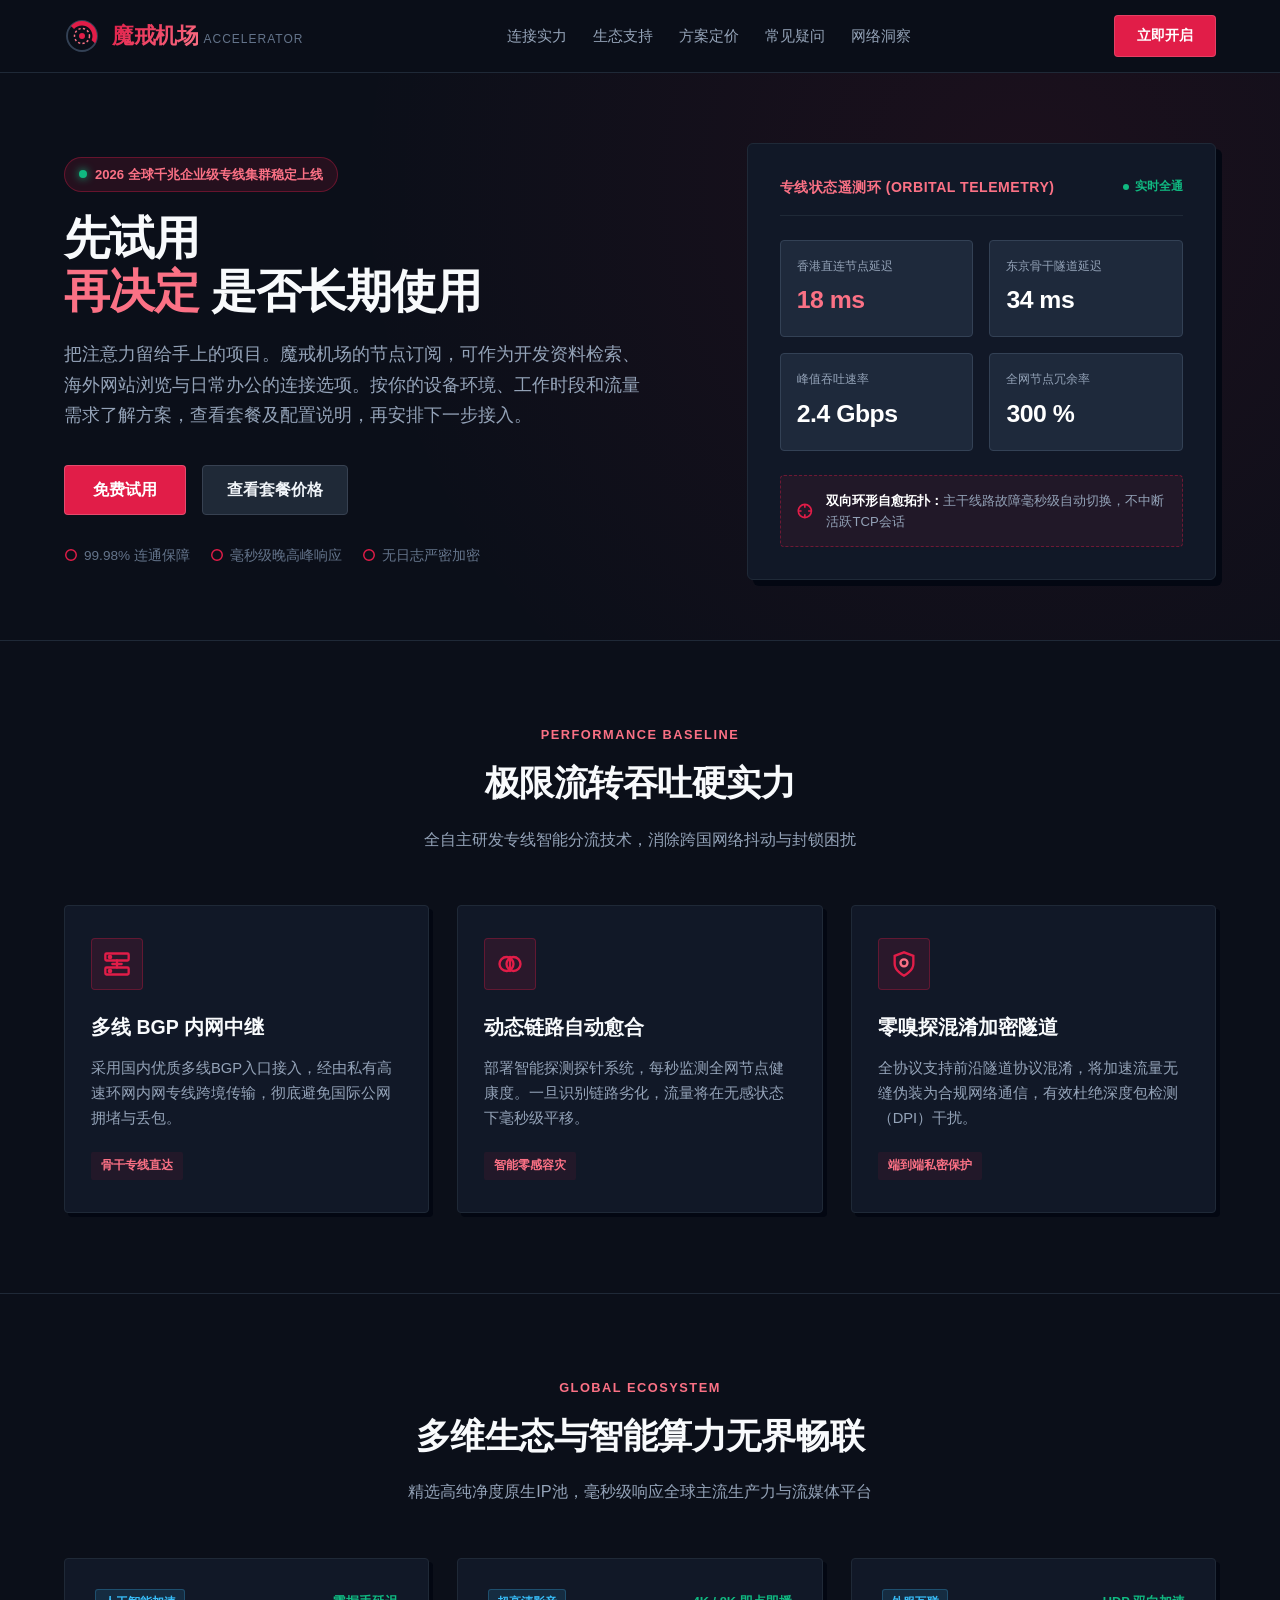
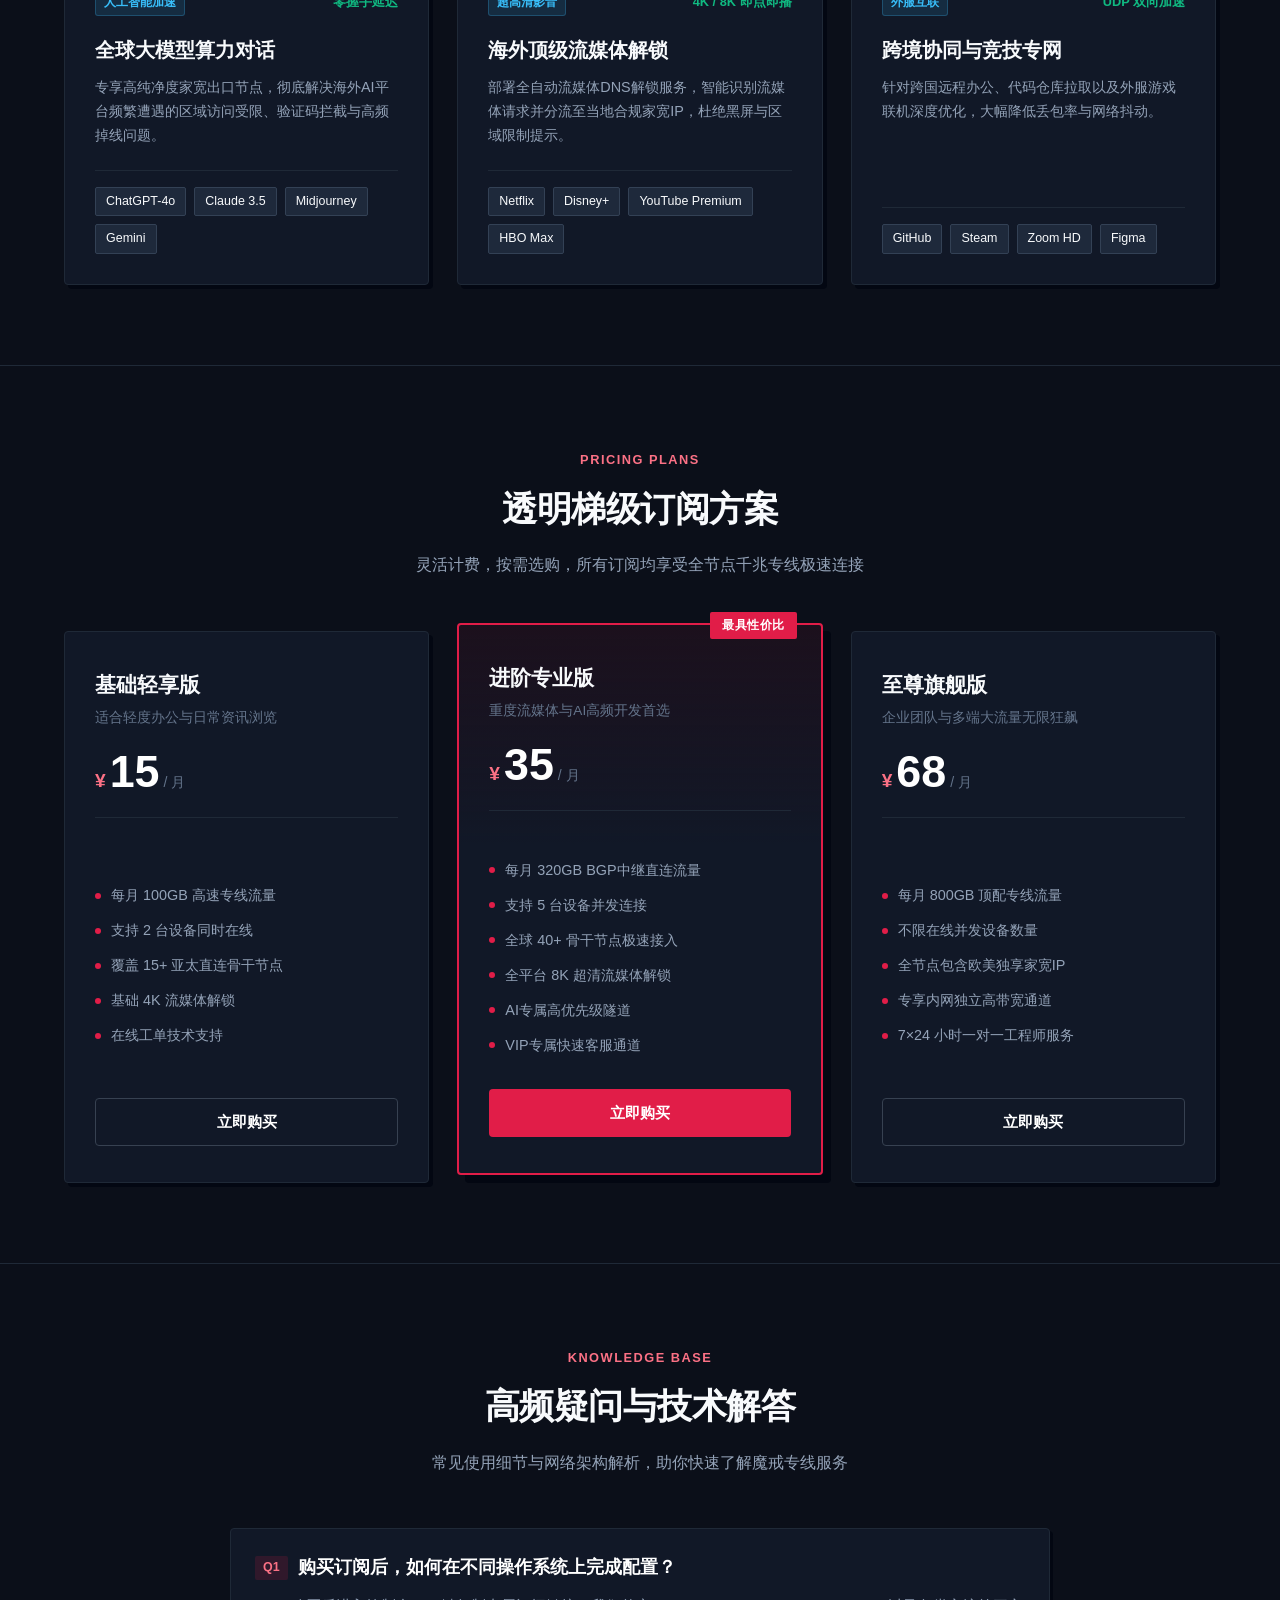
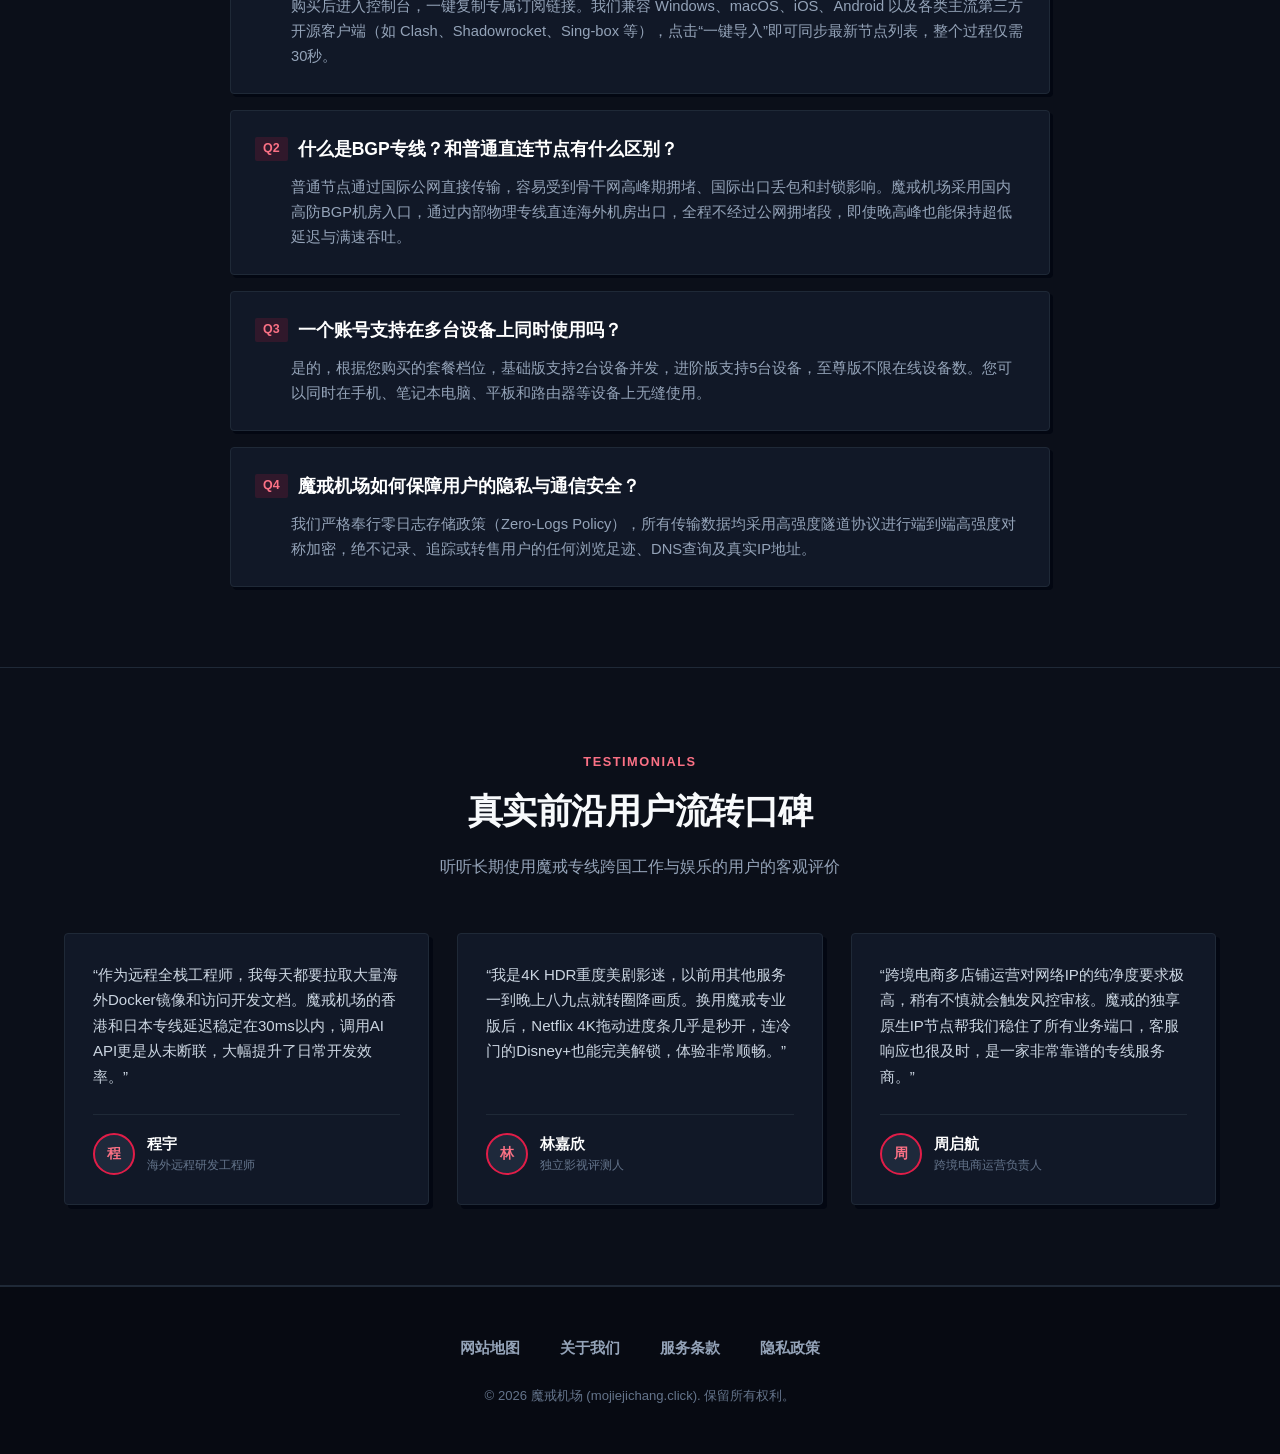
<file: index.html>
<!DOCTYPE html>

<html lang="zh-CN">
<head>
<meta charset="utf-8"/>
<meta content="width=device-width, initial-scale=1.0" name="viewport"/>
<title>魔戒机场 - 开发者与小团队的加速服务 | 免费体验与实用指南</title>
<meta content="把注意力留给手上的项目。魔戒机场的节点订阅，可作为开发资料检索、海外网站浏览与日常办公的连接选项。按你的设备环境、工作时段和流量需求了解方案，查看套餐及配置说明，再安排下一步接入。" name="description"/>
<meta content="魔戒机场, 机场推荐, 免费体验, GOPROXY, Maven镜像, 共享账号安全, HTTP状态码" name="keywords"/>
<meta content="index, follow" name="robots"/>
<link href="https://mojiejichang.click/" rel="canonical"/>
<!-- Open Graph / 社交分享元数据 -->
<meta content="website" property="og:type"/>
<meta content="https://mojiejichang.click/" property="og:url"/>
<meta content="魔戒机场 - 开发者与小团队的加速服务 | 免费体验与实用指南" property="og:title"/>
<meta content="把注意力留给手上的项目。魔戒机场的节点订阅，可作为开发资料检索、海外网站浏览与日常办公的连接选项。按你的设备环境、工作时段和流量需求了解方案，查看套餐及配置说明，再安排下一步接入。" property="og:description"/>
<meta content="魔戒机场" property="og:site_name"/>
<meta content="zh_CN" property="og:locale"/>
<!-- Twitter 卡片元数据 -->
<meta content="summary_large_image" name="twitter:card"/>
<meta content="魔戒机场 - 开发者与小团队的加速服务 | 免费体验与实用指南" name="twitter:title"/>
<meta content="把注意力留给手上的项目。魔戒机场的节点订阅，可作为开发资料检索、海外网站浏览与日常办公的连接选项。按你的设备环境、工作时段和流量需求了解方案，查看套餐及配置说明，再安排下一步接入。" name="twitter:description"/>
<!-- Schema.org JSON-LD 结构化数据 -->
<script type="application/ld+json">
  {
    "@context": "https://schema.org",
    "@type": "Product",
    "name": "魔戒机场网络加速服务",
    "description": "高性能企业级BGP中继专线网络加速服务，支持全天候晚高峰4K流媒体极速秒开、大模型API高频交互与全平台一键订阅。",
    "brand": {
      "@type": "Brand",
      "name": "魔戒机场"
    },
    "offers": {
      "@type": "AggregateOffer",
      "url": "https://ww012.twilightaff.com/#/?code=A56DH1Af",
      "priceCurrency": "CNY",
      "lowPrice": "15.00",
      "highPrice": "168.00",
      "offerCount": "3",
      "availability": "https://schema.org/InStock"
    },
    "aggregateRating": {
      "@type": "AggregateRating",
      "ratingValue": "4.9",
      "reviewCount": "1280",
      "bestRating": "5",
      "worstRating": "1"
    }
  }
  </script>
<link href="style.css" rel="stylesheet"/>
</head>
<body>
<!-- 顶部导航 -->
<header class="site-header">
<div class="container">
<nav class="nav-wrap">
<a class="logo-group" href="index.html">
<!-- 刀锋刃环与魔戒字标深度融合 SVG -->
<svg aria-label="魔戒机场品牌徽标" class="logo-ring-svg" fill="none" role="img" viewbox="0 0 48 48" xmlns="http://www.w3.org/2000/svg">
<circle cx="24" cy="24" r="20" stroke="#334155" stroke-width="2.5"></circle>
<path d="M24 4C35.0457 4 44 12.9543 44 24C44 27.5 43.1 30.8 41.5 33.6L36.8 29.5C37.6 27.8 38 25.9 38 24C38 16.268 31.732 10 24 10C19.8 10 16 11.8 13.4 14.8L9.2 10.6C12.9 6.5 18.1 4 24 4Z" fill="#E11D48"></path>
<circle cx="24" cy="24" r="10" stroke="#FB7185" stroke-dasharray="3 3" stroke-width="2"></circle>
<circle cx="24" cy="24" fill="#E11D48" r="4"></circle>
</svg>
<div>
<span class="logo-text">魔戒机场</span>
<span class="logo-sub">ACCELERATOR</span>
</div>
</a>
<ul class="nav-links">
<li><a href="#features">连接实力</a></li>
<li><a href="#ecosystem">生态支持</a></li>
<li><a href="#pricing">方案定价</a></li>
<li><a href="#faq">常见疑问</a></li>
<li><a href="insights.html">网络洞察</a></li>
</ul>
<a class="header-cta-btn" href="https://ww012.twilightaff.com/#/?code=A56DH1Af" rel="nofollow" target="_blank">
          立即开启
        </a>
</nav>
</div>
</header>
<!-- 首屏 Hero 区域 -->
<section class="hero-section">
<div class="container">
<div class="hero-grid">
<div class="hero-left">
<div class="hero-pill">
<span class="pill-dot"></span>
<span>2026 全球千兆企业级专线集群稳定上线</span>
</div>
<h1 class="hero-title">先试用<br/><span class="highlight">再决定</span> 是否长期使用</h1>
<p class="hero-subtitle">把注意力留给手上的项目。魔戒机场的节点订阅，可作为开发资料检索、海外网站浏览与日常办公的连接选项。按你的设备环境、工作时段和流量需求了解方案，查看套餐及配置说明，再安排下一步接入。</p>
<div class="hero-cta-group">
<a class="btn-primary" href="https://ww012.twilightaff.com/#/?code=A56DH1Af" rel="nofollow" target="_blank">
              免费试用
            </a>
<a class="btn-secondary" href="#pricing">查看套餐价格</a>
</div>
<div class="hero-meta-badges">
<div class="meta-item">
<svg fill="none" height="14" stroke="#E11D48" stroke-width="2.5" viewbox="0 0 24 24" width="14"><circle cx="12" cy="12" r="9"></circle></svg>
<span>99.98% 连通保障</span>
</div>
<div class="meta-item">
<svg fill="none" height="14" stroke="#E11D48" stroke-width="2.5" viewbox="0 0 24 24" width="14"><circle cx="12" cy="12" r="9"></circle></svg>
<span>毫秒级晚高峰响应</span>
</div>
<div class="meta-item">
<svg fill="none" height="14" stroke="#E11D48" stroke-width="2.5" viewbox="0 0 24 24" width="14"><circle cx="12" cy="12" r="9"></circle></svg>
<span>无日志严密加密</span>
</div>
</div>
</div>
<!-- 疾速环饰仪表板 -->
<div class="hero-gauge-box">
<div class="gauge-header">
<span class="gauge-title">专线状态遥测环 (Orbital Telemetry)</span>
<div class="gauge-live">
<span class="gauge-live-dot"></span>
<span>实时全通</span>
</div>
</div>
<div class="gauge-stat-grid">
<div class="gauge-stat-card">
<div class="stat-label">香港直连节点延迟</div>
<div class="stat-val crimson">18 ms</div>
</div>
<div class="gauge-stat-card">
<div class="stat-label">东京骨干隧道延迟</div>
<div class="stat-val">34 ms</div>
</div>
<div class="gauge-stat-card">
<div class="stat-label">峰值吞吐速率</div>
<div class="stat-val">2.4 Gbps</div>
</div>
<div class="gauge-stat-card">
<div class="stat-label">全网节点冗余率</div>
<div class="stat-val">300 %</div>
</div>
</div>
<div class="gauge-ring-banner">
<svg fill="none" height="24" stroke="#E11D48" stroke-width="2" viewbox="0 0 24 24" width="24"><circle cx="12" cy="12" r="8"></circle><path d="M12 4v4m0 8v4M4 12h4m8 0h4"></path></svg>
<div>
<strong>双向环形自愈拓扑：</strong>主干线路故障毫秒级自动切换，不中断活跃TCP会话
            </div>
</div>
</div>
</div>
</div>
</section>
<!-- 核心产品优势（3张图文卡片） -->
<section class="section-wrap" id="features">
<div class="container">
<div class="section-head">
<span class="section-tag">Performance Baseline</span>
<h2 class="section-title">极限流转吞吐硬实力</h2>
<p class="section-sub">全自主研发专线智能分流技术，消除跨国网络抖动与封锁困扰</p>
</div>
<div class="feature-grid-3">
<!-- 卡片 1 -->
<div class="feature-card">
<div class="feature-icon-box">
<!-- 定制几何环形服务器矩阵 SVG -->
<svg aria-label="多线BGP内网中继示意图" fill="none" height="28" role="img" stroke="#E11D48" stroke-linecap="round" stroke-width="2" viewbox="0 0 24 24" width="28">
<rect height="6" rx="1" width="20" x="2" y="3"></rect>
<rect height="6" rx="1" width="20" x="2" y="15"></rect>
<circle cx="6" cy="6" fill="#E11D48" r="1"></circle>
<circle cx="6" cy="18" fill="#E11D48" r="1"></circle>
<path d="M12 9v6m-4-3h8"></path>
</svg>
</div>
<h3 class="feature-card-title">多线 BGP 内网中继</h3>
<p class="feature-card-desc">
            采用国内优质多线BGP入口接入，经由私有高速环网内网专线跨境传输，彻底避免国际公网拥堵与丢包。
          </p>
<span class="feature-card-tag">骨干专线直达</span>
</div>
<!-- 卡片 2 -->
<div class="feature-card">
<div class="feature-icon-box">
<!-- 定制双环联通自愈节点 SVG -->
<svg aria-label="动态链路自动愈合示意图" fill="none" height="28" role="img" stroke="#E11D48" stroke-linecap="round" stroke-width="2" viewbox="0 0 24 24" width="28">
<circle cx="9" cy="12" r="6"></circle>
<circle cx="15" cy="12" r="6"></circle>
<path d="M12 6v12"></path>
</svg>
</div>
<h3 class="feature-card-title">动态链路自动愈合</h3>
<p class="feature-card-desc">
            部署智能探测探针系统，每秒监测全网节点健康度。一旦识别链路劣化，流量将在无感状态下毫秒级平移。
          </p>
<span class="feature-card-tag">智能零感容灾</span>
</div>
<!-- 卡片 3 -->
<div class="feature-card">
<div class="feature-icon-box">
<!-- 定制环形防护徽标 SVG -->
<svg aria-label="零嗅探混淆加密隧道示意图" fill="none" height="28" role="img" stroke="#E11D48" stroke-linecap="round" stroke-width="2" viewbox="0 0 24 24" width="28">
<path d="M12 22s8-4 8-10V5l-8-3-8 3v7c0 6 8 10 8 10z"></path>
<circle cx="12" cy="11" r="3" stroke="#FB7185"></circle>
</svg>
</div>
<h3 class="feature-card-title">零嗅探混淆加密隧道</h3>
<p class="feature-card-desc">
            全协议支持前沿隧道协议混淆，将加速流量无缝伪装为合规网络通信，有效杜绝深度包检测（DPI）干扰。
          </p>
<span class="feature-card-tag">端到端私密保护</span>
</div>
</div>
</div>
</section>
<!-- 流媒体与AI支持（3张卡片） -->
<section class="section-wrap" id="ecosystem">
<div class="container">
<div class="section-head">
<span class="section-tag">Global Ecosystem</span>
<h2 class="section-title">多维生态与智能算力无界畅联</h2>
<p class="section-sub">精选高纯净度原生IP池，毫秒级响应全球主流生产力与流媒体平台</p>
</div>
<div class="ecosystem-grid-3">
<!-- 卡片 1 -->
<div class="eco-card">
<div class="eco-top">
<div class="eco-badge-row">
<span class="eco-badge">人工智能加速</span>
<span class="eco-speed">零握手延迟</span>
</div>
<h3 class="eco-title">全球大模型算力对话</h3>
<p class="eco-desc">
              专享高纯净度家宽出口节点，彻底解决海外AI平台频繁遭遇的区域访问受限、验证码拦截与高频掉线问题。
            </p>
</div>
<div class="eco-pill-list">
<span class="eco-pill">ChatGPT-4o</span>
<span class="eco-pill">Claude 3.5</span>
<span class="eco-pill">Midjourney</span>
<span class="eco-pill">Gemini</span>
</div>
</div>
<!-- 卡片 2 -->
<div class="eco-card">
<div class="eco-top">
<div class="eco-badge-row">
<span class="eco-badge">超高清影音</span>
<span class="eco-speed">4K / 8K 即点即播</span>
</div>
<h3 class="eco-title">海外顶级流媒体解锁</h3>
<p class="eco-desc">
              部署全自动流媒体DNS解锁服务，智能识别流媒体请求并分流至当地合规家宽IP，杜绝黑屏与区域限制提示。
            </p>
</div>
<div class="eco-pill-list">
<span class="eco-pill">Netflix</span>
<span class="eco-pill">Disney+</span>
<span class="eco-pill">YouTube Premium</span>
<span class="eco-pill">HBO Max</span>
</div>
</div>
<!-- 卡片 3 -->
<div class="eco-card">
<div class="eco-top">
<div class="eco-badge-row">
<span class="eco-badge">外服互联</span>
<span class="eco-speed">UDP 双向加速</span>
</div>
<h3 class="eco-title">跨境协同与竞技专网</h3>
<p class="eco-desc">
              针对跨国远程办公、代码仓库拉取以及外服游戏联机深度优化，大幅降低丢包率与网络抖动。
            </p>
</div>
<div class="eco-pill-list">
<span class="eco-pill">GitHub</span>
<span class="eco-pill">Steam</span>
<span class="eco-pill">Zoom HD</span>
<span class="eco-pill">Figma</span>
</div>
</div>
</div>
</div>
</section>
<!-- 方案定价对比（必须3档） -->
<section class="section-wrap" id="pricing">
<div class="container">
<div class="section-head">
<span class="section-tag">Pricing Plans</span>
<h2 class="section-title">透明梯级订阅方案</h2>
<p class="section-sub">灵活计费，按需选购，所有订阅均享受全节点千兆专线极速连接</p>
</div>
<div class="pricing-grid-3">
<!-- 档位 1 -->
<div class="pricing-card">
<div class="pricing-header">
<h3 class="pricing-plan-name">基础轻享版</h3>
<p class="pricing-plan-sub">适合轻度办公与日常资讯浏览</p>
<div class="pricing-price-wrap">
<span class="price-symbol">¥</span>
<span class="price-number">15</span>
<span class="price-period">/ 月</span>
</div>
</div>
<ul class="pricing-features-list">
<li class="pricing-item"><span class="item-dot"></span><span>每月 100GB 高速专线流量</span></li>
<li class="pricing-item"><span class="item-dot"></span><span>支持 2 台设备同时在线</span></li>
<li class="pricing-item"><span class="item-dot"></span><span>覆盖 15+ 亚太直连骨干节点</span></li>
<li class="pricing-item"><span class="item-dot"></span><span>基础 4K 流媒体解锁</span></li>
<li class="pricing-item"><span class="item-dot"></span><span>在线工单技术支持</span></li>
</ul>
<a class="pricing-btn pricing-btn-outline" href="https://ww012.twilightaff.com/#/?code=A56DH1Af" rel="nofollow" target="_blank">
            立即购买
          </a>
</div>
<!-- 档位 2 (热门推荐) -->
<div class="pricing-card featured">
<span class="pricing-ribbon">最具性价比</span>
<div class="pricing-header">
<h3 class="pricing-plan-name">进阶专业版</h3>
<p class="pricing-plan-sub">重度流媒体与AI高频开发首选</p>
<div class="pricing-price-wrap">
<span class="price-symbol">¥</span>
<span class="price-number">35</span>
<span class="price-period">/ 月</span>
</div>
</div>
<ul class="pricing-features-list">
<li class="pricing-item"><span class="item-dot"></span><span>每月 320GB BGP中继直连流量</span></li>
<li class="pricing-item"><span class="item-dot"></span><span>支持 5 台设备并发连接</span></li>
<li class="pricing-item"><span class="item-dot"></span><span>全球 40+ 骨干节点极速接入</span></li>
<li class="pricing-item"><span class="item-dot"></span><span>全平台 8K 超清流媒体解锁</span></li>
<li class="pricing-item"><span class="item-dot"></span><span>AI专属高优先级隧道</span></li>
<li class="pricing-item"><span class="item-dot"></span><span>VIP专属快速客服通道</span></li>
</ul>
<a class="pricing-btn pricing-btn-primary" href="https://ww012.twilightaff.com/#/?code=A56DH1Af" rel="nofollow" target="_blank">
            立即购买
          </a>
</div>
<!-- 档位 3 -->
<div class="pricing-card">
<div class="pricing-header">
<h3 class="pricing-plan-name">至尊旗舰版</h3>
<p class="pricing-plan-sub">企业团队与多端大流量无限狂飙</p>
<div class="pricing-price-wrap">
<span class="price-symbol">¥</span>
<span class="price-number">68</span>
<span class="price-period">/ 月</span>
</div>
</div>
<ul class="pricing-features-list">
<li class="pricing-item"><span class="item-dot"></span><span>每月 800GB 顶配专线流量</span></li>
<li class="pricing-item"><span class="item-dot"></span><span>不限在线并发设备数量</span></li>
<li class="pricing-item"><span class="item-dot"></span><span>全节点包含欧美独享家宽IP</span></li>
<li class="pricing-item"><span class="item-dot"></span><span>专享内网独立高带宽通道</span></li>
<li class="pricing-item"><span class="item-dot"></span><span>7×24 小时一对一工程师服务</span></li>
</ul>
<a class="pricing-btn pricing-btn-outline" href="https://ww012.twilightaff.com/#/?code=A56DH1Af" rel="nofollow" target="_blank">
            立即购买
          </a>
</div>
</div>
</div>
</section>
<!-- 常见疑问 FAQ（4项） -->
<section class="section-wrap" id="faq">
<div class="container">
<div class="section-head">
<span class="section-tag">Knowledge Base</span>
<h2 class="section-title">高频疑问与技术解答</h2>
<p class="section-sub">常见使用细节与网络架构解析，助你快速了解魔戒专线服务</p>
</div>
<div class="faq-grid">
<div class="faq-item">
<div class="faq-q">
<span class="faq-q-badge">Q1</span>
<span>购买订阅后，如何在不同操作系统上完成配置？</span>
</div>
<p class="faq-a">
            购买后进入控制台，一键复制专属订阅链接。我们兼容 Windows、macOS、iOS、Android 以及各类主流第三方开源客户端（如 Clash、Shadowrocket、Sing-box 等），点击“一键导入”即可同步最新节点列表，整个过程仅需30秒。
          </p>
</div>
<div class="faq-item">
<div class="faq-q">
<span class="faq-q-badge">Q2</span>
<span>什么是BGP专线？和普通直连节点有什么区别？</span>
</div>
<p class="faq-a">
            普通节点通过国际公网直接传输，容易受到骨干网高峰期拥堵、国际出口丢包和封锁影响。魔戒机场采用国内高防BGP机房入口，通过内部物理专线直连海外机房出口，全程不经过公网拥堵段，即使晚高峰也能保持超低延迟与满速吞吐。
          </p>
</div>
<div class="faq-item">
<div class="faq-q">
<span class="faq-q-badge">Q3</span>
<span>一个账号支持在多台设备上同时使用吗？</span>
</div>
<p class="faq-a">
            是的，根据您购买的套餐档位，基础版支持2台设备并发，进阶版支持5台设备，至尊版不限在线设备数。您可以同时在手机、笔记本电脑、平板和路由器等设备上无缝使用。
          </p>
</div>
<div class="faq-item">
<div class="faq-q">
<span class="faq-q-badge">Q4</span>
<span>魔戒机场如何保障用户的隐私与通信安全？</span>
</div>
<p class="faq-a">
            我们严格奉行零日志存储政策（Zero-Logs Policy），所有传输数据均采用高强度隧道协议进行端到端高强度对称加密，绝不记录、追踪或转售用户的任何浏览足迹、DNS查询及真实IP地址。
          </p>
</div>
</div>
</div>
</section>
<!-- 用户口碑评价（3张卡片） -->
<section class="section-wrap">
<div class="container">
<div class="section-head">
<span class="section-tag">Testimonials</span>
<h2 class="section-title">真实前沿用户流转口碑</h2>
<p class="section-sub">听听长期使用魔戒专线跨国工作与娱乐的用户的客观评价</p>
</div>
<div class="testimonial-grid-3">
<div class="test-card">
<p class="test-quote">
            “作为远程全栈工程师，我每天都要拉取大量海外Docker镜像和访问开发文档。魔戒机场的香港和日本专线延迟稳定在30ms以内，调用AI API更是从未断联，大幅提升了日常开发效率。”
          </p>
<div class="test-author-box">
<div class="test-avatar-ring">程</div>
<div class="test-author-info">
<span class="test-name">程宇</span>
<span class="test-role">海外远程研发工程师</span>
</div>
</div>
</div>
<div class="test-card">
<p class="test-quote">
            “我是4K HDR重度美剧影迷，以前用其他服务一到晚上八九点就转圈降画质。换用魔戒专业版后，Netflix 4K拖动进度条几乎是秒开，连冷门的Disney+也能完美解锁，体验非常顺畅。”
          </p>
<div class="test-author-box">
<div class="test-avatar-ring">林</div>
<div class="test-author-info">
<span class="test-name">林嘉欣</span>
<span class="test-role">独立影视评测人</span>
</div>
</div>
</div>
<div class="test-card">
<p class="test-quote">
            “跨境电商多店铺运营对网络IP的纯净度要求极高，稍有不慎就会触发风控审核。魔戒的独享原生IP节点帮我们稳住了所有业务端口，客服响应也很及时，是一家非常靠谱的专线服务商。”
          </p>
<div class="test-author-box">
<div class="test-avatar-ring">周</div>
<div class="test-author-info">
<span class="test-name">周启航</span>
<span class="test-role">跨境电商运营负责人</span>
</div>
</div>
</div>
</div>
</div>
</section>
<!-- 页脚：严格仅展示4个标题，分别打开独立页面 -->
<footer class="site-footer">
<div class="container">
<ul class="footer-nav">
<li><a href="sitemap.html">网站地图</a></li>
<li><a href="about.html">关于我们</a></li>
<li><a href="terms.html">服务条款</a></li>
<li><a href="privacy.html">隐私政策</a></li>
</ul>
<p class="footer-copy">© 2026 魔戒机场 (mojiejichang.click). 保留所有权利。</p>
</div>
</footer>
</body>
</html>
</file>
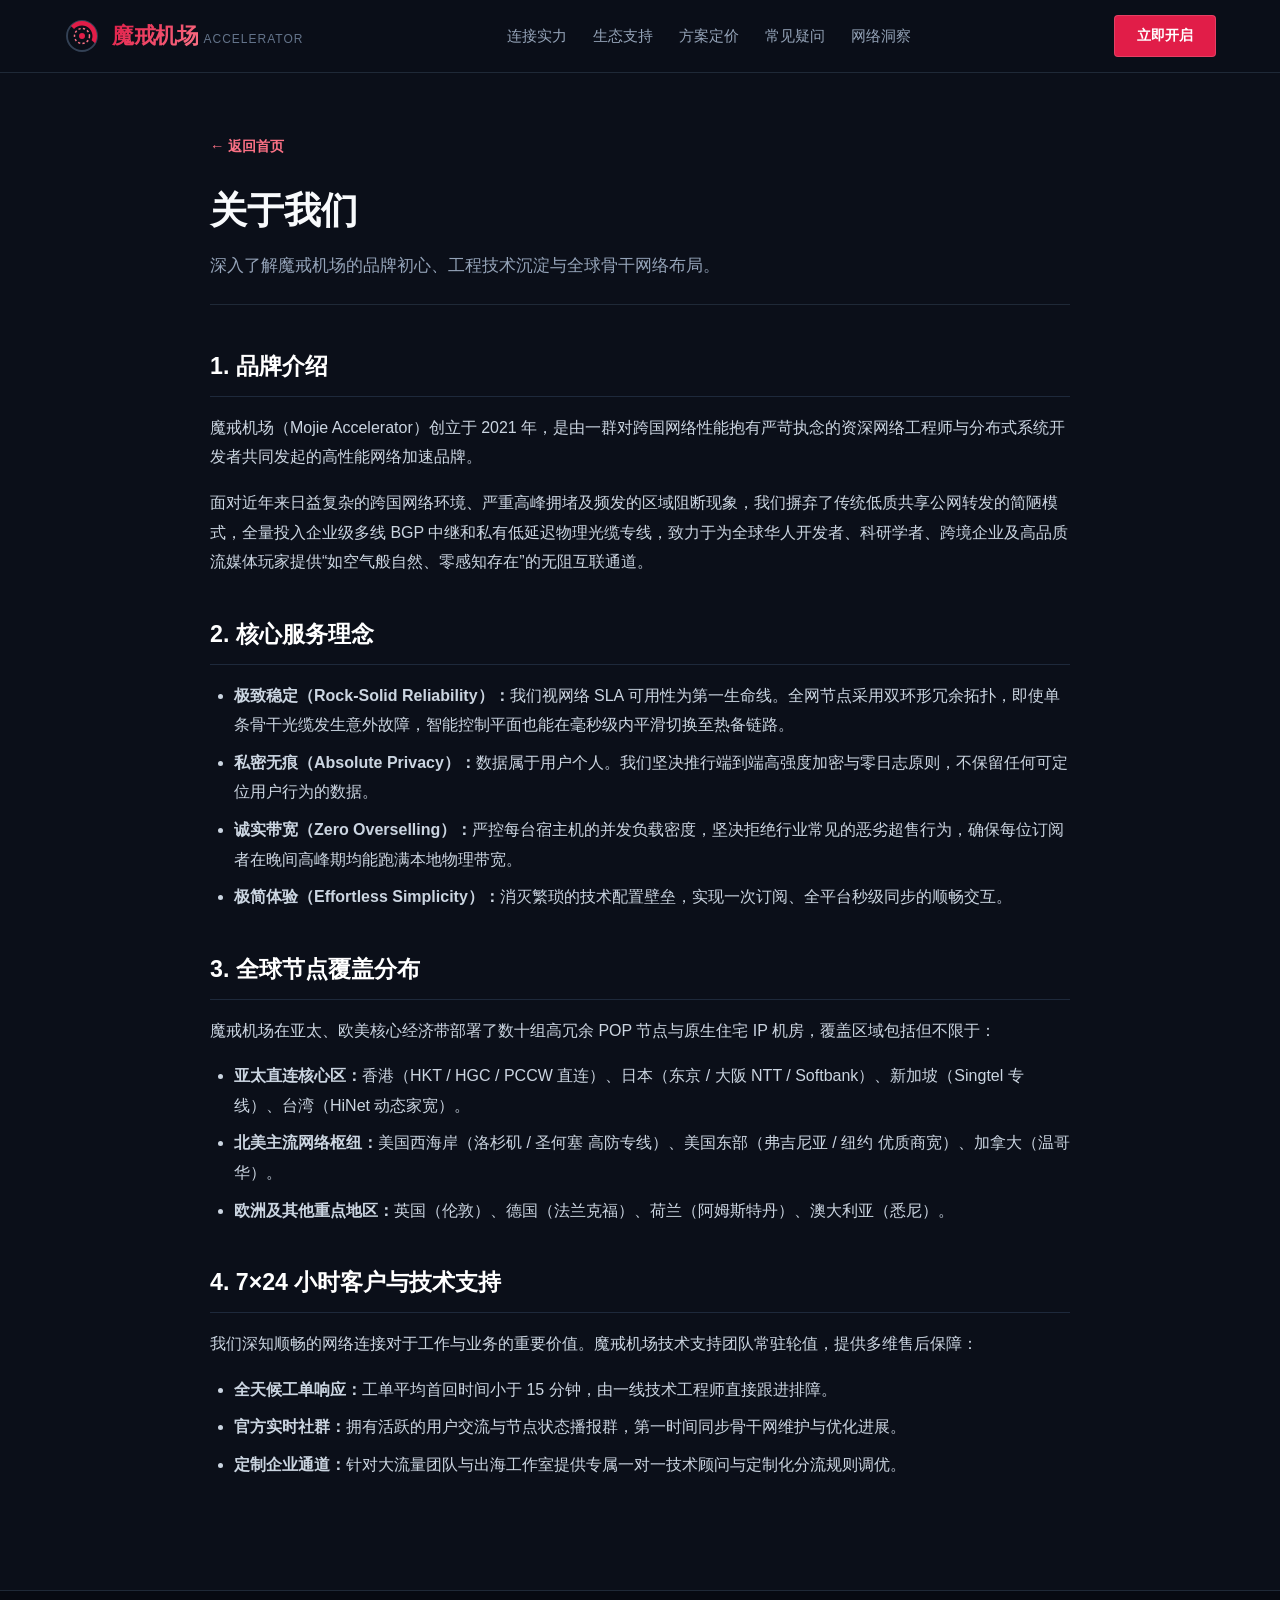
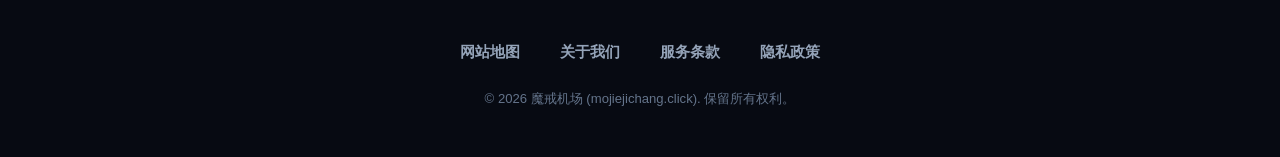
<file: about.html>
<!DOCTYPE html>
<html lang="zh-CN">
<head>
  <meta charset="UTF-8">
  <meta name="viewport" content="width=device-width, initial-scale=1.0">
  <title>关于我们 - 魔戒机场</title>
  <meta name="description" content="魔戒机场品牌介绍、网络服务理念、全球骨干节点覆盖分布及7×24小时专业客户支持团队。">
  <link rel="stylesheet" href="style.css">
</head>
<body>

  <header class="site-header">
    <div class="container">
      <nav class="nav-wrap">
        <a href="index.html" class="logo-group">
          <svg class="logo-ring-svg" viewBox="0 0 48 48" fill="none" xmlns="http://www.w3.org/2000/svg">
            <circle cx="24" cy="24" r="20" stroke="#334155" stroke-width="2.5"/>
            <path d="M24 4C35.0457 4 44 12.9543 44 24C44 27.5 43.1 30.8 41.5 33.6L36.8 29.5C37.6 27.8 38 25.9 38 24C38 16.268 31.732 10 24 10C19.8 10 16 11.8 13.4 14.8L9.2 10.6C12.9 6.5 18.1 4 24 4Z" fill="#E11D48"/>
            <circle cx="24" cy="24" r="10" stroke="#FB7185" stroke-width="2" stroke-dasharray="3 3"/>
            <circle cx="24" cy="24" r="4" fill="#E11D48"/>
          </svg>
          <div>
            <span class="logo-text">魔戒机场</span>
            <span class="logo-sub">ACCELERATOR</span>
          </div>
        </a>

        <ul class="nav-links">
          <li><a href="index.html#features">连接实力</a></li>
          <li><a href="index.html#ecosystem">生态支持</a></li>
          <li><a href="index.html#pricing">方案定价</a></li>
          <li><a href="index.html#faq">常见疑问</a></li>
          <li><a href="insights.html">网络洞察</a></li>
        </ul>

        <a href="https://ww012.twilightaff.com/#/?code=A56DH1Af" target="_blank" rel="nofollow" class="header-cta-btn">
          立即开启
        </a>
      </nav>
    </div>
  </header>

  <main class="container">
    <div class="subpage-wrap">
      <a href="index.html" class="back-home-link">← 返回首页</a>
      <div class="subpage-header">
        <h1 class="subpage-title">关于我们</h1>
        <p class="subpage-desc">深入了解魔戒机场的品牌初心、工程技术沉淀与全球骨干网络布局。</p>
      </div>

      <div class="article-content">
        <h2>1. 品牌介绍</h2>
        <p>
          魔戒机场（Mojie Accelerator）创立于 2021 年，是由一群对跨国网络性能抱有严苛执念的资深网络工程师与分布式系统开发者共同发起的高性能网络加速品牌。
        </p>
        <p>
          面对近年来日益复杂的跨国网络环境、严重高峰拥堵及频发的区域阻断现象，我们摒弃了传统低质共享公网转发的简陋模式，全量投入企业级多线 BGP 中继和私有低延迟物理光缆专线，致力于为全球华人开发者、科研学者、跨境企业及高品质流媒体玩家提供“如空气般自然、零感知存在”的无阻互联通道。
        </p>

        <h2>2. 核心服务理念</h2>
        <ul>
          <li><strong>极致稳定（Rock-Solid Reliability）：</strong>我们视网络 SLA 可用性为第一生命线。全网节点采用双环形冗余拓扑，即使单条骨干光缆发生意外故障，智能控制平面也能在毫秒级内平滑切换至热备链路。</li>
          <li><strong>私密无痕（Absolute Privacy）：</strong>数据属于用户个人。我们坚决推行端到端高强度加密与零日志原则，不保留任何可定位用户行为的数据。</li>
          <li><strong>诚实带宽（Zero Overselling）：</strong>严控每台宿主机的并发负载密度，坚决拒绝行业常见的恶劣超售行为，确保每位订阅者在晚间高峰期均能跑满本地物理带宽。</li>
          <li><strong>极简体验（Effortless Simplicity）：</strong>消灭繁琐的技术配置壁垒，实现一次订阅、全平台秒级同步的顺畅交互。</li>
        </ul>

        <h2>3. 全球节点覆盖分布</h2>
        <p>
          魔戒机场在亚太、欧美核心经济带部署了数十组高冗余 POP 节点与原生住宅 IP 机房，覆盖区域包括但不限于：
        </p>
        <ul>
          <li><strong>亚太直连核心区：</strong>香港（HKT / HGC / PCCW 直连）、日本（东京 / 大阪 NTT / Softbank）、新加坡（Singtel 专线）、台湾（HiNet 动态家宽）。</li>
          <li><strong>北美主流网络枢纽：</strong>美国西海岸（洛杉矶 / 圣何塞 高防专线）、美国东部（弗吉尼亚 / 纽约 优质商宽）、加拿大（温哥华）。</li>
          <li><strong>欧洲及其他重点地区：</strong>英国（伦敦）、德国（法兰克福）、荷兰（阿姆斯特丹）、澳大利亚（悉尼）。</li>
        </ul>

        <h2>4. 7×24 小时客户与技术支持</h2>
        <p>
          我们深知顺畅的网络连接对于工作与业务的重要价值。魔戒机场技术支持团队常驻轮值，提供多维售后保障：
        </p>
        <ul>
          <li><strong>全天候工单响应：</strong>工单平均首回时间小于 15 分钟，由一线技术工程师直接跟进排障。</li>
          <li><strong>官方实时社群：</strong>拥有活跃的用户交流与节点状态播报群，第一时间同步骨干网维护与优化进展。</li>
          <li><strong>定制企业通道：</strong>针对大流量团队与出海工作室提供专属一对一技术顾问与定制化分流规则调优。</li>
        </ul>
      </div>
    </div>
  </main>

  <footer class="site-footer">
    <div class="container">
      <ul class="footer-nav">
        <li><a href="sitemap.html">网站地图</a></li>
        <li><a href="about.html">关于我们</a></li>
        <li><a href="terms.html">服务条款</a></li>
        <li><a href="privacy.html">隐私政策</a></li>
      </ul>
      <p class="footer-copy">© 2026 魔戒机场 (mojiejichang.click). 保留所有权利。</p>
    </div>
  </footer>

</body>
</html>
</file>
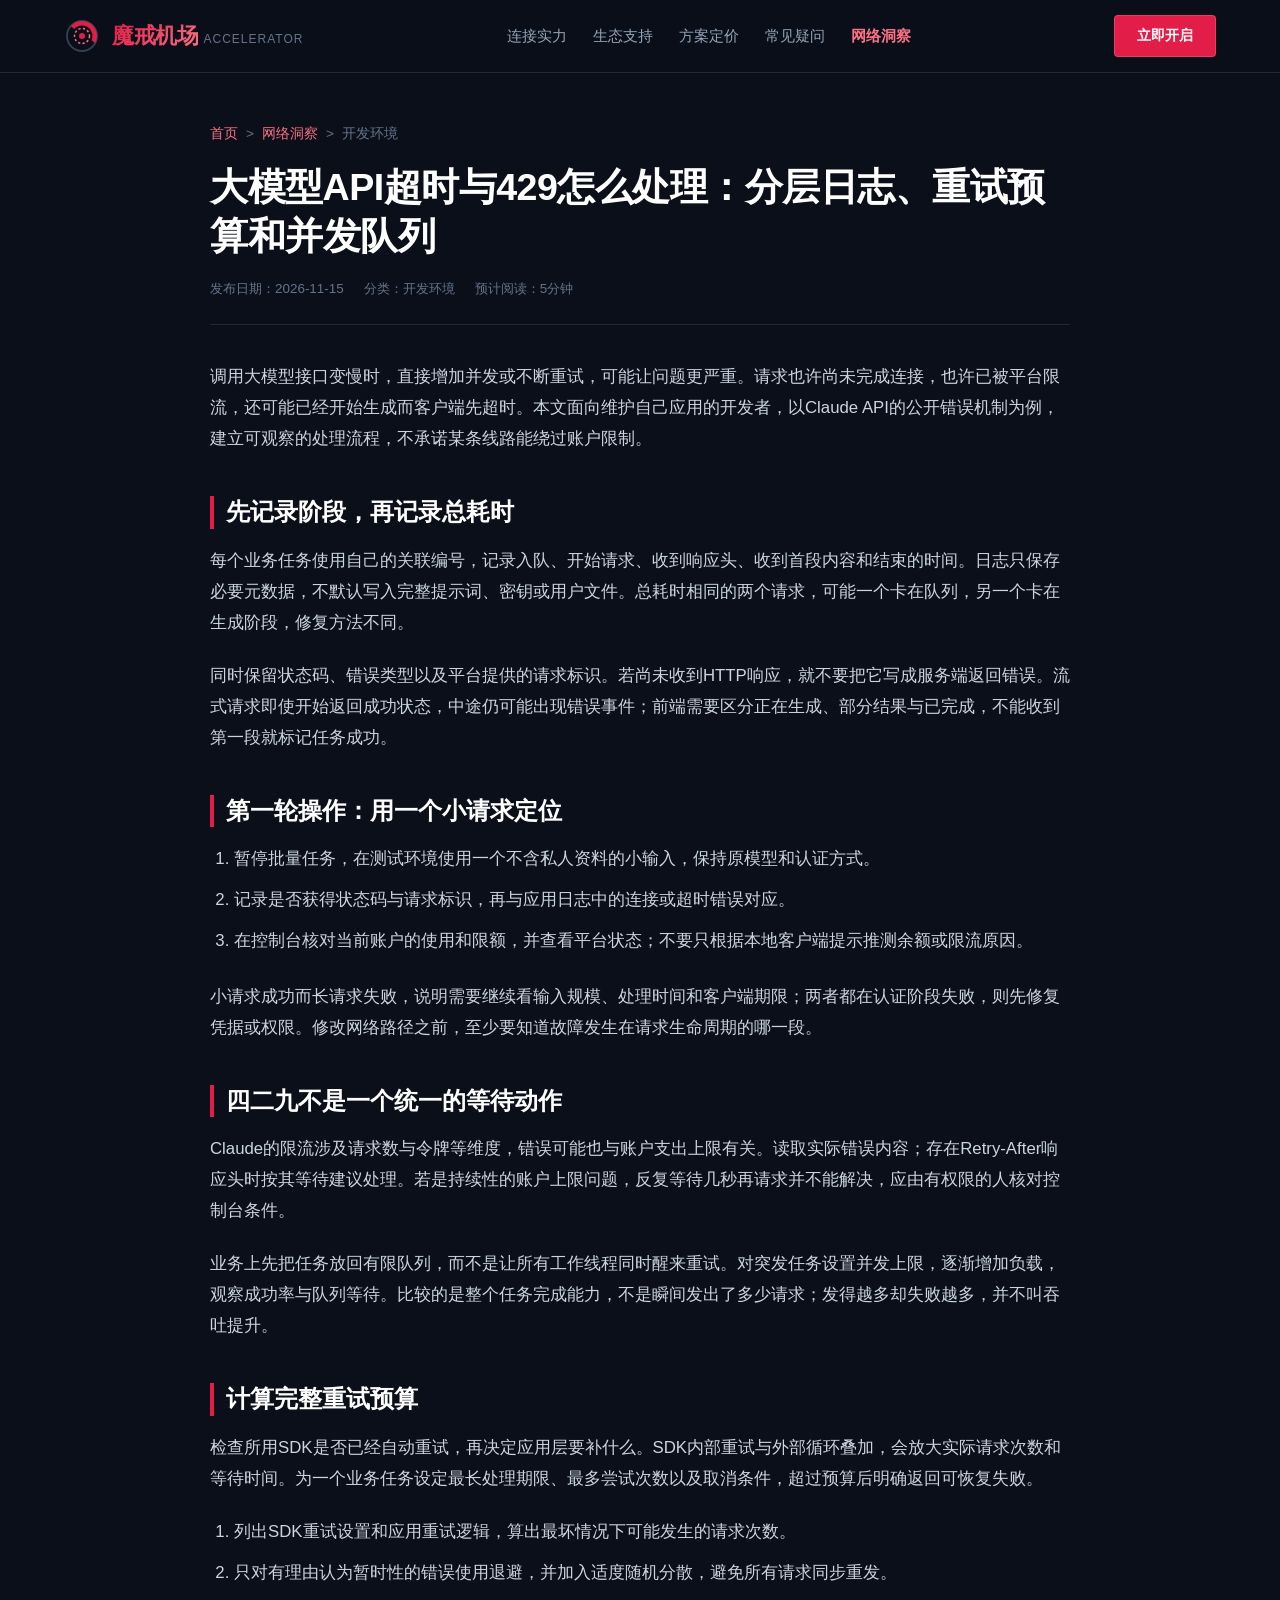
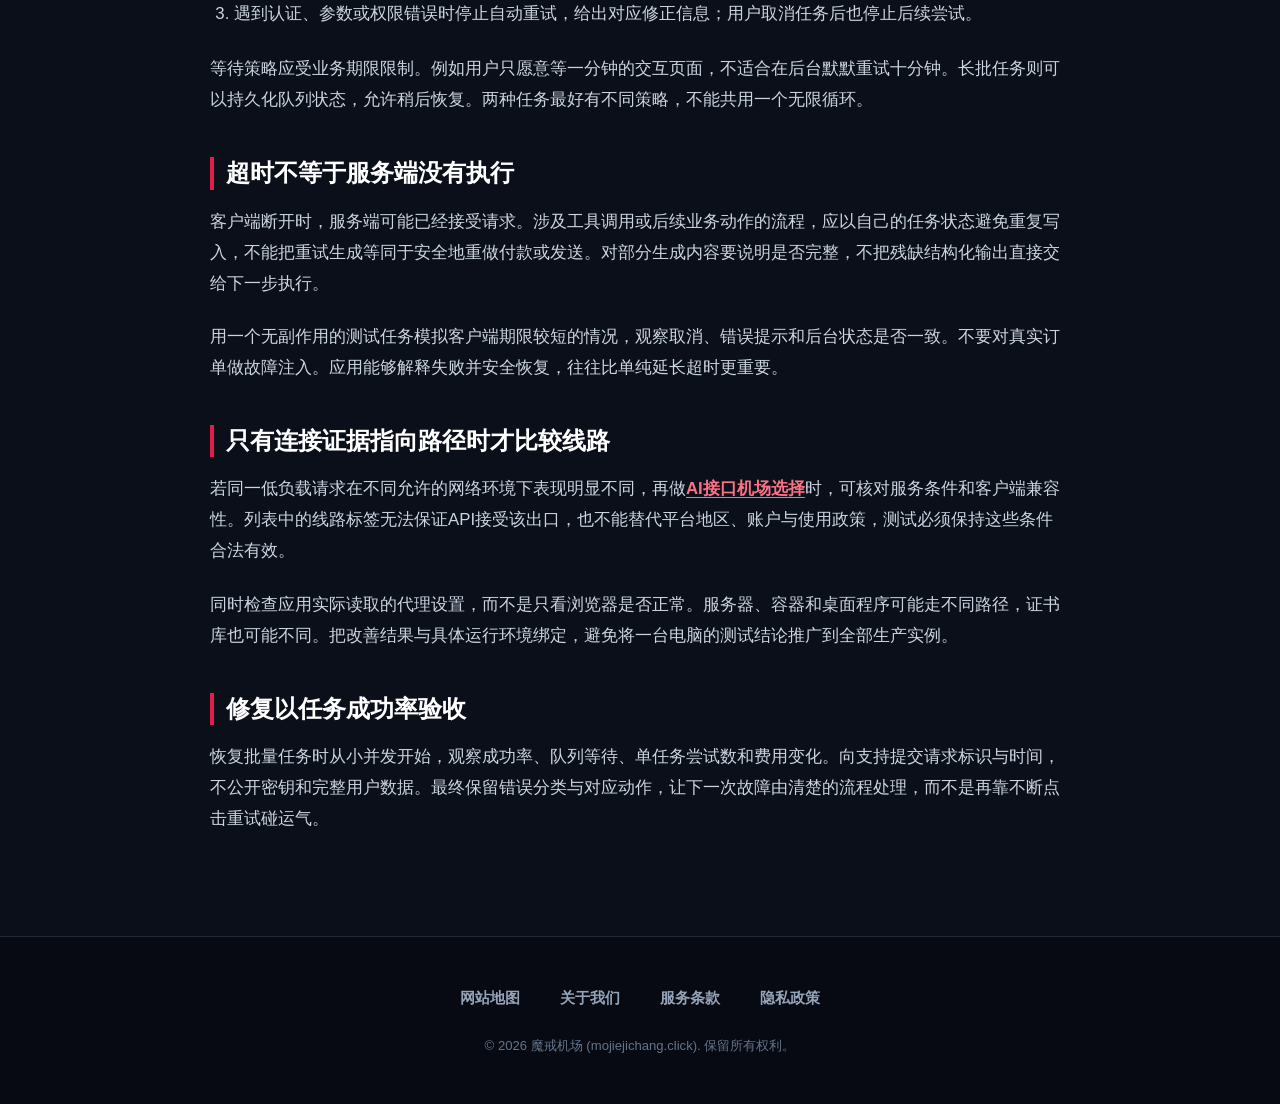
<file: ai-api-gateway-acceleration.html>
<!DOCTYPE html>

<html lang="zh-CN">
<head>
<meta charset="utf-8"/>
<meta content="width=device-width, initial-scale=1.0" name="viewport"/>
<title>大模型API超时与429怎么处理：分层日志、重试预算和并发队列</title>
<meta content="以Claude API错误与限流为例，区分请求未送达、已收到响应和流式中断，为应用建立有限重试及重复执行保护。" name="description"/>
<link href="style.css" rel="stylesheet"/>
</head>
<body>
<!-- 顶部导航 -->
<header class="site-header">
<div class="container">
<nav class="nav-wrap">
<a class="logo-group" href="index.html">
<svg class="logo-ring-svg" fill="none" viewbox="0 0 48 48" xmlns="http://www.w3.org/2000/svg">
<circle cx="24" cy="24" r="20" stroke="#334155" stroke-width="2.5"></circle>
<path d="M24 4C35.0457 4 44 12.9543 44 24C44 27.5 43.1 30.8 41.5 33.6L36.8 29.5C37.6 27.8 38 25.9 38 24C38 16.268 31.732 10 24 10C19.8 10 16 11.8 13.4 14.8L9.2 10.6C12.9 6.5 18.1 4 24 4Z" fill="#E11D48"></path>
<circle cx="24" cy="24" r="10" stroke="#FB7185" stroke-dasharray="3 3" stroke-width="2"></circle>
<circle cx="24" cy="24" fill="#E11D48" r="4"></circle>
</svg>
<div>
<span class="logo-text">魔戒机场</span>
<span class="logo-sub">ACCELERATOR</span>
</div>
</a>
<ul class="nav-links">
<li><a href="index.html#features">连接实力</a></li>
<li><a href="index.html#ecosystem">生态支持</a></li>
<li><a href="index.html#pricing">方案定价</a></li>
<li><a href="index.html#faq">常见疑问</a></li>
<li><a class="active" href="insights.html">网络洞察</a></li>
</ul>
<a class="header-cta-btn" href="https://ww012.twilightaff.com/#/?code=A56DH1Af" rel="nofollow" target="_blank">
          立即开启
        </a>
</nav>
</div>
</header>
<!-- 文章正文区域 -->
<main class="container">
<article class="article-page-wrap">
<div class="article-header">
<div class="breadcrumb-trail">
<a href="index.html">首页</a> &gt; <a href="insights.html">网络洞察</a> &gt; <span>开发环境</span>
</div>
<h1 class="article-main-title">大模型API超时与429怎么处理：分层日志、重试预算和并发队列</h1>
<div class="article-meta-bar">
<span>发布日期：2026-11-15</span> <span>分类：开发环境</span> <span>预计阅读：5分钟</span>
</div>
</div>
<div class="article-body"><div data-swc-article-body="2026-11-16"><p>调用大模型接口变慢时，直接增加并发或不断重试，可能让问题更严重。请求也许尚未完成连接，也许已被平台限流，还可能已经开始生成而客户端先超时。本文面向维护自己应用的开发者，以Claude API的公开错误机制为例，建立可观察的处理流程，不承诺某条线路能绕过账户限制。</p>
<h2>先记录阶段，再记录总耗时</h2>
<p>每个业务任务使用自己的关联编号，记录入队、开始请求、收到响应头、收到首段内容和结束的时间。日志只保存必要元数据，不默认写入完整提示词、密钥或用户文件。总耗时相同的两个请求，可能一个卡在队列，另一个卡在生成阶段，修复方法不同。</p>
<p>同时保留状态码、错误类型以及平台提供的请求标识。若尚未收到HTTP响应，就不要把它写成服务端返回错误。流式请求即使开始返回成功状态，中途仍可能出现错误事件；前端需要区分正在生成、部分结果与已完成，不能收到第一段就标记任务成功。</p>
<h2>第一轮操作：用一个小请求定位</h2>
<ol><li>暂停批量任务，在测试环境使用一个不含私人资料的小输入，保持原模型和认证方式。</li><li>记录是否获得状态码与请求标识，再与应用日志中的连接或超时错误对应。</li><li>在控制台核对当前账户的使用和限额，并查看平台状态；不要只根据本地客户端提示推测余额或限流原因。</li></ol>
<p>小请求成功而长请求失败，说明需要继续看输入规模、处理时间和客户端期限；两者都在认证阶段失败，则先修复凭据或权限。修改网络路径之前，至少要知道故障发生在请求生命周期的哪一段。</p>
<h2>四二九不是一个统一的等待动作</h2>
<p>Claude的限流涉及请求数与令牌等维度，错误可能也与账户支出上限有关。读取实际错误内容；存在Retry-After响应头时按其等待建议处理。若是持续性的账户上限问题，反复等待几秒再请求并不能解决，应由有权限的人核对控制台条件。</p>
<p>业务上先把任务放回有限队列，而不是让所有工作线程同时醒来重试。对突发任务设置并发上限，逐渐增加负载，观察成功率与队列等待。比较的是整个任务完成能力，不是瞬间发出了多少请求；发得越多却失败越多，并不叫吞吐提升。</p>
<h2>计算完整重试预算</h2>
<p>检查所用SDK是否已经自动重试，再决定应用层要补什么。SDK内部重试与外部循环叠加，会放大实际请求次数和等待时间。为一个业务任务设定最长处理期限、最多尝试次数以及取消条件，超过预算后明确返回可恢复失败。</p>
<ol><li>列出SDK重试设置和应用重试逻辑，算出最坏情况下可能发生的请求次数。</li><li>只对有理由认为暂时性的错误使用退避，并加入适度随机分散，避免所有请求同步重发。</li><li>遇到认证、参数或权限错误时停止自动重试，给出对应修正信息；用户取消任务后也停止后续尝试。</li></ol>
<p>等待策略应受业务期限限制。例如用户只愿意等一分钟的交互页面，不适合在后台默默重试十分钟。长批任务则可以持久化队列状态，允许稍后恢复。两种任务最好有不同策略，不能共用一个无限循环。</p>
<h2>超时不等于服务端没有执行</h2>
<p>客户端断开时，服务端可能已经接受请求。涉及工具调用或后续业务动作的流程，应以自己的任务状态避免重复写入，不能把重试生成等同于安全地重做付款或发送。对部分生成内容要说明是否完整，不把残缺结构化输出直接交给下一步执行。</p>
<p>用一个无副作用的测试任务模拟客户端期限较短的情况，观察取消、错误提示和后台状态是否一致。不要对真实订单做故障注入。应用能够解释失败并安全恢复，往往比单纯延长超时更重要。</p>
<h2>只有连接证据指向路径时才比较线路</h2>
<p>若同一低负载请求在不同允许的网络环境下表现明显不同，再做<a href="https://dajichang.mom/">AI接口机场选择</a>时，可核对服务条件和客户端兼容性。列表中的线路标签无法保证API接受该出口，也不能替代平台地区、账户与使用政策，测试必须保持这些条件合法有效。</p>
<p>同时检查应用实际读取的代理设置，而不是只看浏览器是否正常。服务器、容器和桌面程序可能走不同路径，证书库也可能不同。把改善结果与具体运行环境绑定，避免将一台电脑的测试结论推广到全部生产实例。</p>
<h2>修复以任务成功率验收</h2>
<p>恢复批量任务时从小并发开始，观察成功率、队列等待、单任务尝试数和费用变化。向支持提交请求标识与时间，不公开密钥和完整用户数据。最终保留错误分类与对应动作，让下一次故障由清楚的流程处理，而不是再靠不断点击重试碰运气。</p></div></div>
</article>
</main>
<!-- 页脚 -->
<footer class="site-footer">
<div class="container">
<ul class="footer-nav">
<li><a href="sitemap.html">网站地图</a></li>
<li><a href="about.html">关于我们</a></li>
<li><a href="terms.html">服务条款</a></li>
<li><a href="privacy.html">隐私政策</a></li>
</ul>
<p class="footer-copy">© 2026 魔戒机场 (mojiejichang.click). 保留所有权利。</p>
</div>
</footer>
</body>
</html>
</file>
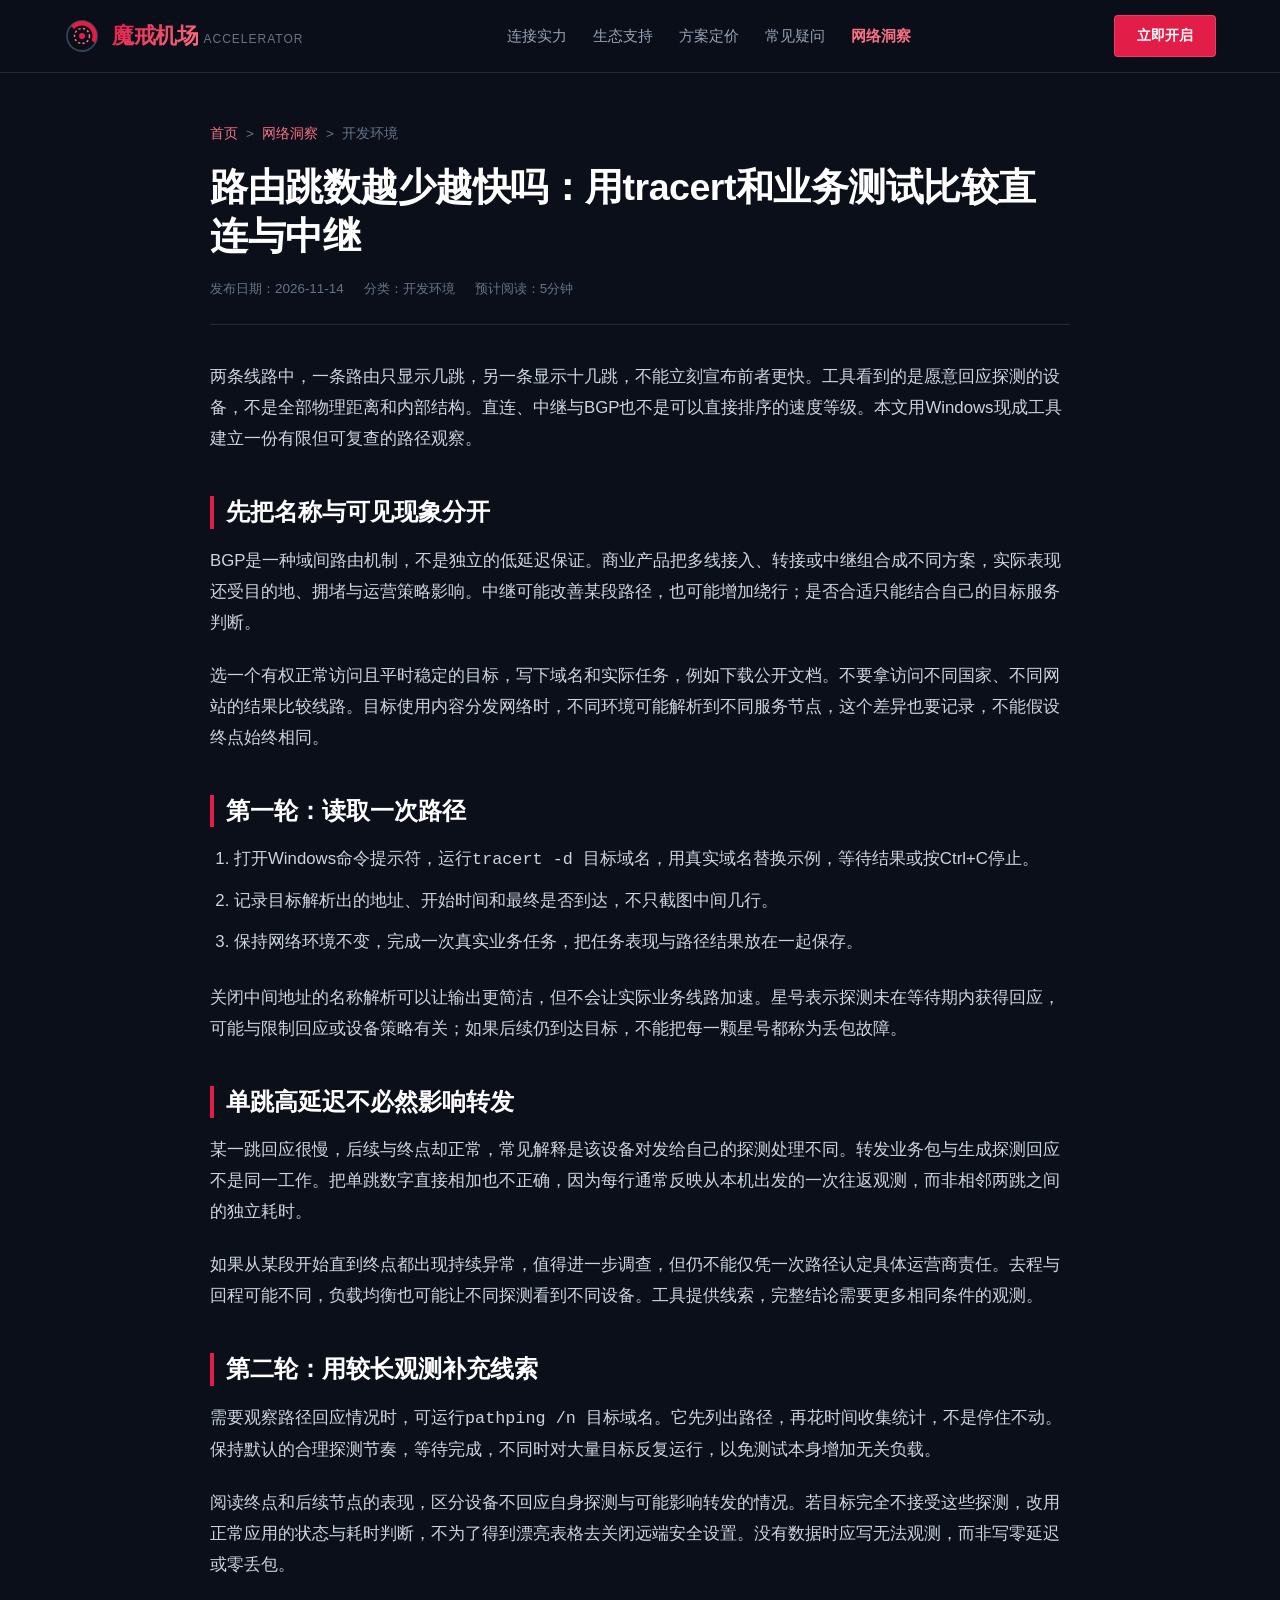
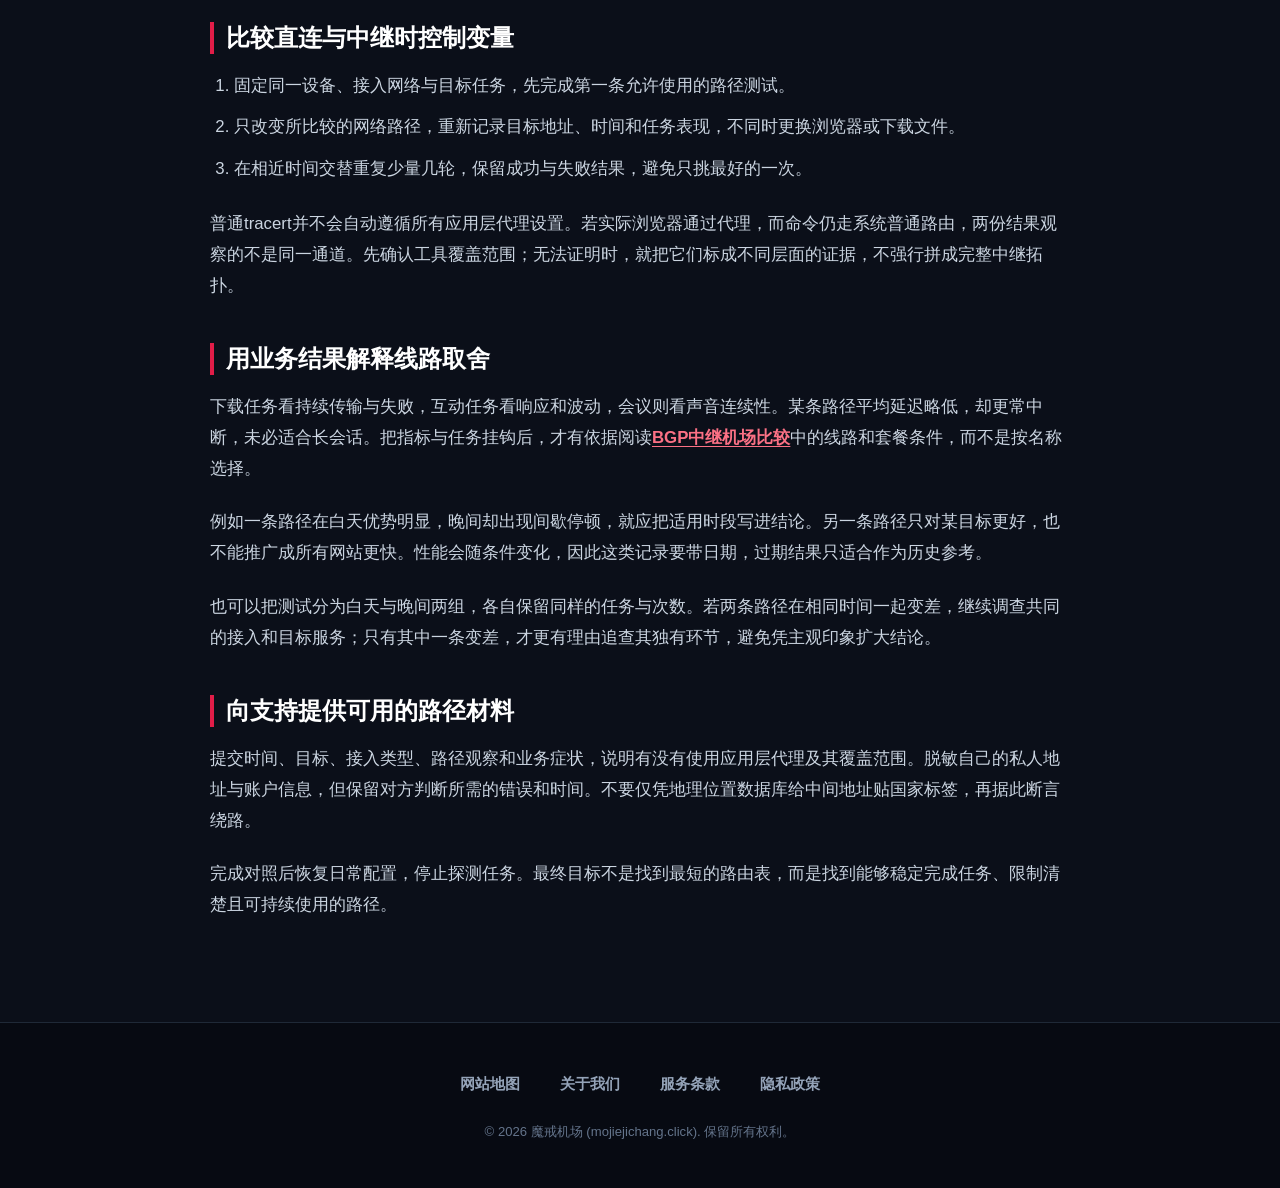
<file: bgp-transit-vs-direct-route.html>
<!DOCTYPE html>

<html lang="zh-CN">
<head>
<meta charset="utf-8"/>
<meta content="width=device-width, initial-scale=1.0" name="viewport"/>
<title>路由跳数越少越快吗：用tracert和业务测试比较直连与中继</title>
<meta content="解释路由跳数、单跳回应和端到端体验的区别，通过同条件观测比较线路，避免把BGP名称当性能保证。" name="description"/>
<link href="style.css" rel="stylesheet"/>
</head>
<body>
<!-- 顶部导航 -->
<header class="site-header">
<div class="container">
<nav class="nav-wrap">
<a class="logo-group" href="index.html">
<svg class="logo-ring-svg" fill="none" viewbox="0 0 48 48" xmlns="http://www.w3.org/2000/svg">
<circle cx="24" cy="24" r="20" stroke="#334155" stroke-width="2.5"></circle>
<path d="M24 4C35.0457 4 44 12.9543 44 24C44 27.5 43.1 30.8 41.5 33.6L36.8 29.5C37.6 27.8 38 25.9 38 24C38 16.268 31.732 10 24 10C19.8 10 16 11.8 13.4 14.8L9.2 10.6C12.9 6.5 18.1 4 24 4Z" fill="#E11D48"></path>
<circle cx="24" cy="24" r="10" stroke="#FB7185" stroke-dasharray="3 3" stroke-width="2"></circle>
<circle cx="24" cy="24" fill="#E11D48" r="4"></circle>
</svg>
<div>
<span class="logo-text">魔戒机场</span>
<span class="logo-sub">ACCELERATOR</span>
</div>
</a>
<ul class="nav-links">
<li><a href="index.html#features">连接实力</a></li>
<li><a href="index.html#ecosystem">生态支持</a></li>
<li><a href="index.html#pricing">方案定价</a></li>
<li><a href="index.html#faq">常见疑问</a></li>
<li><a class="active" href="insights.html">网络洞察</a></li>
</ul>
<a class="header-cta-btn" href="https://ww012.twilightaff.com/#/?code=A56DH1Af" rel="nofollow" target="_blank">
          立即开启
        </a>
</nav>
</div>
</header>
<!-- 文章正文区域 -->
<main class="container">
<article class="article-page-wrap">
<div class="article-header">
<div class="breadcrumb-trail">
<a href="index.html">首页</a> &gt; <a href="insights.html">网络洞察</a> &gt; <span>开发环境</span>
</div>
<h1 class="article-main-title">路由跳数越少越快吗：用tracert和业务测试比较直连与中继</h1>
<div class="article-meta-bar">
<span>发布日期：2026-11-14</span> <span>分类：开发环境</span> <span>预计阅读：5分钟</span>
</div>
</div>
<div class="article-body"><div data-swc-article-body="2026-11-16"><p>两条线路中，一条路由只显示几跳，另一条显示十几跳，不能立刻宣布前者更快。工具看到的是愿意回应探测的设备，不是全部物理距离和内部结构。直连、中继与BGP也不是可以直接排序的速度等级。本文用Windows现成工具建立一份有限但可复查的路径观察。</p>
<h2>先把名称与可见现象分开</h2>
<p>BGP是一种域间路由机制，不是独立的低延迟保证。商业产品把多线接入、转接或中继组合成不同方案，实际表现还受目的地、拥堵与运营策略影响。中继可能改善某段路径，也可能增加绕行；是否合适只能结合自己的目标服务判断。</p>
<p>选一个有权正常访问且平时稳定的目标，写下域名和实际任务，例如下载公开文档。不要拿访问不同国家、不同网站的结果比较线路。目标使用内容分发网络时，不同环境可能解析到不同服务节点，这个差异也要记录，不能假设终点始终相同。</p>
<h2>第一轮：读取一次路径</h2>
<ol><li>打开Windows命令提示符，运行<code>tracert -d 目标域名</code>，用真实域名替换示例，等待结果或按Ctrl+C停止。</li><li>记录目标解析出的地址、开始时间和最终是否到达，不只截图中间几行。</li><li>保持网络环境不变，完成一次真实业务任务，把任务表现与路径结果放在一起保存。</li></ol>
<p>关闭中间地址的名称解析可以让输出更简洁，但不会让实际业务线路加速。星号表示探测未在等待期内获得回应，可能与限制回应或设备策略有关；如果后续仍到达目标，不能把每一颗星号都称为丢包故障。</p>
<h2>单跳高延迟不必然影响转发</h2>
<p>某一跳回应很慢，后续与终点却正常，常见解释是该设备对发给自己的探测处理不同。转发业务包与生成探测回应不是同一工作。把单跳数字直接相加也不正确，因为每行通常反映从本机出发的一次往返观测，而非相邻两跳之间的独立耗时。</p>
<p>如果从某段开始直到终点都出现持续异常，值得进一步调查，但仍不能仅凭一次路径认定具体运营商责任。去程与回程可能不同，负载均衡也可能让不同探测看到不同设备。工具提供线索，完整结论需要更多相同条件的观测。</p>
<h2>第二轮：用较长观测补充线索</h2>
<p>需要观察路径回应情况时，可运行<code>pathping /n 目标域名</code>。它先列出路径，再花时间收集统计，不是停住不动。保持默认的合理探测节奏，等待完成，不同时对大量目标反复运行，以免测试本身增加无关负载。</p>
<p>阅读终点和后续节点的表现，区分设备不回应自身探测与可能影响转发的情况。若目标完全不接受这些探测，改用正常应用的状态与耗时判断，不为了得到漂亮表格去关闭远端安全设置。没有数据时应写无法观测，而非写零延迟或零丢包。</p>
<h2>比较直连与中继时控制变量</h2>
<ol><li>固定同一设备、接入网络与目标任务，先完成第一条允许使用的路径测试。</li><li>只改变所比较的网络路径，重新记录目标地址、时间和任务表现，不同时更换浏览器或下载文件。</li><li>在相近时间交替重复少量几轮，保留成功与失败结果，避免只挑最好的一次。</li></ol>
<p>普通tracert并不会自动遵循所有应用层代理设置。若实际浏览器通过代理，而命令仍走系统普通路由，两份结果观察的不是同一通道。先确认工具覆盖范围；无法证明时，就把它们标成不同层面的证据，不强行拼成完整中继拓扑。</p>
<h2>用业务结果解释线路取舍</h2>
<p>下载任务看持续传输与失败，互动任务看响应和波动，会议则看声音连续性。某条路径平均延迟略低，却更常中断，未必适合长会话。把指标与任务挂钩后，才有依据阅读<a href="https://dajichang.mom/">BGP中继机场比较</a>中的线路和套餐条件，而不是按名称选择。</p>
<p>例如一条路径在白天优势明显，晚间却出现间歇停顿，就应把适用时段写进结论。另一条路径只对某目标更好，也不能推广成所有网站更快。性能会随条件变化，因此这类记录要带日期，过期结果只适合作为历史参考。</p>
<p>也可以把测试分为白天与晚间两组，各自保留同样的任务与次数。若两条路径在相同时间一起变差，继续调查共同的接入和目标服务；只有其中一条变差，才更有理由追查其独有环节，避免凭主观印象扩大结论。</p><h2>向支持提供可用的路径材料</h2>
<p>提交时间、目标、接入类型、路径观察和业务症状，说明有没有使用应用层代理及其覆盖范围。脱敏自己的私人地址与账户信息，但保留对方判断所需的错误和时间。不要仅凭地理位置数据库给中间地址贴国家标签，再据此断言绕路。</p>
<p>完成对照后恢复日常配置，停止探测任务。最终目标不是找到最短的路由表，而是找到能够稳定完成任务、限制清楚且可持续使用的路径。</p></div></div>
</article>
</main>
<!-- 页脚 -->
<footer class="site-footer">
<div class="container">
<ul class="footer-nav">
<li><a href="sitemap.html">网站地图</a></li>
<li><a href="about.html">关于我们</a></li>
<li><a href="terms.html">服务条款</a></li>
<li><a href="privacy.html">隐私政策</a></li>
</ul>
<p class="footer-copy">© 2026 魔戒机场 (mojiejichang.click). 保留所有权利。</p>
</div>
</footer>
</body>
</html>
</file>
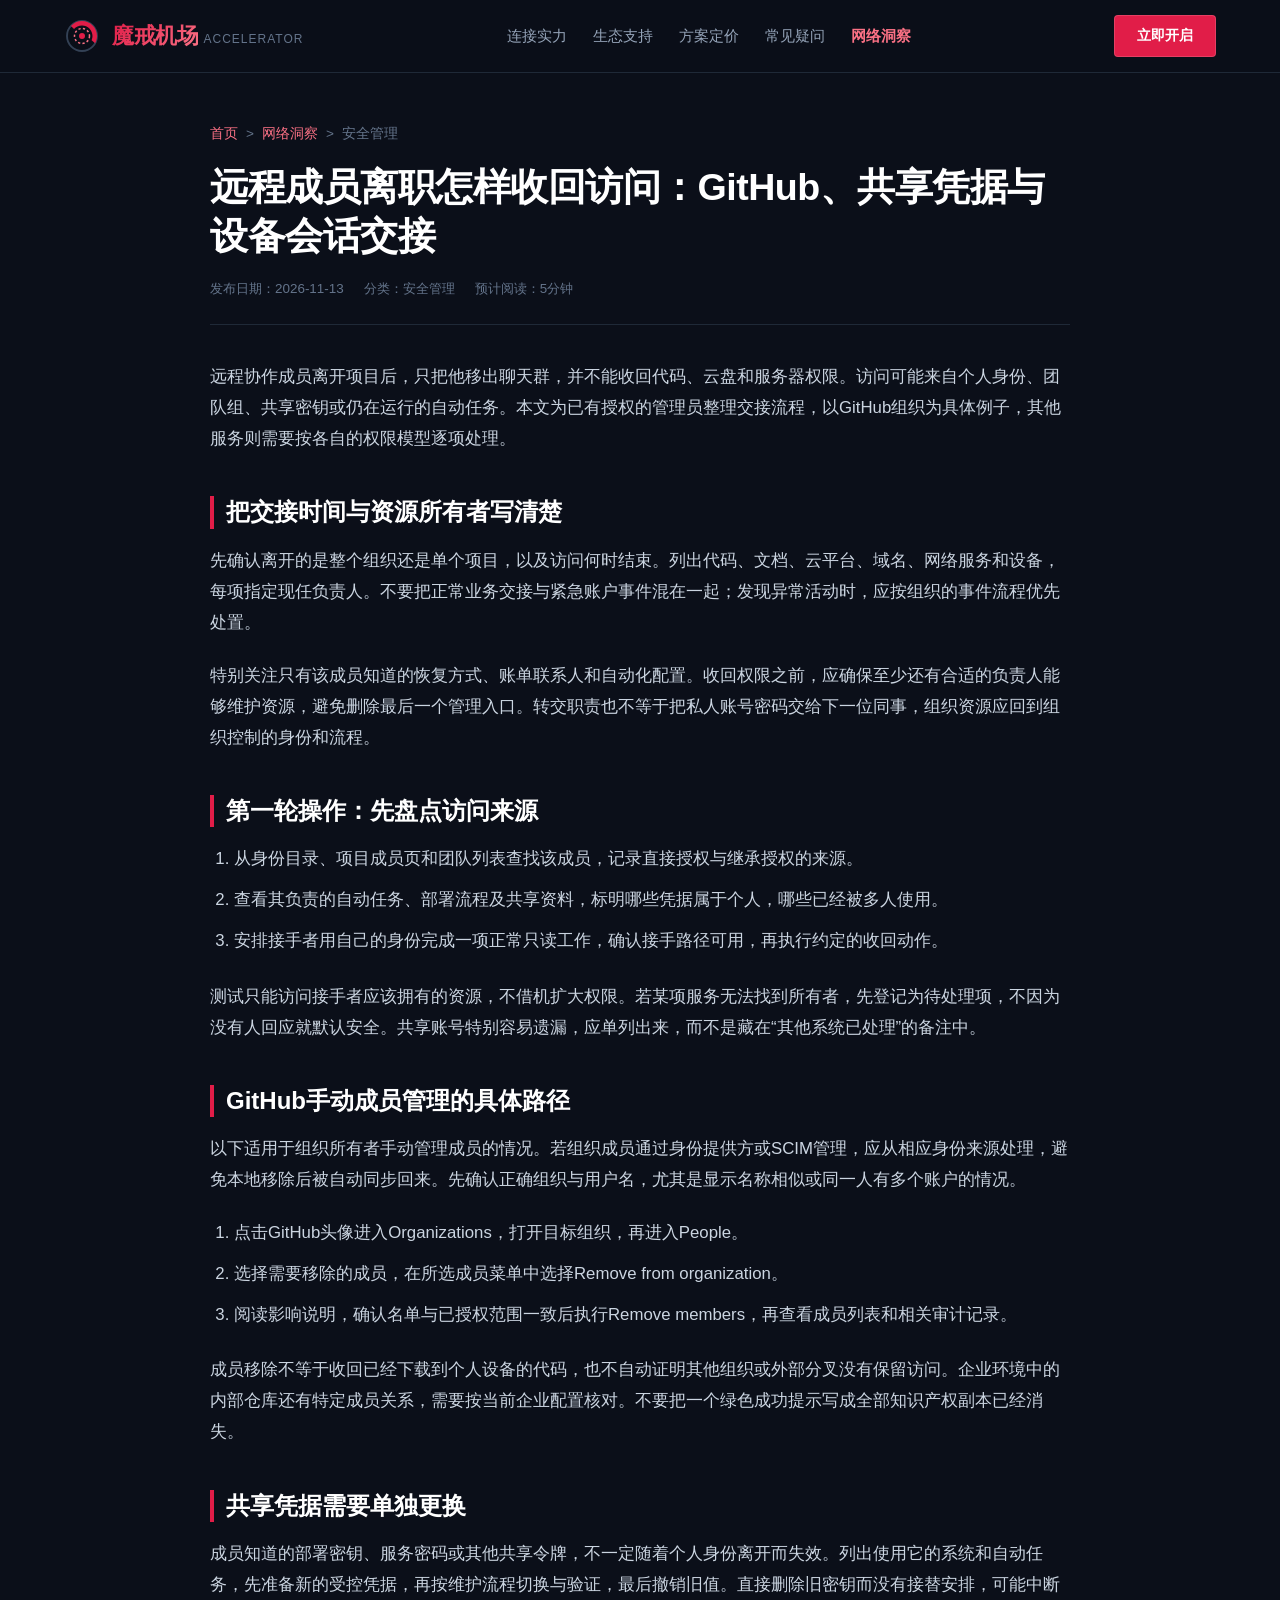
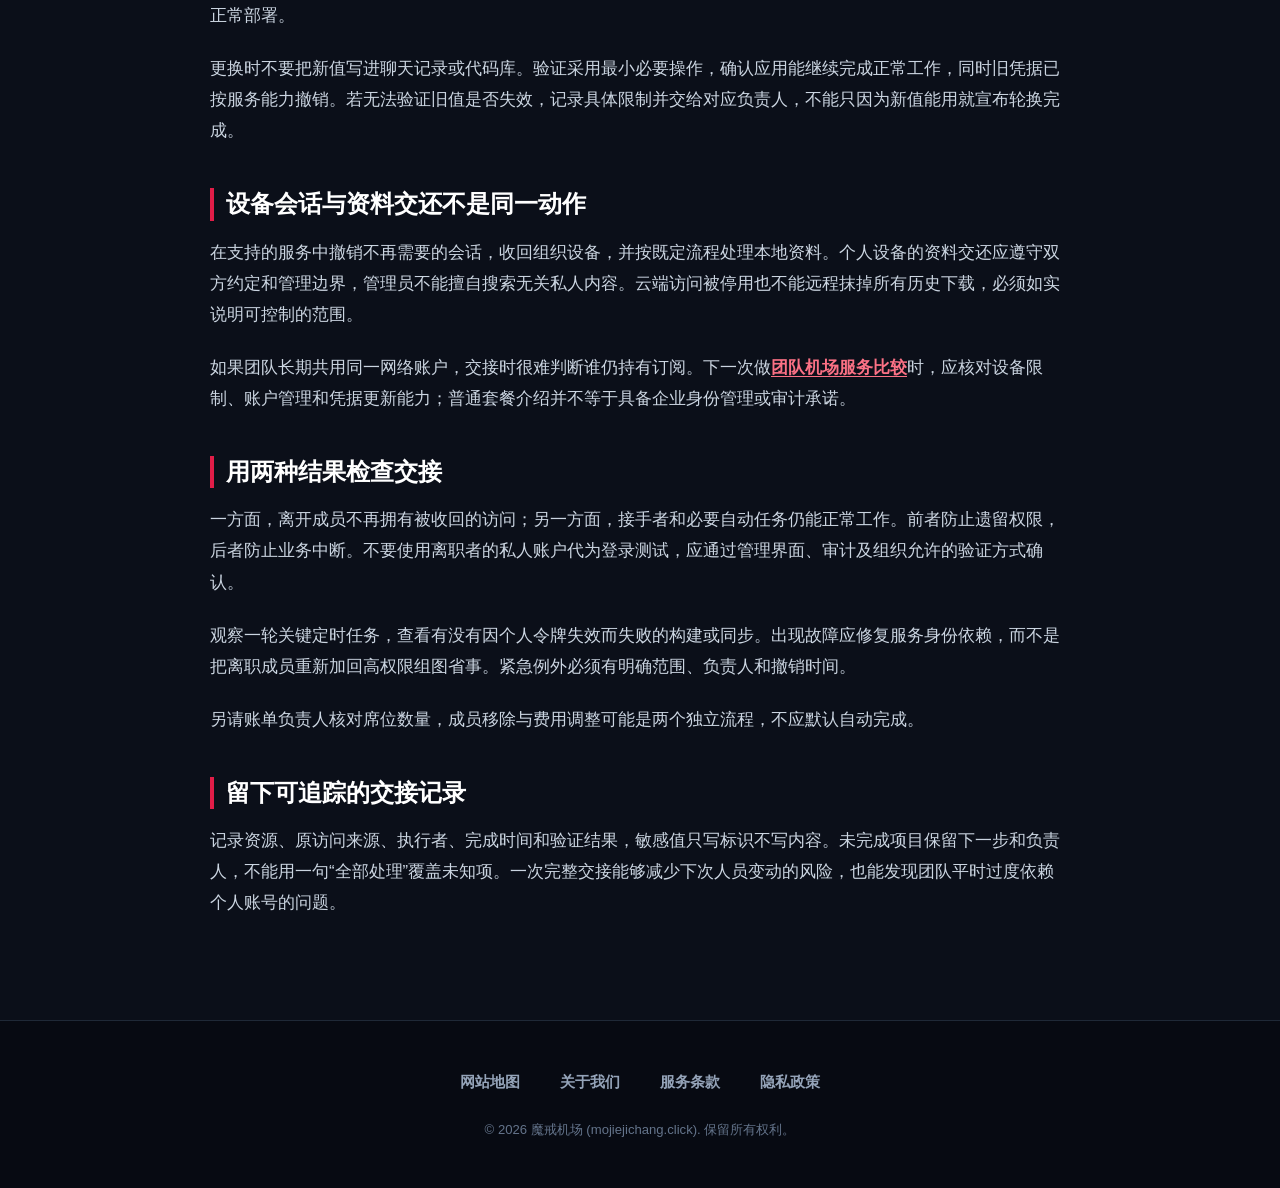
<file: cross-border-team-network-security.html>
<!DOCTYPE html>

<html lang="zh-CN">
<head>
<meta charset="utf-8"/>
<meta content="width=device-width, initial-scale=1.0" name="viewport"/>
<title>远程成员离职怎样收回访问：GitHub、共享凭据与设备会话交接</title>
<meta content="以GitHub组织成员为例建立离职访问交接，分别处理身份权限、共享密钥、自动任务和已下载资料。" name="description"/>
<link href="style.css" rel="stylesheet"/>
</head>
<body>
<!-- 顶部导航 -->
<header class="site-header">
<div class="container">
<nav class="nav-wrap">
<a class="logo-group" href="index.html">
<svg class="logo-ring-svg" fill="none" viewbox="0 0 48 48" xmlns="http://www.w3.org/2000/svg">
<circle cx="24" cy="24" r="20" stroke="#334155" stroke-width="2.5"></circle>
<path d="M24 4C35.0457 4 44 12.9543 44 24C44 27.5 43.1 30.8 41.5 33.6L36.8 29.5C37.6 27.8 38 25.9 38 24C38 16.268 31.732 10 24 10C19.8 10 16 11.8 13.4 14.8L9.2 10.6C12.9 6.5 18.1 4 24 4Z" fill="#E11D48"></path>
<circle cx="24" cy="24" r="10" stroke="#FB7185" stroke-dasharray="3 3" stroke-width="2"></circle>
<circle cx="24" cy="24" fill="#E11D48" r="4"></circle>
</svg>
<div>
<span class="logo-text">魔戒机场</span>
<span class="logo-sub">ACCELERATOR</span>
</div>
</a>
<ul class="nav-links">
<li><a href="index.html#features">连接实力</a></li>
<li><a href="index.html#ecosystem">生态支持</a></li>
<li><a href="index.html#pricing">方案定价</a></li>
<li><a href="index.html#faq">常见疑问</a></li>
<li><a class="active" href="insights.html">网络洞察</a></li>
</ul>
<a class="header-cta-btn" href="https://ww012.twilightaff.com/#/?code=A56DH1Af" rel="nofollow" target="_blank">
          立即开启
        </a>
</nav>
</div>
</header>
<!-- 文章正文区域 -->
<main class="container">
<article class="article-page-wrap">
<div class="article-header">
<div class="breadcrumb-trail">
<a href="index.html">首页</a> &gt; <a href="insights.html">网络洞察</a> &gt; <span>安全管理</span>
</div>
<h1 class="article-main-title">远程成员离职怎样收回访问：GitHub、共享凭据与设备会话交接</h1>
<div class="article-meta-bar">
<span>发布日期：2026-11-13</span> <span>分类：安全管理</span> <span>预计阅读：5分钟</span>
</div>
</div>
<div class="article-body"><div data-swc-article-body="2026-11-16"><p>远程协作成员离开项目后，只把他移出聊天群，并不能收回代码、云盘和服务器权限。访问可能来自个人身份、团队组、共享密钥或仍在运行的自动任务。本文为已有授权的管理员整理交接流程，以GitHub组织为具体例子，其他服务则需要按各自的权限模型逐项处理。</p>
<h2>把交接时间与资源所有者写清楚</h2>
<p>先确认离开的是整个组织还是单个项目，以及访问何时结束。列出代码、文档、云平台、域名、网络服务和设备，每项指定现任负责人。不要把正常业务交接与紧急账户事件混在一起；发现异常活动时，应按组织的事件流程优先处置。</p>
<p>特别关注只有该成员知道的恢复方式、账单联系人和自动化配置。收回权限之前，应确保至少还有合适的负责人能够维护资源，避免删除最后一个管理入口。转交职责也不等于把私人账号密码交给下一位同事，组织资源应回到组织控制的身份和流程。</p>
<h2>第一轮操作：先盘点访问来源</h2>
<ol><li>从身份目录、项目成员页和团队列表查找该成员，记录直接授权与继承授权的来源。</li><li>查看其负责的自动任务、部署流程及共享资料，标明哪些凭据属于个人，哪些已经被多人使用。</li><li>安排接手者用自己的身份完成一项正常只读工作，确认接手路径可用，再执行约定的收回动作。</li></ol>
<p>测试只能访问接手者应该拥有的资源，不借机扩大权限。若某项服务无法找到所有者，先登记为待处理项，不因为没有人回应就默认安全。共享账号特别容易遗漏，应单列出来，而不是藏在“其他系统已处理”的备注中。</p>
<h2>GitHub手动成员管理的具体路径</h2>
<p>以下适用于组织所有者手动管理成员的情况。若组织成员通过身份提供方或SCIM管理，应从相应身份来源处理，避免本地移除后被自动同步回来。先确认正确组织与用户名，尤其是显示名称相似或同一人有多个账户的情况。</p>
<ol><li>点击GitHub头像进入Organizations，打开目标组织，再进入People。</li><li>选择需要移除的成员，在所选成员菜单中选择Remove from organization。</li><li>阅读影响说明，确认名单与已授权范围一致后执行Remove members，再查看成员列表和相关审计记录。</li></ol>
<p>成员移除不等于收回已经下载到个人设备的代码，也不自动证明其他组织或外部分叉没有保留访问。企业环境中的内部仓库还有特定成员关系，需要按当前企业配置核对。不要把一个绿色成功提示写成全部知识产权副本已经消失。</p>
<h2>共享凭据需要单独更换</h2>
<p>成员知道的部署密钥、服务密码或其他共享令牌，不一定随着个人身份离开而失效。列出使用它的系统和自动任务，先准备新的受控凭据，再按维护流程切换与验证，最后撤销旧值。直接删除旧密钥而没有接替安排，可能中断正常部署。</p>
<p>更换时不要把新值写进聊天记录或代码库。验证采用最小必要操作，确认应用能继续完成正常工作，同时旧凭据已按服务能力撤销。若无法验证旧值是否失效，记录具体限制并交给对应负责人，不能只因为新值能用就宣布轮换完成。</p>
<h2>设备会话与资料交还不是同一动作</h2>
<p>在支持的服务中撤销不再需要的会话，收回组织设备，并按既定流程处理本地资料。个人设备的资料交还应遵守双方约定和管理边界，管理员不能擅自搜索无关私人内容。云端访问被停用也不能远程抹掉所有历史下载，必须如实说明可控制的范围。</p>
<p>如果团队长期共用同一网络账户，交接时很难判断谁仍持有订阅。下一次做<a href="https://dajichang.mom/">团队机场服务比较</a>时，应核对设备限制、账户管理和凭据更新能力；普通套餐介绍并不等于具备企业身份管理或审计承诺。</p>
<h2>用两种结果检查交接</h2>
<p>一方面，离开成员不再拥有被收回的访问；另一方面，接手者和必要自动任务仍能正常工作。前者防止遗留权限，后者防止业务中断。不要使用离职者的私人账户代为登录测试，应通过管理界面、审计及组织允许的验证方式确认。</p>
<p>观察一轮关键定时任务，查看有没有因个人令牌失效而失败的构建或同步。出现故障应修复服务身份依赖，而不是把离职成员重新加回高权限组图省事。紧急例外必须有明确范围、负责人和撤销时间。</p>
<p>另请账单负责人核对席位数量，成员移除与费用调整可能是两个独立流程，不应默认自动完成。</p><h2>留下可追踪的交接记录</h2>
<p>记录资源、原访问来源、执行者、完成时间和验证结果，敏感值只写标识不写内容。未完成项目保留下一步和负责人，不能用一句“全部处理”覆盖未知项。一次完整交接能够减少下次人员变动的风险，也能发现团队平时过度依赖个人账号的问题。</p></div></div>
</article>
</main>
<!-- 页脚 -->
<footer class="site-footer">
<div class="container">
<ul class="footer-nav">
<li><a href="sitemap.html">网站地图</a></li>
<li><a href="about.html">关于我们</a></li>
<li><a href="terms.html">服务条款</a></li>
<li><a href="privacy.html">隐私政策</a></li>
</ul>
<p class="footer-copy">© 2026 魔戒机场 (mojiejichang.click). 保留所有权利。</p>
</div>
</footer>
</body>
</html>
</file>
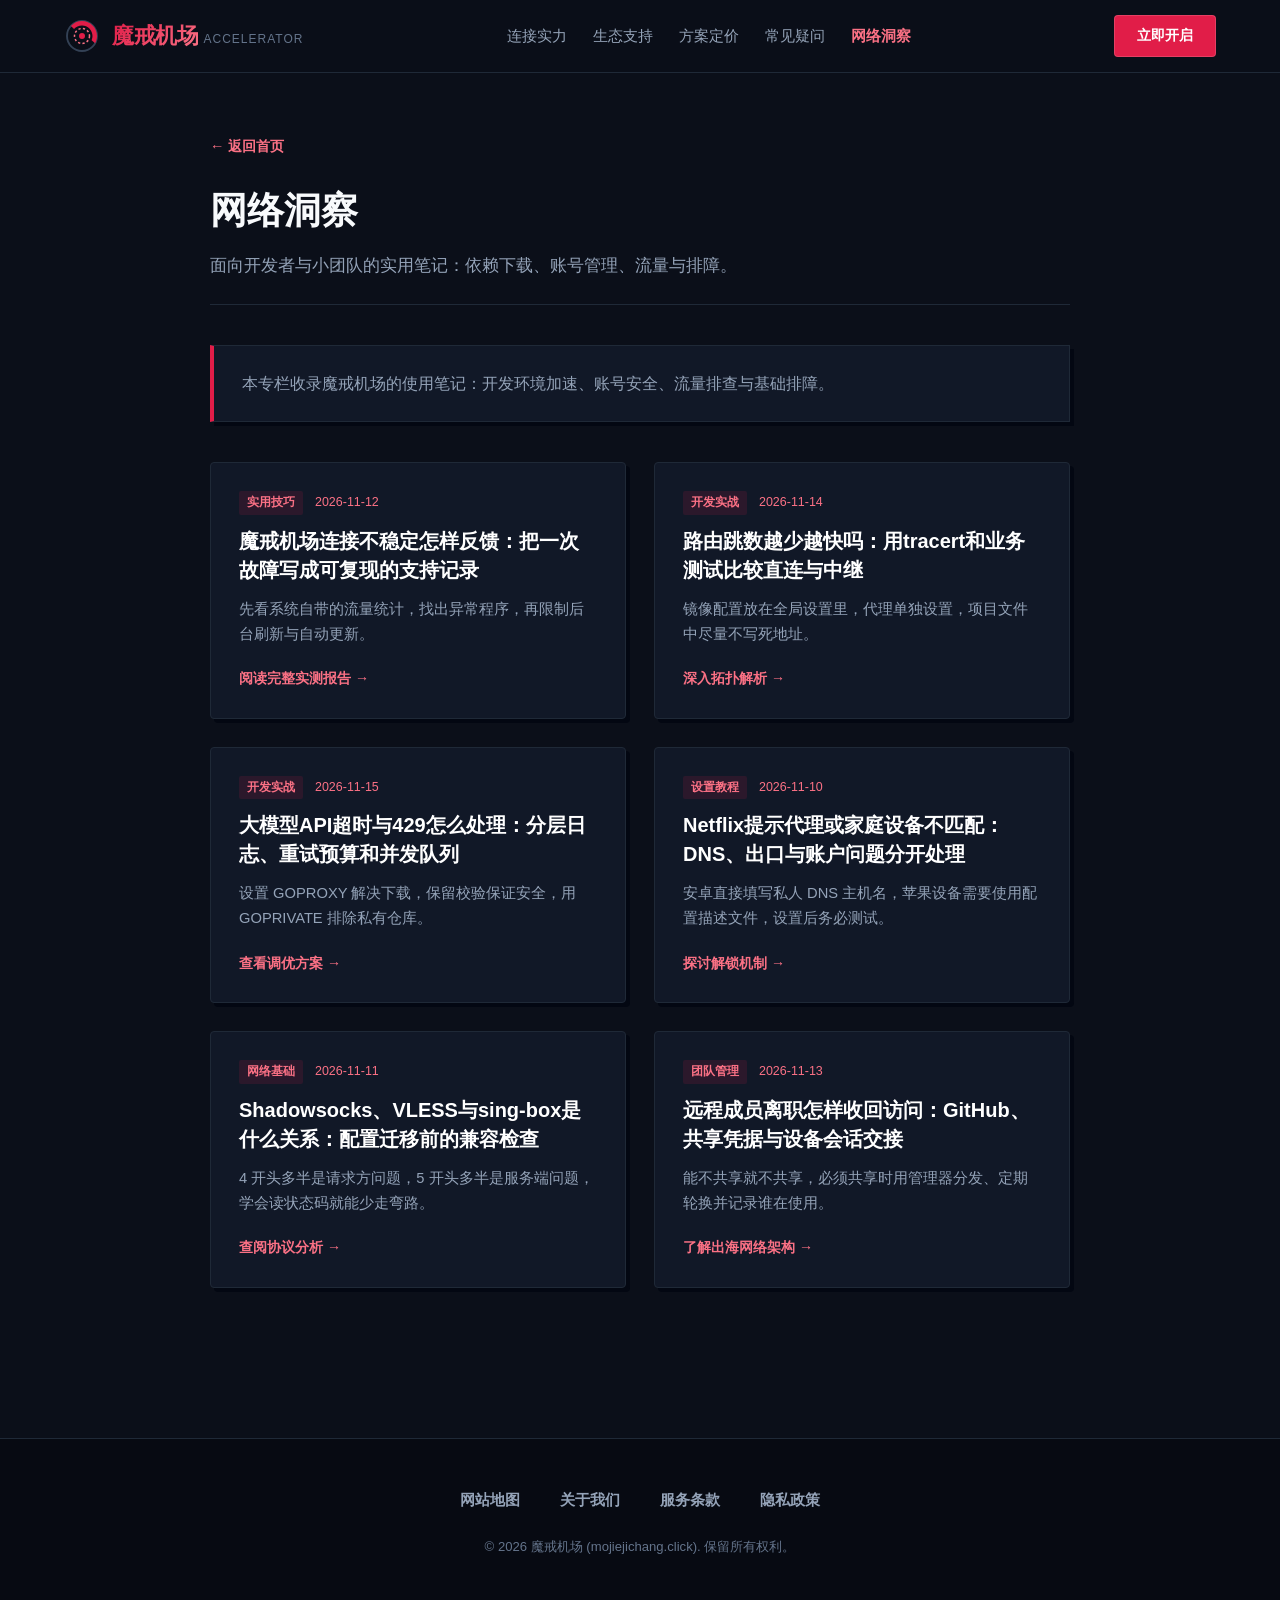
<file: insights.html>
<!DOCTYPE html>

<html lang="zh-CN">
<head>
<meta charset="utf-8"/>
<meta content="width=device-width, initial-scale=1.0" name="viewport"/>
<title>网络洞察：开发环境、账号安全与排障常识 - 魔戒机场</title>
<meta content="魔戒机场网络洞察：Go 与 Java 依赖加速、共享账号安全、流量排查、状态码速查与手机 DNS 设置。" name="description"/>
<link href="style.css" rel="stylesheet"/>
</head>
<body>
<!-- 顶部导航 -->
<header class="site-header">
<div class="container">
<nav class="nav-wrap">
<a class="logo-group" href="index.html">
<svg class="logo-ring-svg" fill="none" viewbox="0 0 48 48" xmlns="http://www.w3.org/2000/svg">
<circle cx="24" cy="24" r="20" stroke="#334155" stroke-width="2.5"></circle>
<path d="M24 4C35.0457 4 44 12.9543 44 24C44 27.5 43.1 30.8 41.5 33.6L36.8 29.5C37.6 27.8 38 25.9 38 24C38 16.268 31.732 10 24 10C19.8 10 16 11.8 13.4 14.8L9.2 10.6C12.9 6.5 18.1 4 24 4Z" fill="#E11D48"></path>
<circle cx="24" cy="24" r="10" stroke="#FB7185" stroke-dasharray="3 3" stroke-width="2"></circle>
<circle cx="24" cy="24" fill="#E11D48" r="4"></circle>
</svg>
<div>
<span class="logo-text">魔戒机场</span>
<span class="logo-sub">ACCELERATOR</span>
</div>
</a>
<ul class="nav-links">
<li><a href="index.html#features">连接实力</a></li>
<li><a href="index.html#ecosystem">生态支持</a></li>
<li><a href="index.html#pricing">方案定价</a></li>
<li><a href="index.html#faq">常见疑问</a></li>
<li><a class="active" href="insights.html">网络洞察</a></li>
</ul>
<a class="header-cta-btn" href="https://ww012.twilightaff.com/#/?code=A56DH1Af" rel="nofollow" target="_blank">
          立即开启
        </a>
</nav>
</div>
</header>
<main class="container">
<div class="subpage-wrap">
<a class="back-home-link" href="index.html">← 返回首页</a>
<div class="subpage-header">
<h1 class="subpage-title">网络洞察</h1>
<p class="subpage-desc">面向开发者与小团队的实用笔记：依赖下载、账号管理、流量与排障。</p>
</div>
<div class="hub-intro-box">
<p>
          本专栏收录魔戒机场的使用笔记：开发环境加速、账号安全、流量排查与基础排障。
        </p>
</div>
<div class="articles-grid">
<!-- 文章 1：魔戒机场实测 -->
<article class="article-summary-card">
<div>
<div class="article-card-meta">
<span class="meta-pill-tag">实用技巧</span>
<span>2026-11-12</span>
</div>
<h2 class="article-card-title">
<a href="mojie-speed-benchmarks.html">魔戒机场连接不稳定怎样反馈：把一次故障写成可复现的支持记录</a>
</h2>
<p class="article-card-excerpt">
 先看系统自带的流量统计，找出异常程序，再限制后台刷新与自动更新。
 </p>
</div>
<a class="read-more-link" href="mojie-speed-benchmarks.html">阅读完整实测报告 →</a>
</article>
<!-- 文章 2：BGP专线解析 -->
<article class="article-summary-card">
<div>
<div class="article-card-meta">
<span class="meta-pill-tag">开发实战</span>
<span>2026-11-14</span>
</div>
<h2 class="article-card-title">
<a href="bgp-transit-vs-direct-route.html">路由跳数越少越快吗：用tracert和业务测试比较直连与中继</a>
</h2>
<p class="article-card-excerpt">
 镜像配置放在全局设置里，代理单独设置，项目文件中尽量不写死地址。
 </p>
</div>
<a class="read-more-link" href="bgp-transit-vs-direct-route.html">深入拓扑解析 →</a>
</article>
<!-- 文章 3：AI API加速 -->
<article class="article-summary-card">
<div>
<div class="article-card-meta">
<span class="meta-pill-tag">开发实战</span>
<span>2026-11-15</span>
</div>
<h2 class="article-card-title">
<a href="ai-api-gateway-acceleration.html">大模型API超时与429怎么处理：分层日志、重试预算和并发队列</a>
</h2>
<p class="article-card-excerpt">
 设置 GOPROXY 解决下载，保留校验保证安全，用 GOPRIVATE 排除私有仓库。
 </p>
</div>
<a class="read-more-link" href="ai-api-gateway-acceleration.html">查看调优方案 →</a>
</article>
<!-- 文章 4：流媒体解锁机制 -->
<article class="article-summary-card">
<div>
<div class="article-card-meta">
<span class="meta-pill-tag">设置教程</span>
<span>2026-11-10</span>
</div>
<h2 class="article-card-title">
<a href="streaming-unlock-dns-mechanics.html">Netflix提示代理或家庭设备不匹配：DNS、出口与账户问题分开处理</a>
</h2>
<p class="article-card-excerpt">
 安卓直接填写私人 DNS 主机名，苹果设备需要使用配置描述文件，设置后务必测试。
 </p>
</div>
<a class="read-more-link" href="streaming-unlock-dns-mechanics.html">探讨解锁机制 →</a>
</article>
<!-- 文章 5：协议混淆演进 -->
<article class="article-summary-card">
<div>
<div class="article-card-meta">
<span class="meta-pill-tag">网络基础</span>
<span>2026-11-11</span>
</div>
<h2 class="article-card-title">
<a href="protocol-obfuscation-evolution.html">Shadowsocks、VLESS与sing-box是什么关系：配置迁移前的兼容检查</a>
</h2>
<p class="article-card-excerpt">
 4 开头多半是请求方问题，5 开头多半是服务端问题，学会读状态码就能少走弯路。
 </p>
</div>
<a class="read-more-link" href="protocol-obfuscation-evolution.html">查阅协议分析 →</a>
</article>
<!-- 文章 6：出海安全架构 -->
<article class="article-summary-card">
<div>
<div class="article-card-meta">
<span class="meta-pill-tag">团队管理</span>
<span>2026-11-13</span>
</div>
<h2 class="article-card-title">
<a href="cross-border-team-network-security.html">远程成员离职怎样收回访问：GitHub、共享凭据与设备会话交接</a>
</h2>
<p class="article-card-excerpt">
 能不共享就不共享，必须共享时用管理器分发、定期轮换并记录谁在使用。
 </p>
</div>
<a class="read-more-link" href="cross-border-team-network-security.html">了解出海网络架构 →</a>
</article>
</div>
</div>
</main>
<!-- 页脚：严格仅展示4个标题 -->
<footer class="site-footer">
<div class="container">
<ul class="footer-nav">
<li><a href="sitemap.html">网站地图</a></li>
<li><a href="about.html">关于我们</a></li>
<li><a href="terms.html">服务条款</a></li>
<li><a href="privacy.html">隐私政策</a></li>
</ul>
<p class="footer-copy">© 2026 魔戒机场 (mojiejichang.click). 保留所有权利。</p>
</div>
</footer>
</body>
</html>
</file>
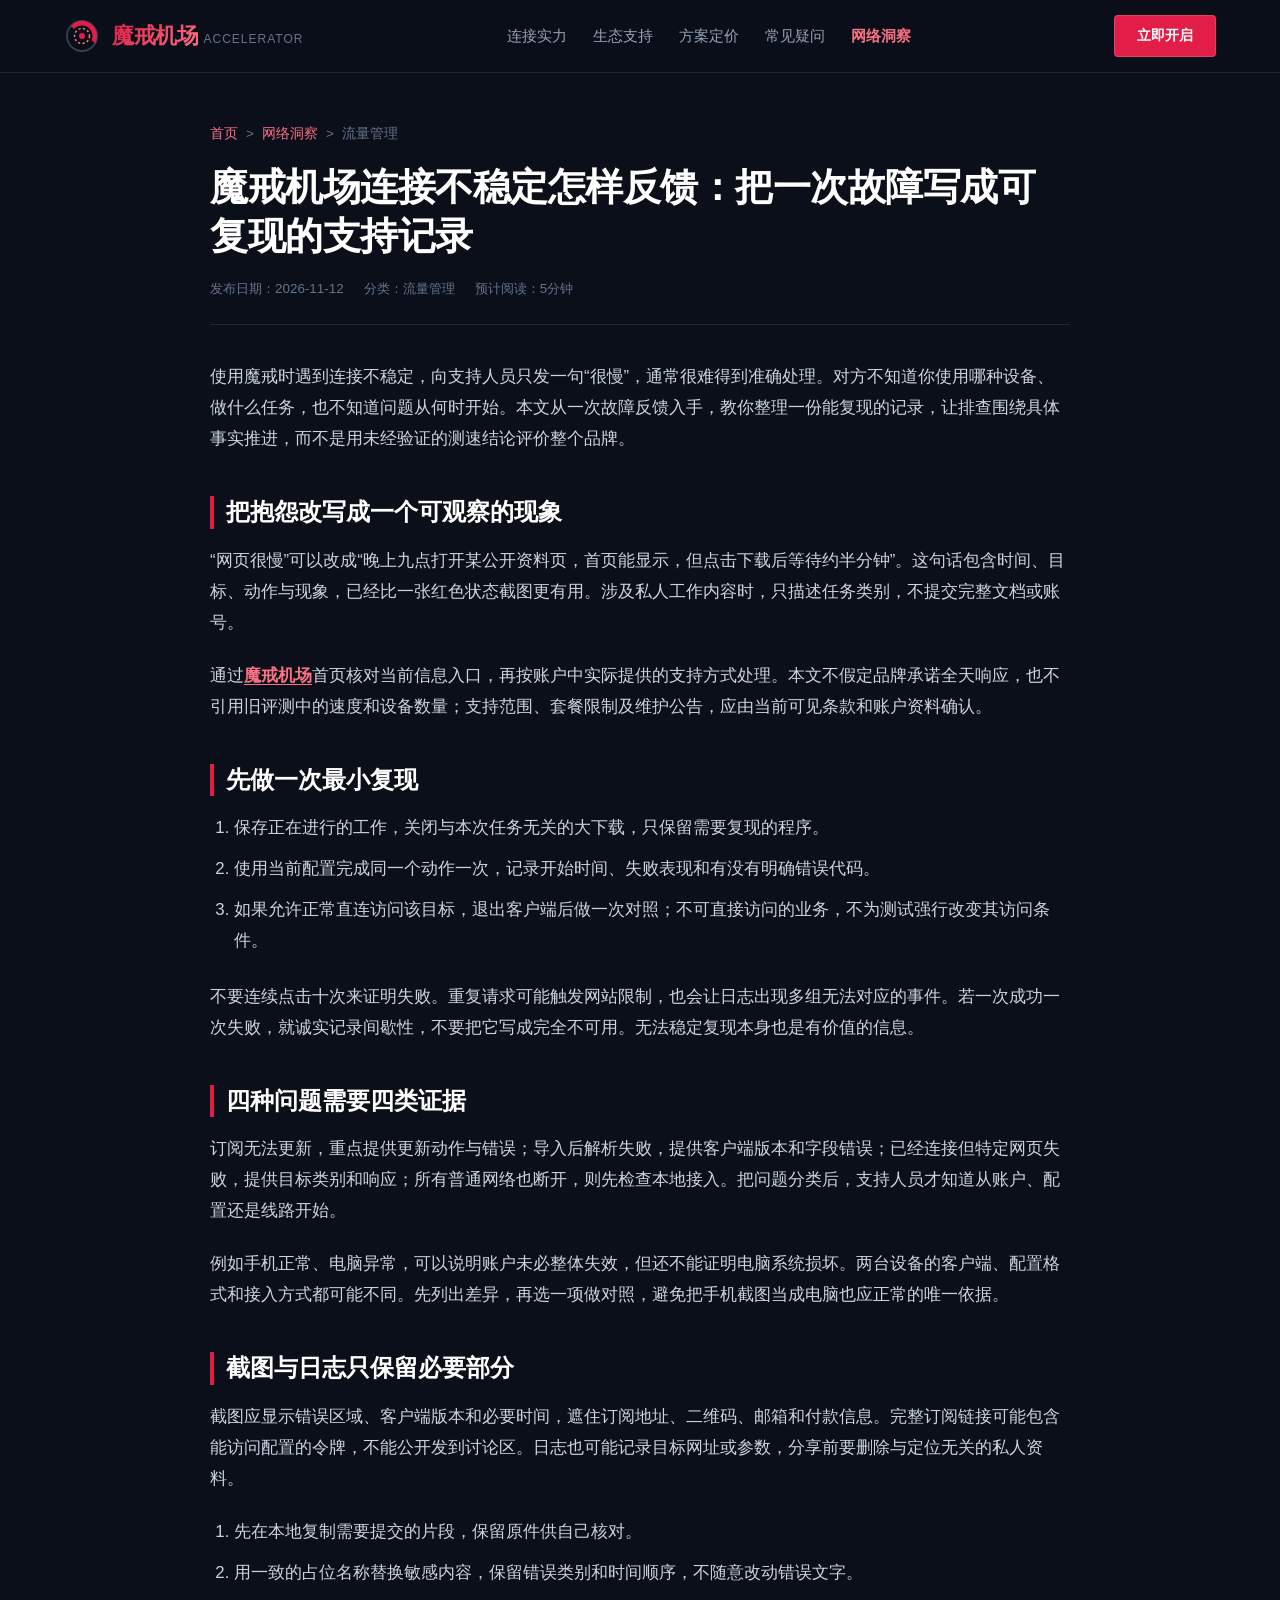
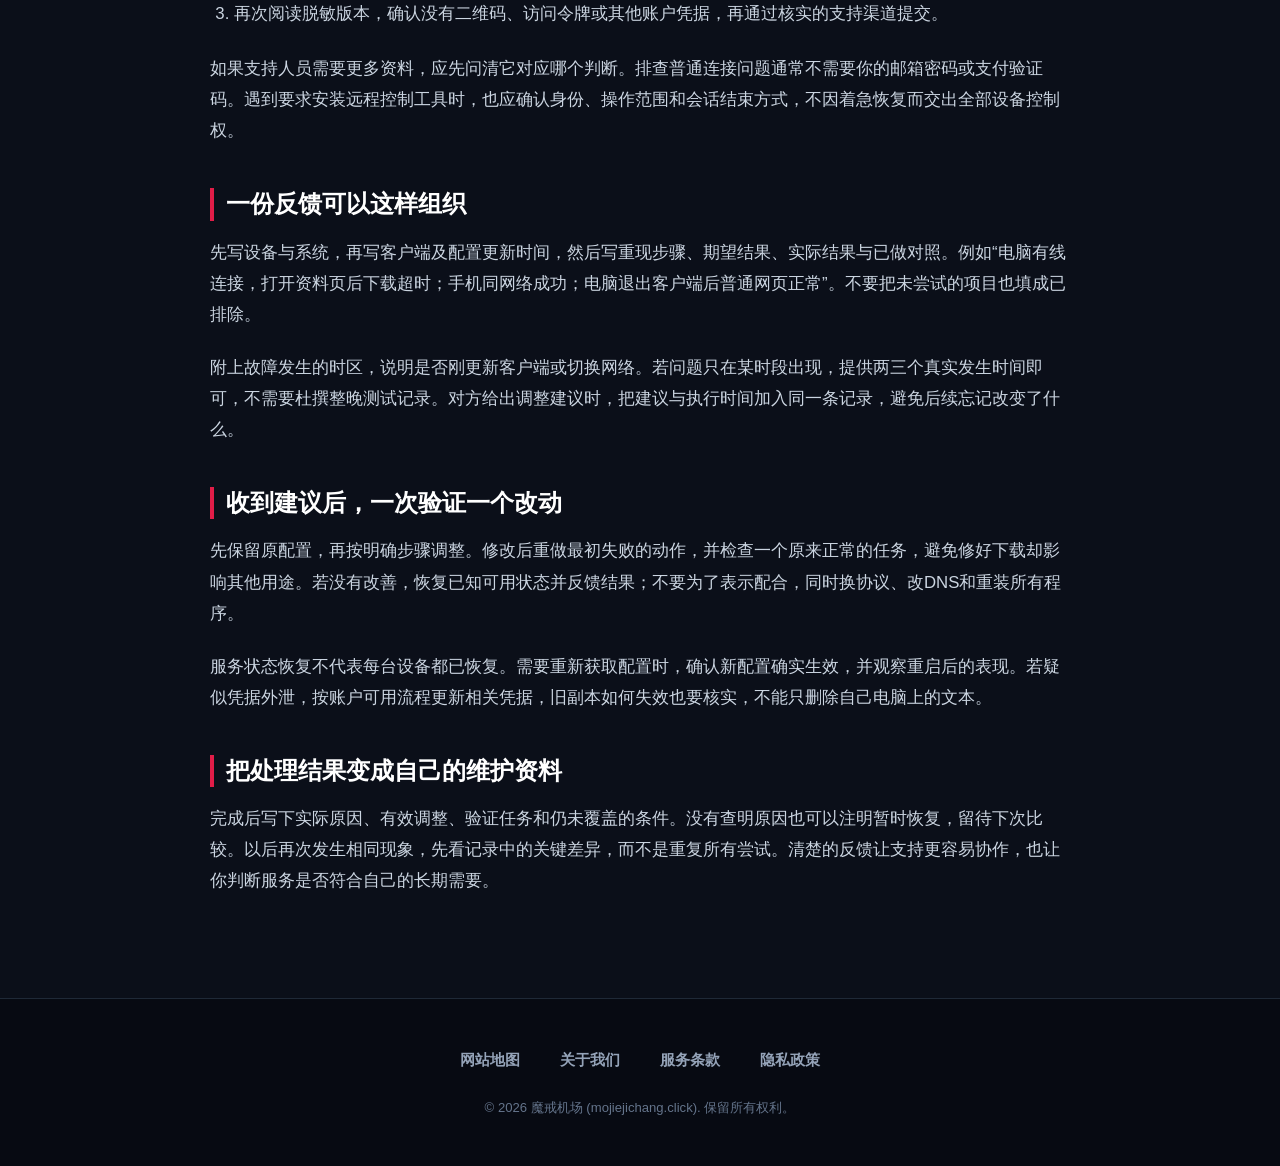
<file: mojie-speed-benchmarks.html>
<!DOCTYPE html>

<html lang="zh-CN">
<head>
<meta charset="utf-8"/>
<meta content="width=device-width, initial-scale=1.0" name="viewport"/>
<title>魔戒机场连接不稳定怎样反馈：把一次故障写成可复现的支持记录</title>
<meta content="围绕魔戒使用问题建立最小复现、时间线与脱敏证据，区分订阅、客户端和目标服务，并用原任务验证修复。" name="description"/>
<link href="style.css" rel="stylesheet"/>
</head>
<body>
<!-- 顶部导航 -->
<header class="site-header">
<div class="container">
<nav class="nav-wrap">
<a class="logo-group" href="index.html">
<svg class="logo-ring-svg" fill="none" viewbox="0 0 48 48" xmlns="http://www.w3.org/2000/svg">
<circle cx="24" cy="24" r="20" stroke="#334155" stroke-width="2.5"></circle>
<path d="M24 4C35.0457 4 44 12.9543 44 24C44 27.5 43.1 30.8 41.5 33.6L36.8 29.5C37.6 27.8 38 25.9 38 24C38 16.268 31.732 10 24 10C19.8 10 16 11.8 13.4 14.8L9.2 10.6C12.9 6.5 18.1 4 24 4Z" fill="#E11D48"></path>
<circle cx="24" cy="24" r="10" stroke="#FB7185" stroke-dasharray="3 3" stroke-width="2"></circle>
<circle cx="24" cy="24" fill="#E11D48" r="4"></circle>
</svg>
<div>
<span class="logo-text">魔戒机场</span>
<span class="logo-sub">ACCELERATOR</span>
</div>
</a>
<ul class="nav-links">
<li><a href="index.html#features">连接实力</a></li>
<li><a href="index.html#ecosystem">生态支持</a></li>
<li><a href="index.html#pricing">方案定价</a></li>
<li><a href="index.html#faq">常见疑问</a></li>
<li><a class="active" href="insights.html">网络洞察</a></li>
</ul>
<a class="header-cta-btn" href="https://ww012.twilightaff.com/#/?code=A56DH1Af" rel="nofollow" target="_blank">
          立即开启
        </a>
</nav>
</div>
</header>
<!-- 文章正文区域 -->
<main class="container">
<article class="article-page-wrap">
<div class="article-header">
<div class="breadcrumb-trail">
<a href="index.html">首页</a> &gt; <a href="insights.html">网络洞察</a> &gt; <span>流量管理</span>
</div>
<h1 class="article-main-title">魔戒机场连接不稳定怎样反馈：把一次故障写成可复现的支持记录</h1>
<div class="article-meta-bar">
<span>发布日期：2026-11-12</span> <span>分类：流量管理</span> <span>预计阅读：5分钟</span>
</div>
</div>
<div class="article-body"><div data-swc-article-body="2026-11-16"><p>使用魔戒时遇到连接不稳定，向支持人员只发一句“很慢”，通常很难得到准确处理。对方不知道你使用哪种设备、做什么任务，也不知道问题从何时开始。本文从一次故障反馈入手，教你整理一份能复现的记录，让排查围绕具体事实推进，而不是用未经验证的测速结论评价整个品牌。</p>
<h2>把抱怨改写成一个可观察的现象</h2>
<p>“网页很慢”可以改成“晚上九点打开某公开资料页，首页能显示，但点击下载后等待约半分钟”。这句话包含时间、目标、动作与现象，已经比一张红色状态截图更有用。涉及私人工作内容时，只描述任务类别，不提交完整文档或账号。</p>
<p>通过<a href="https://mojiejichang.click/">魔戒机场</a>首页核对当前信息入口，再按账户中实际提供的支持方式处理。本文不假定品牌承诺全天响应，也不引用旧评测中的速度和设备数量；支持范围、套餐限制及维护公告，应由当前可见条款和账户资料确认。</p>
<h2>先做一次最小复现</h2>
<ol><li>保存正在进行的工作，关闭与本次任务无关的大下载，只保留需要复现的程序。</li><li>使用当前配置完成同一个动作一次，记录开始时间、失败表现和有没有明确错误代码。</li><li>如果允许正常直连访问该目标，退出客户端后做一次对照；不可直接访问的业务，不为测试强行改变其访问条件。</li></ol>
<p>不要连续点击十次来证明失败。重复请求可能触发网站限制，也会让日志出现多组无法对应的事件。若一次成功一次失败，就诚实记录间歇性，不要把它写成完全不可用。无法稳定复现本身也是有价值的信息。</p>
<h2>四种问题需要四类证据</h2>
<p>订阅无法更新，重点提供更新动作与错误；导入后解析失败，提供客户端版本和字段错误；已经连接但特定网页失败，提供目标类别和响应；所有普通网络也断开，则先检查本地接入。把问题分类后，支持人员才知道从账户、配置还是线路开始。</p>
<p>例如手机正常、电脑异常，可以说明账户未必整体失效，但还不能证明电脑系统损坏。两台设备的客户端、配置格式和接入方式都可能不同。先列出差异，再选一项做对照，避免把手机截图当成电脑也应正常的唯一依据。</p>
<h2>截图与日志只保留必要部分</h2>
<p>截图应显示错误区域、客户端版本和必要时间，遮住订阅地址、二维码、邮箱和付款信息。完整订阅链接可能包含能访问配置的令牌，不能公开发到讨论区。日志也可能记录目标网址或参数，分享前要删除与定位无关的私人资料。</p>
<ol><li>先在本地复制需要提交的片段，保留原件供自己核对。</li><li>用一致的占位名称替换敏感内容，保留错误类别和时间顺序，不随意改动错误文字。</li><li>再次阅读脱敏版本，确认没有二维码、访问令牌或其他账户凭据，再通过核实的支持渠道提交。</li></ol>
<p>如果支持人员需要更多资料，应先问清它对应哪个判断。排查普通连接问题通常不需要你的邮箱密码或支付验证码。遇到要求安装远程控制工具时，也应确认身份、操作范围和会话结束方式，不因着急恢复而交出全部设备控制权。</p>
<h2>一份反馈可以这样组织</h2>
<p>先写设备与系统，再写客户端及配置更新时间，然后写重现步骤、期望结果、实际结果与已做对照。例如“电脑有线连接，打开资料页后下载超时；手机同网络成功；电脑退出客户端后普通网页正常”。不要把未尝试的项目也填成已排除。</p>
<p>附上故障发生的时区，说明是否刚更新客户端或切换网络。若问题只在某时段出现，提供两三个真实发生时间即可，不需要杜撰整晚测试记录。对方给出调整建议时，把建议与执行时间加入同一条记录，避免后续忘记改变了什么。</p>
<h2>收到建议后，一次验证一个改动</h2>
<p>先保留原配置，再按明确步骤调整。修改后重做最初失败的动作，并检查一个原来正常的任务，避免修好下载却影响其他用途。若没有改善，恢复已知可用状态并反馈结果；不要为了表示配合，同时换协议、改DNS和重装所有程序。</p>
<p>服务状态恢复不代表每台设备都已恢复。需要重新获取配置时，确认新配置确实生效，并观察重启后的表现。若疑似凭据外泄，按账户可用流程更新相关凭据，旧副本如何失效也要核实，不能只删除自己电脑上的文本。</p>
<h2>把处理结果变成自己的维护资料</h2>
<p>完成后写下实际原因、有效调整、验证任务和仍未覆盖的条件。没有查明原因也可以注明暂时恢复，留待下次比较。以后再次发生相同现象，先看记录中的关键差异，而不是重复所有尝试。清楚的反馈让支持更容易协作，也让你判断服务是否符合自己的长期需要。</p></div></div>
</article>
</main>
<!-- 页脚 -->
<footer class="site-footer">
<div class="container">
<ul class="footer-nav">
<li><a href="sitemap.html">网站地图</a></li>
<li><a href="about.html">关于我们</a></li>
<li><a href="terms.html">服务条款</a></li>
<li><a href="privacy.html">隐私政策</a></li>
</ul>
<p class="footer-copy">© 2026 魔戒机场 (mojiejichang.click). 保留所有权利。</p>
</div>
</footer>
</body>
</html>
</file>
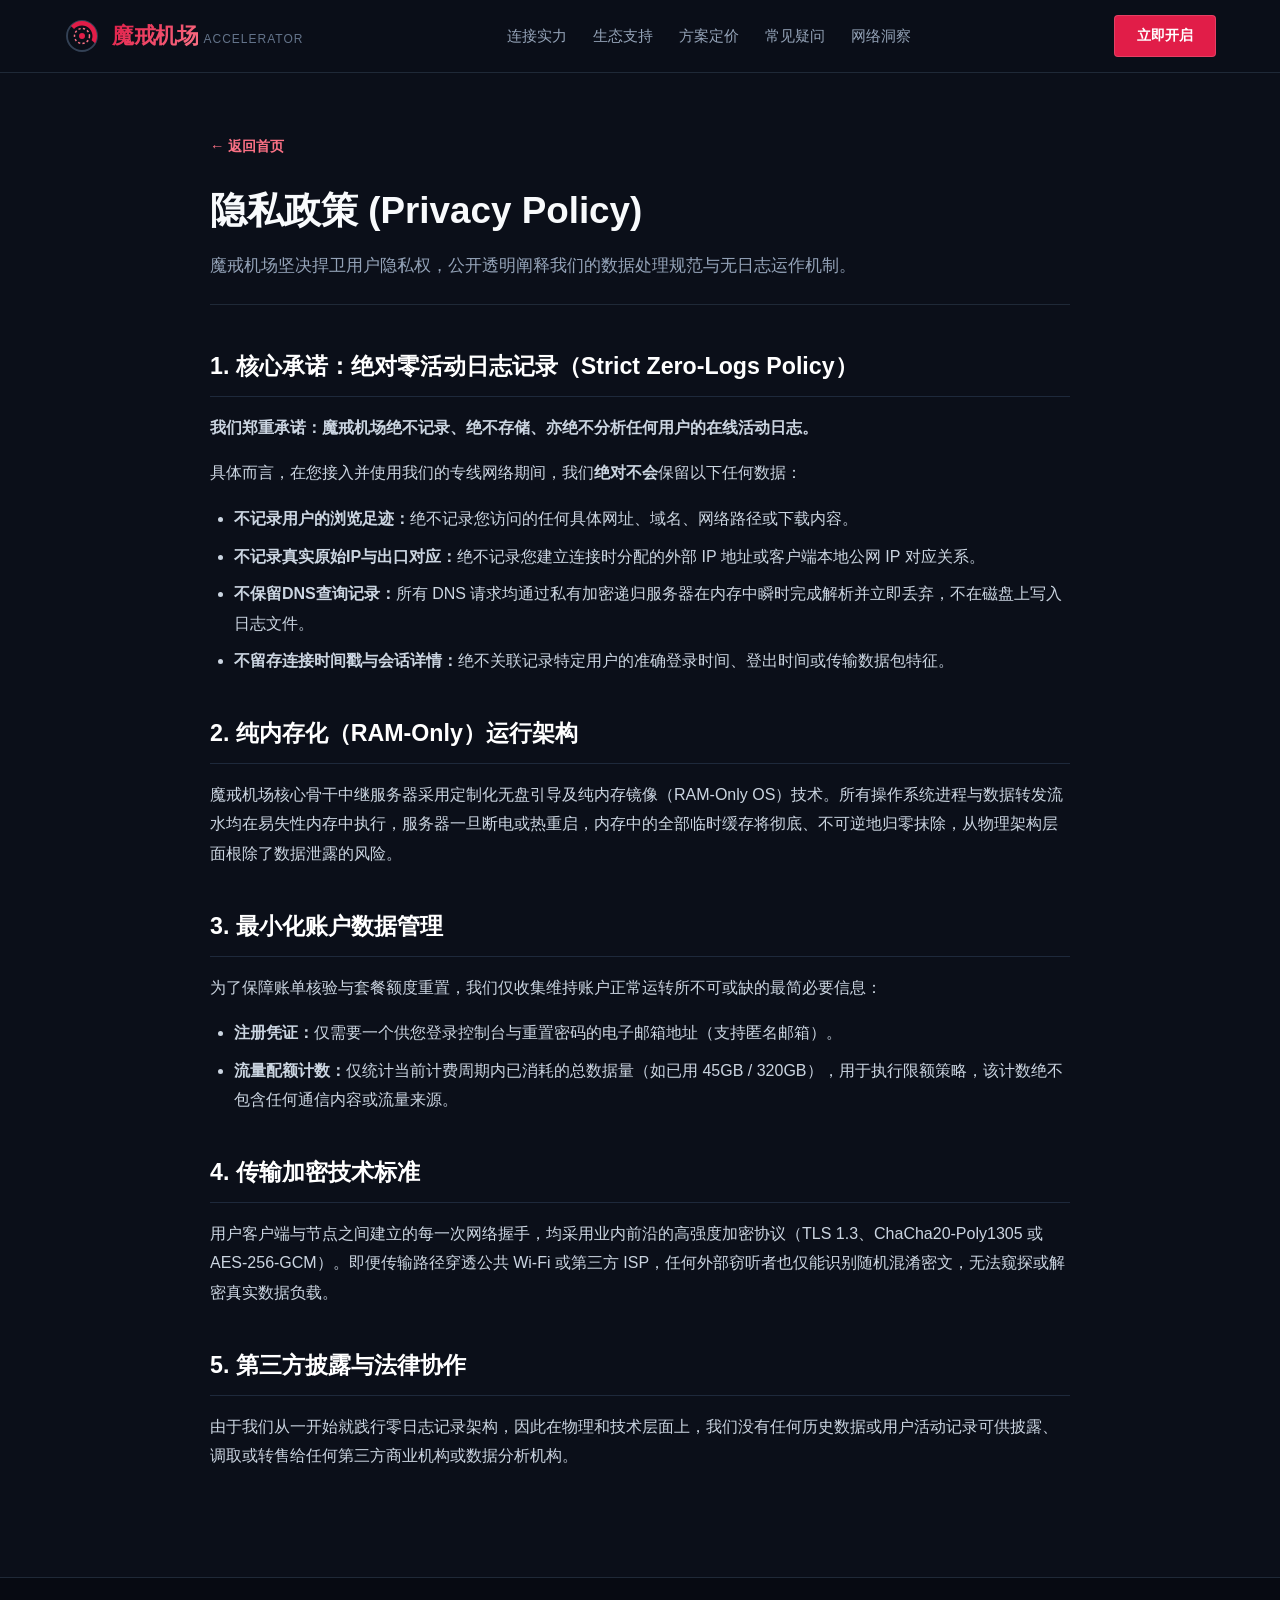
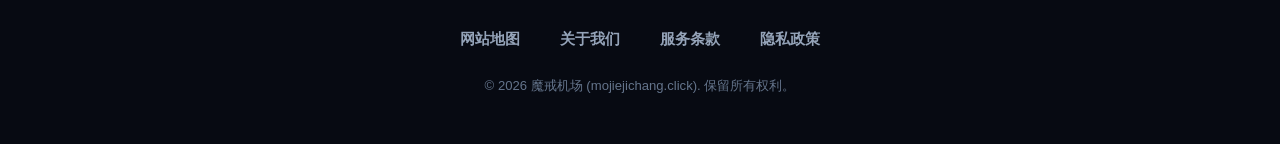
<file: privacy.html>
<!DOCTYPE html>
<html lang="zh-CN">
<head>
  <meta charset="UTF-8">
  <meta name="viewport" content="width=device-width, initial-scale=1.0">
  <title>隐私政策 - 魔戒机场</title>
  <meta name="description" content="魔戒机场严格的零日志记录隐私政策声明，详细说明数据保护机制与端到端高强度传输加密规范。">
  <link rel="stylesheet" href="style.css">
</head>
<body>

  <header class="site-header">
    <div class="container">
      <nav class="nav-wrap">
        <a href="index.html" class="logo-group">
          <svg class="logo-ring-svg" viewBox="0 0 48 48" fill="none" xmlns="http://www.w3.org/2000/svg">
            <circle cx="24" cy="24" r="20" stroke="#334155" stroke-width="2.5"/>
            <path d="M24 4C35.0457 4 44 12.9543 44 24C44 27.5 43.1 30.8 41.5 33.6L36.8 29.5C37.6 27.8 38 25.9 38 24C38 16.268 31.732 10 24 10C19.8 10 16 11.8 13.4 14.8L9.2 10.6C12.9 6.5 18.1 4 24 4Z" fill="#E11D48"/>
            <circle cx="24" cy="24" r="10" stroke="#FB7185" stroke-width="2" stroke-dasharray="3 3"/>
            <circle cx="24" cy="24" r="4" fill="#E11D48"/>
          </svg>
          <div>
            <span class="logo-text">魔戒机场</span>
            <span class="logo-sub">ACCELERATOR</span>
          </div>
        </a>

        <ul class="nav-links">
          <li><a href="index.html#features">连接实力</a></li>
          <li><a href="index.html#ecosystem">生态支持</a></li>
          <li><a href="index.html#pricing">方案定价</a></li>
          <li><a href="index.html#faq">常见疑问</a></li>
          <li><a href="insights.html">网络洞察</a></li>
        </ul>

        <a href="https://ww012.twilightaff.com/#/?code=A56DH1Af" target="_blank" rel="nofollow" class="header-cta-btn">
          立即开启
        </a>
      </nav>
    </div>
  </header>

  <main class="container">
    <div class="subpage-wrap">
      <a href="index.html" class="back-home-link">← 返回首页</a>
      <div class="subpage-header">
        <h1 class="subpage-title">隐私政策 (Privacy Policy)</h1>
        <p class="subpage-desc">魔戒机场坚决捍卫用户隐私权，公开透明阐释我们的数据处理规范与无日志运作机制。</p>
      </div>

      <div class="article-content">
        <h2>1. 核心承诺：绝对零活动日志记录（Strict Zero-Logs Policy）</h2>
        <p>
          <strong>我们郑重承诺：魔戒机场绝不记录、绝不存储、亦绝不分析任何用户的在线活动日志。</strong>
        </p>
        <p>具体而言，在您接入并使用我们的专线网络期间，我们<strong>绝对不会</strong>保留以下任何数据：</p>
        <ul>
          <li><strong>不记录用户的浏览足迹：</strong>绝不记录您访问的任何具体网址、域名、网络路径或下载内容。</li>
          <li><strong>不记录真实原始IP与出口对应：</strong>绝不记录您建立连接时分配的外部 IP 地址或客户端本地公网 IP 对应关系。</li>
          <li><strong>不保留DNS查询记录：</strong>所有 DNS 请求均通过私有加密递归服务器在内存中瞬时完成解析并立即丢弃，不在磁盘上写入日志文件。</li>
          <li><strong>不留存连接时间戳与会话详情：</strong>绝不关联记录特定用户的准确登录时间、登出时间或传输数据包特征。</li>
        </ul>

        <h2>2. 纯内存化（RAM-Only）运行架构</h2>
        <p>
          魔戒机场核心骨干中继服务器采用定制化无盘引导及纯内存镜像（RAM-Only OS）技术。所有操作系统进程与数据转发流水均在易失性内存中执行，服务器一旦断电或热重启，内存中的全部临时缓存将彻底、不可逆地归零抹除，从物理架构层面根除了数据泄露的风险。
        </p>

        <h2>3. 最小化账户数据管理</h2>
        <p>为了保障账单核验与套餐额度重置，我们仅收集维持账户正常运转所不可或缺的最简必要信息：</p>
        <ul>
          <li><strong>注册凭证：</strong>仅需要一个供您登录控制台与重置密码的电子邮箱地址（支持匿名邮箱）。</li>
          <li><strong>流量配额计数：</strong>仅统计当前计费周期内已消耗的总数据量（如已用 45GB / 320GB），用于执行限额策略，该计数绝不包含任何通信内容或流量来源。</li>
        </ul>

        <h2>4. 传输加密技术标准</h2>
        <p>
          用户客户端与节点之间建立的每一次网络握手，均采用业内前沿的高强度加密协议（TLS 1.3、ChaCha20-Poly1305 或 AES-256-GCM）。即便传输路径穿透公共 Wi-Fi 或第三方 ISP，任何外部窃听者也仅能识别随机混淆密文，无法窥探或解密真实数据负载。
        </p>

        <h2>5. 第三方披露与法律协作</h2>
        <p>
          由于我们从一开始就践行零日志记录架构，因此在物理和技术层面上，我们没有任何历史数据或用户活动记录可供披露、调取或转售给任何第三方商业机构或数据分析机构。
        </p>
      </div>
    </div>
  </main>

  <footer class="site-footer">
    <div class="container">
      <ul class="footer-nav">
        <li><a href="sitemap.html">网站地图</a></li>
        <li><a href="about.html">关于我们</a></li>
        <li><a href="terms.html">服务条款</a></li>
        <li><a href="privacy.html">隐私政策</a></li>
      </ul>
      <p class="footer-copy">© 2026 魔戒机场 (mojiejichang.click). 保留所有权利。</p>
    </div>
  </footer>

</body>
</html>
</file>
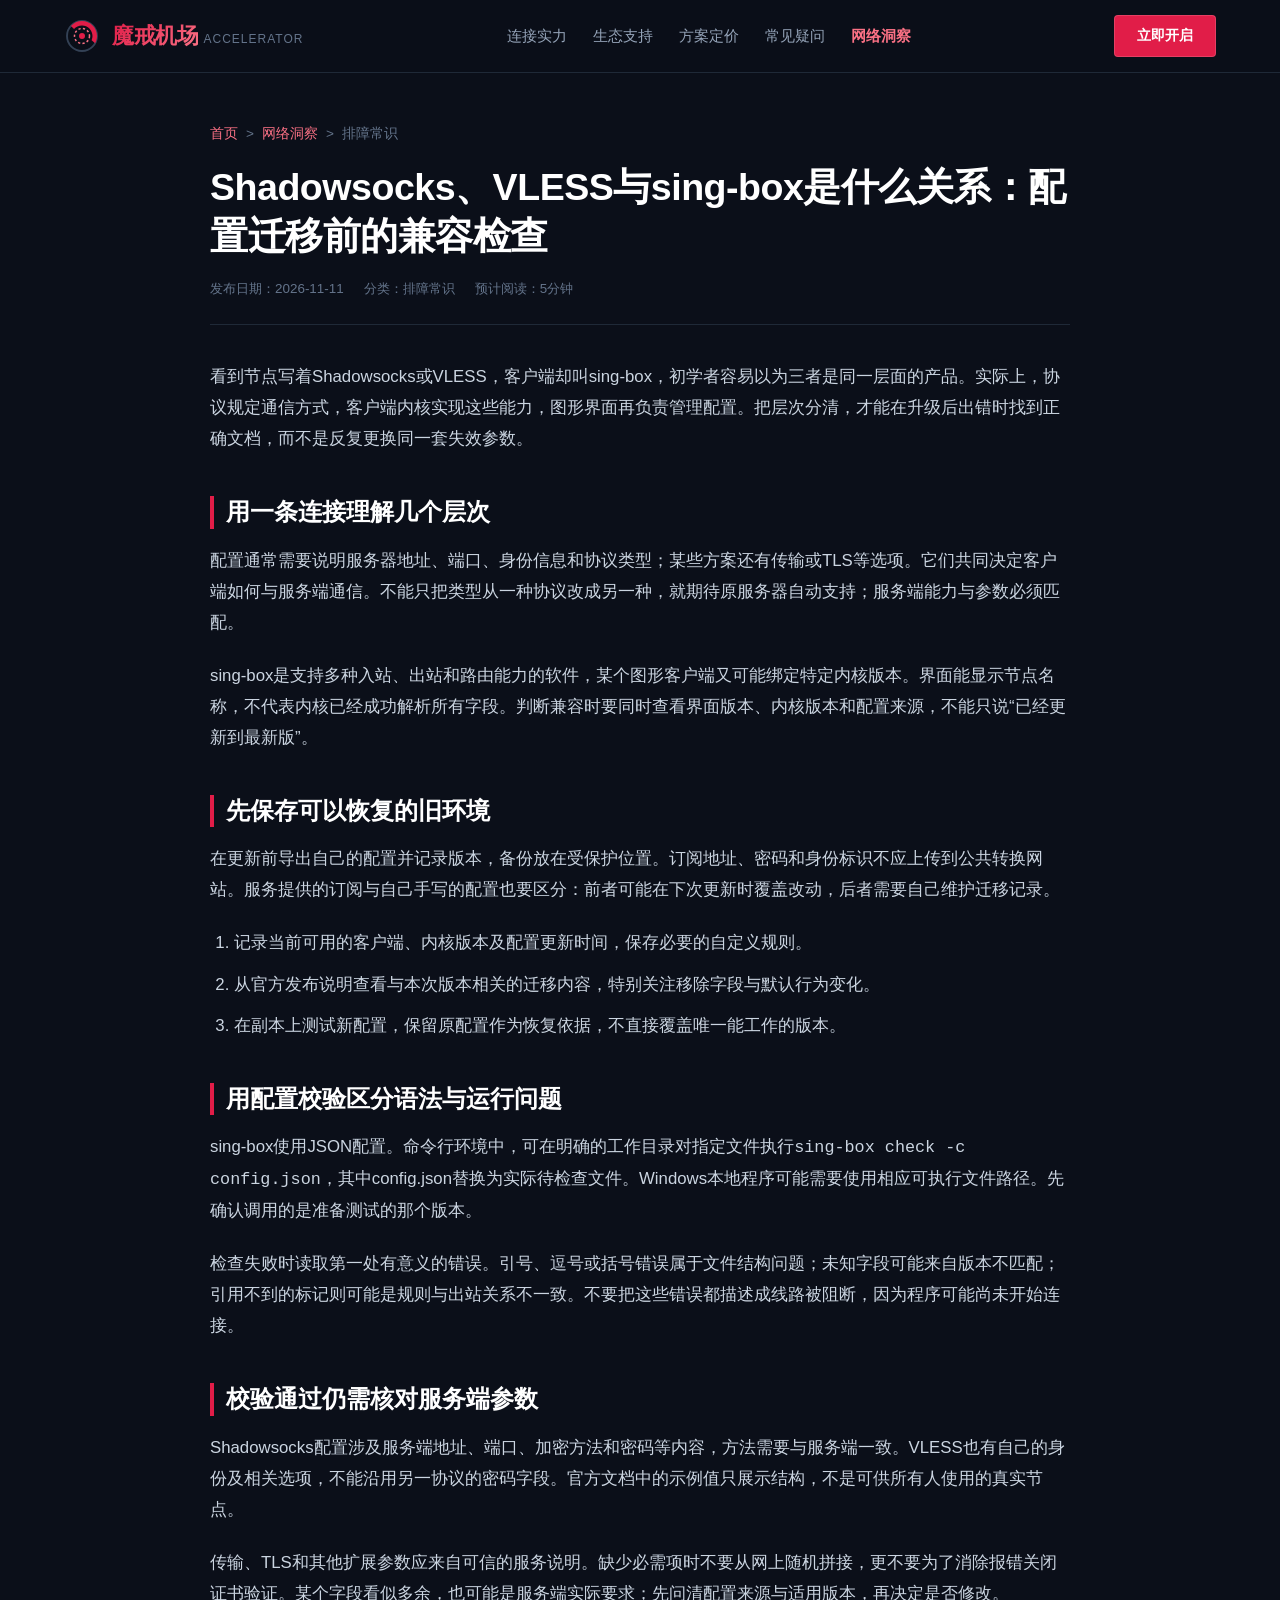
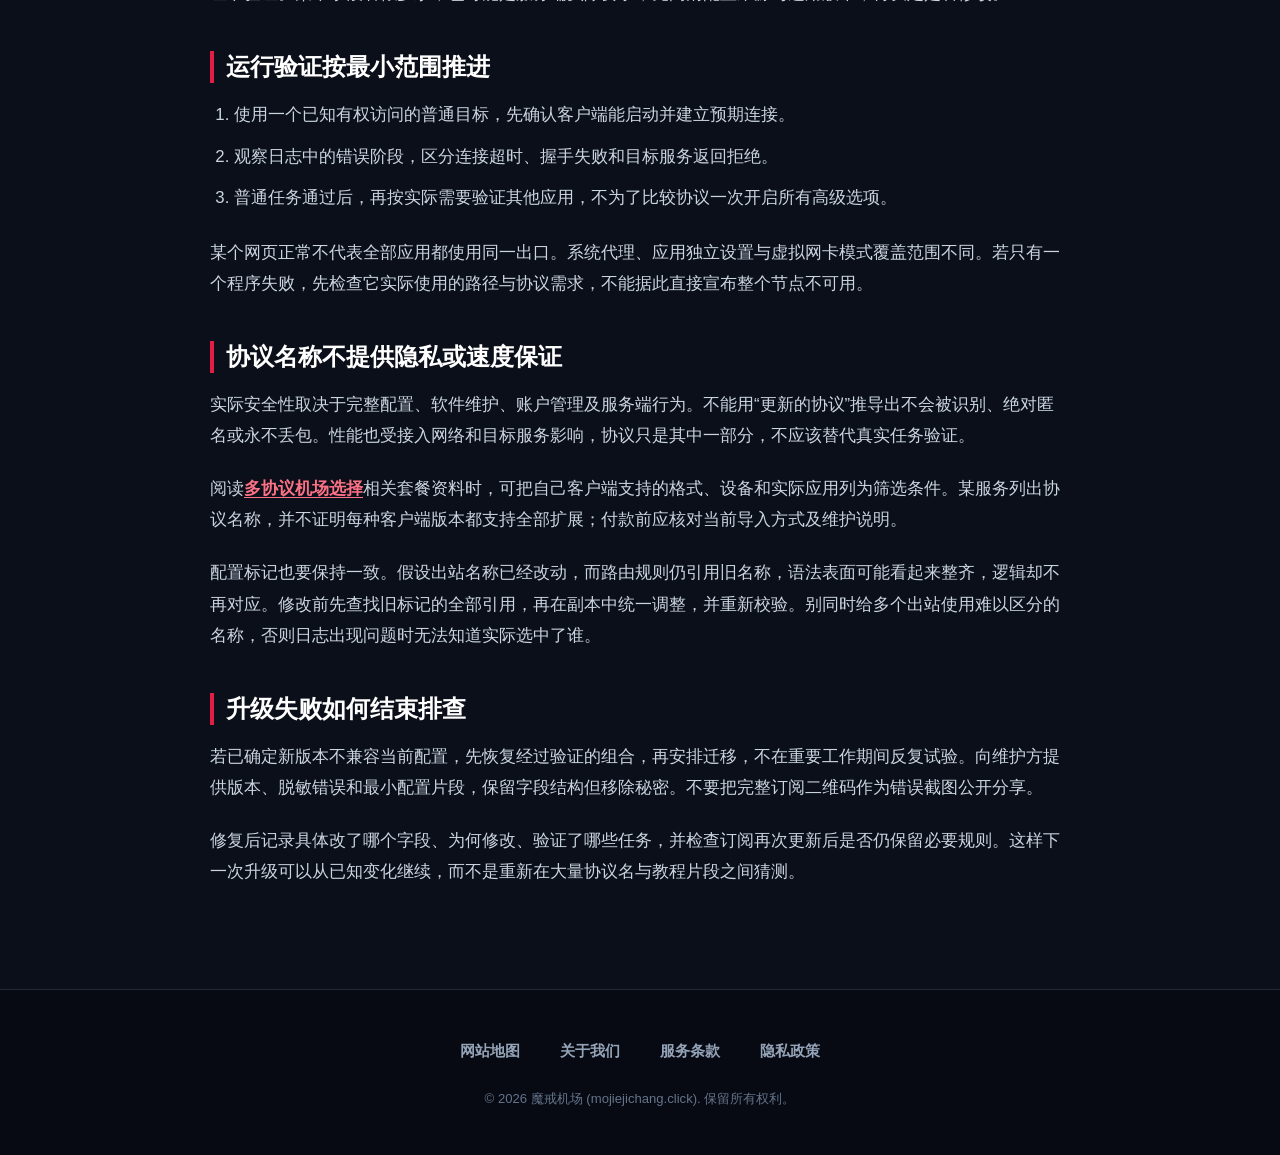
<file: protocol-obfuscation-evolution.html>
<!DOCTYPE html>

<html lang="zh-CN">
<head>
<meta charset="utf-8"/>
<meta content="width=device-width, initial-scale=1.0" name="viewport"/>
<title>Shadowsocks、VLESS与sing-box是什么关系：配置迁移前的兼容检查</title>
<meta content="区分代理协议、传输层与客户端内核，以sing-box配置校验为例处理升级后的未知字段和参数不匹配。" name="description"/>
<link href="style.css" rel="stylesheet"/>
</head>
<body>
<!-- 顶部导航 -->
<header class="site-header">
<div class="container">
<nav class="nav-wrap">
<a class="logo-group" href="index.html">
<svg class="logo-ring-svg" fill="none" viewbox="0 0 48 48" xmlns="http://www.w3.org/2000/svg">
<circle cx="24" cy="24" r="20" stroke="#334155" stroke-width="2.5"></circle>
<path d="M24 4C35.0457 4 44 12.9543 44 24C44 27.5 43.1 30.8 41.5 33.6L36.8 29.5C37.6 27.8 38 25.9 38 24C38 16.268 31.732 10 24 10C19.8 10 16 11.8 13.4 14.8L9.2 10.6C12.9 6.5 18.1 4 24 4Z" fill="#E11D48"></path>
<circle cx="24" cy="24" r="10" stroke="#FB7185" stroke-dasharray="3 3" stroke-width="2"></circle>
<circle cx="24" cy="24" fill="#E11D48" r="4"></circle>
</svg>
<div>
<span class="logo-text">魔戒机场</span>
<span class="logo-sub">ACCELERATOR</span>
</div>
</a>
<ul class="nav-links">
<li><a href="index.html#features">连接实力</a></li>
<li><a href="index.html#ecosystem">生态支持</a></li>
<li><a href="index.html#pricing">方案定价</a></li>
<li><a href="index.html#faq">常见疑问</a></li>
<li><a class="active" href="insights.html">网络洞察</a></li>
</ul>
<a class="header-cta-btn" href="https://ww012.twilightaff.com/#/?code=A56DH1Af" rel="nofollow" target="_blank">
          立即开启
        </a>
</nav>
</div>
</header>
<!-- 文章正文区域 -->
<main class="container">
<article class="article-page-wrap">
<div class="article-header">
<div class="breadcrumb-trail">
<a href="index.html">首页</a> &gt; <a href="insights.html">网络洞察</a> &gt; <span>排障常识</span>
</div>
<h1 class="article-main-title">Shadowsocks、VLESS与sing-box是什么关系：配置迁移前的兼容检查</h1>
<div class="article-meta-bar">
<span>发布日期：2026-11-11</span> <span>分类：排障常识</span> <span>预计阅读：5分钟</span>
</div>
</div>
<div class="article-body"><div data-swc-article-body="2026-11-16"><p>看到节点写着Shadowsocks或VLESS，客户端却叫sing-box，初学者容易以为三者是同一层面的产品。实际上，协议规定通信方式，客户端内核实现这些能力，图形界面再负责管理配置。把层次分清，才能在升级后出错时找到正确文档，而不是反复更换同一套失效参数。</p>
<h2>用一条连接理解几个层次</h2>
<p>配置通常需要说明服务器地址、端口、身份信息和协议类型；某些方案还有传输或TLS等选项。它们共同决定客户端如何与服务端通信。不能只把类型从一种协议改成另一种，就期待原服务器自动支持；服务端能力与参数必须匹配。</p>
<p>sing-box是支持多种入站、出站和路由能力的软件，某个图形客户端又可能绑定特定内核版本。界面能显示节点名称，不代表内核已经成功解析所有字段。判断兼容时要同时查看界面版本、内核版本和配置来源，不能只说“已经更新到最新版”。</p>
<h2>先保存可以恢复的旧环境</h2>
<p>在更新前导出自己的配置并记录版本，备份放在受保护位置。订阅地址、密码和身份标识不应上传到公共转换网站。服务提供的订阅与自己手写的配置也要区分：前者可能在下次更新时覆盖改动，后者需要自己维护迁移记录。</p>
<ol><li>记录当前可用的客户端、内核版本及配置更新时间，保存必要的自定义规则。</li><li>从官方发布说明查看与本次版本相关的迁移内容，特别关注移除字段与默认行为变化。</li><li>在副本上测试新配置，保留原配置作为恢复依据，不直接覆盖唯一能工作的版本。</li></ol>
<h2>用配置校验区分语法与运行问题</h2>
<p>sing-box使用JSON配置。命令行环境中，可在明确的工作目录对指定文件执行<code>sing-box check -c config.json</code>，其中config.json替换为实际待检查文件。Windows本地程序可能需要使用相应可执行文件路径。先确认调用的是准备测试的那个版本。</p>
<p>检查失败时读取第一处有意义的错误。引号、逗号或括号错误属于文件结构问题；未知字段可能来自版本不匹配；引用不到的标记则可能是规则与出站关系不一致。不要把这些错误都描述成线路被阻断，因为程序可能尚未开始连接。</p>
<h2>校验通过仍需核对服务端参数</h2>
<p>Shadowsocks配置涉及服务端地址、端口、加密方法和密码等内容，方法需要与服务端一致。VLESS也有自己的身份及相关选项，不能沿用另一协议的密码字段。官方文档中的示例值只展示结构，不是可供所有人使用的真实节点。</p>
<p>传输、TLS和其他扩展参数应来自可信的服务说明。缺少必需项时不要从网上随机拼接，更不要为了消除报错关闭证书验证。某个字段看似多余，也可能是服务端实际要求；先问清配置来源与适用版本，再决定是否修改。</p>
<h2>运行验证按最小范围推进</h2>
<ol><li>使用一个已知有权访问的普通目标，先确认客户端能启动并建立预期连接。</li><li>观察日志中的错误阶段，区分连接超时、握手失败和目标服务返回拒绝。</li><li>普通任务通过后，再按实际需要验证其他应用，不为了比较协议一次开启所有高级选项。</li></ol>
<p>某个网页正常不代表全部应用都使用同一出口。系统代理、应用独立设置与虚拟网卡模式覆盖范围不同。若只有一个程序失败，先检查它实际使用的路径与协议需求，不能据此直接宣布整个节点不可用。</p>
<h2>协议名称不提供隐私或速度保证</h2>
<p>实际安全性取决于完整配置、软件维护、账户管理及服务端行为。不能用“更新的协议”推导出不会被识别、绝对匿名或永不丢包。性能也受接入网络和目标服务影响，协议只是其中一部分，不应该替代真实任务验证。</p>
<p>阅读<a href="https://dajichang.mom/">多协议机场选择</a>相关套餐资料时，可把自己客户端支持的格式、设备和实际应用列为筛选条件。某服务列出协议名称，并不证明每种客户端版本都支持全部扩展；付款前应核对当前导入方式及维护说明。</p>
<p>配置标记也要保持一致。假设出站名称已经改动，而路由规则仍引用旧名称，语法表面可能看起来整齐，逻辑却不再对应。修改前先查找旧标记的全部引用，再在副本中统一调整，并重新校验。别同时给多个出站使用难以区分的名称，否则日志出现问题时无法知道实际选中了谁。</p><h2>升级失败如何结束排查</h2>
<p>若已确定新版本不兼容当前配置，先恢复经过验证的组合，再安排迁移，不在重要工作期间反复试验。向维护方提供版本、脱敏错误和最小配置片段，保留字段结构但移除秘密。不要把完整订阅二维码作为错误截图公开分享。</p>
<p>修复后记录具体改了哪个字段、为何修改、验证了哪些任务，并检查订阅再次更新后是否仍保留必要规则。这样下一次升级可以从已知变化继续，而不是重新在大量协议名与教程片段之间猜测。</p></div></div>
</article>
</main>
<!-- 页脚 -->
<footer class="site-footer">
<div class="container">
<ul class="footer-nav">
<li><a href="sitemap.html">网站地图</a></li>
<li><a href="about.html">关于我们</a></li>
<li><a href="terms.html">服务条款</a></li>
<li><a href="privacy.html">隐私政策</a></li>
</ul>
<p class="footer-copy">© 2026 魔戒机场 (mojiejichang.click). 保留所有权利。</p>
</div>
</footer>
</body>
</html>
</file>
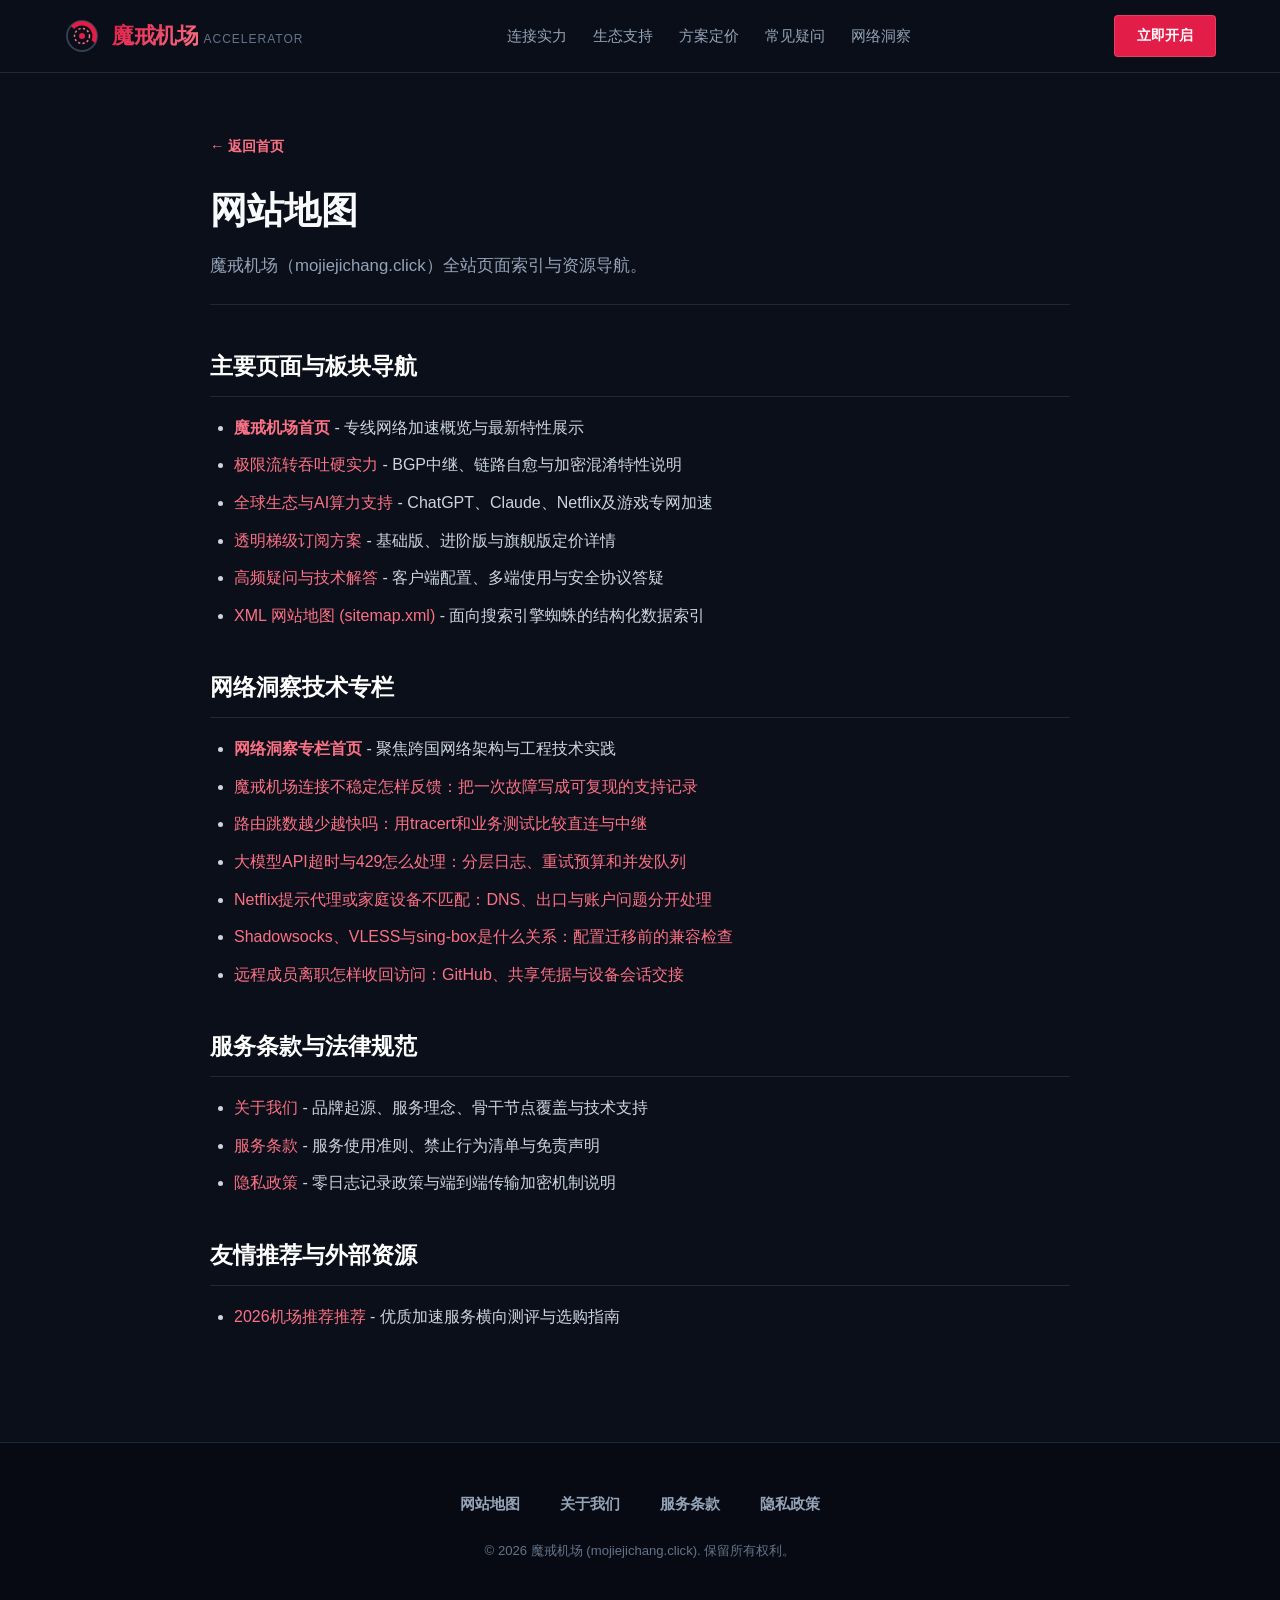
<file: sitemap.html>
<!DOCTYPE html>

<html lang="zh-CN">
<head>
<meta charset="utf-8"/>
<meta content="width=device-width, initial-scale=1.0" name="viewport"/>
<title>网站地图 - 魔戒机场</title>
<meta content="魔戒机场网站结构与导航地图，包含核心专线服务、方案定价、网络洞察技术专栏与法律合规条款。" name="description"/>
<link href="style.css" rel="stylesheet"/>
</head>
<body>
<header class="site-header">
<div class="container">
<nav class="nav-wrap">
<a class="logo-group" href="index.html">
<svg class="logo-ring-svg" fill="none" viewbox="0 0 48 48" xmlns="http://www.w3.org/2000/svg">
<circle cx="24" cy="24" r="20" stroke="#334155" stroke-width="2.5"></circle>
<path d="M24 4C35.0457 4 44 12.9543 44 24C44 27.5 43.1 30.8 41.5 33.6L36.8 29.5C37.6 27.8 38 25.9 38 24C38 16.268 31.732 10 24 10C19.8 10 16 11.8 13.4 14.8L9.2 10.6C12.9 6.5 18.1 4 24 4Z" fill="#E11D48"></path>
<circle cx="24" cy="24" r="10" stroke="#FB7185" stroke-dasharray="3 3" stroke-width="2"></circle>
<circle cx="24" cy="24" fill="#E11D48" r="4"></circle>
</svg>
<div>
<span class="logo-text">魔戒机场</span>
<span class="logo-sub">ACCELERATOR</span>
</div>
</a>
<ul class="nav-links">
<li><a href="index.html#features">连接实力</a></li>
<li><a href="index.html#ecosystem">生态支持</a></li>
<li><a href="index.html#pricing">方案定价</a></li>
<li><a href="index.html#faq">常见疑问</a></li>
<li><a href="insights.html">网络洞察</a></li>
</ul>
<a class="header-cta-btn" href="https://ww012.twilightaff.com/#/?code=A56DH1Af" rel="nofollow" target="_blank">
          立即开启
        </a>
</nav>
</div>
</header>
<main class="container">
<div class="subpage-wrap">
<a class="back-home-link" href="index.html">← 返回首页</a>
<div class="subpage-header">
<h1 class="subpage-title">网站地图</h1>
<p class="subpage-desc">魔戒机场（mojiejichang.click）全站页面索引与资源导航。</p>
</div>
<div class="article-content">
<h2>主要页面与板块导航</h2>
<ul>
<li><a href="index.html" style="color: #fb7185; font-weight: 700;">魔戒机场首页</a> - 专线网络加速概览与最新特性展示</li>
<li><a href="index.html#features" style="color: #fb7185;">极限流转吞吐硬实力</a> - BGP中继、链路自愈与加密混淆特性说明</li>
<li><a href="index.html#ecosystem" style="color: #fb7185;">全球生态与AI算力支持</a> - ChatGPT、Claude、Netflix及游戏专网加速</li>
<li><a href="index.html#pricing" style="color: #fb7185;">透明梯级订阅方案</a> - 基础版、进阶版与旗舰版定价详情</li>
<li><a href="index.html#faq" style="color: #fb7185;">高频疑问与技术解答</a> - 客户端配置、多端使用与安全协议答疑</li>
<li><a href="sitemap.xml" style="color: #fb7185;" target="_blank">XML 网站地图 (sitemap.xml)</a> - 面向搜索引擎蜘蛛的结构化数据索引</li>
</ul>
<h2>网络洞察技术专栏</h2>
<ul>
<li><a href="insights.html" style="color: #fb7185; font-weight: 700;">网络洞察专栏首页</a> - 聚焦跨国网络架构与工程技术实践</li>
<li><a href="mojie-speed-benchmarks.html" style="color: #fb7185;">魔戒机场连接不稳定怎样反馈：把一次故障写成可复现的支持记录</a></li>
<li><a href="bgp-transit-vs-direct-route.html" style="color: #fb7185;">路由跳数越少越快吗：用tracert和业务测试比较直连与中继</a></li>
<li><a href="ai-api-gateway-acceleration.html" style="color: #fb7185;">大模型API超时与429怎么处理：分层日志、重试预算和并发队列</a></li>
<li><a href="streaming-unlock-dns-mechanics.html" style="color: #fb7185;">Netflix提示代理或家庭设备不匹配：DNS、出口与账户问题分开处理</a></li>
<li><a href="protocol-obfuscation-evolution.html" style="color: #fb7185;">Shadowsocks、VLESS与sing-box是什么关系：配置迁移前的兼容检查</a></li>
<li><a href="cross-border-team-network-security.html" style="color: #fb7185;">远程成员离职怎样收回访问：GitHub、共享凭据与设备会话交接</a></li>
</ul>
<h2>服务条款与法律规范</h2>
<ul>
<li><a href="about.html" style="color: #fb7185;">关于我们</a> - 品牌起源、服务理念、骨干节点覆盖与技术支持</li>
<li><a href="terms.html" style="color: #fb7185;">服务条款</a> - 服务使用准则、禁止行为清单与免责声明</li>
<li><a href="privacy.html" style="color: #fb7185;">隐私政策</a> - 零日志记录政策与端到端传输加密机制说明</li>
</ul>
<h2>友情推荐与外部资源</h2>
<ul>
<li><a href="https://dajichang.mom/" style="color: #fb7185;" target="_blank">2026机场推荐推荐</a> - 优质加速服务横向测评与选购指南</li>
</ul>
</div>
</div>
</main>
<footer class="site-footer">
<div class="container">
<ul class="footer-nav">
<li><a href="sitemap.html">网站地图</a></li>
<li><a href="about.html">关于我们</a></li>
<li><a href="terms.html">服务条款</a></li>
<li><a href="privacy.html">隐私政策</a></li>
</ul>
<p class="footer-copy">© 2026 魔戒机场 (mojiejichang.click). 保留所有权利。</p>
</div>
</footer>
</body>
</html>
</file>
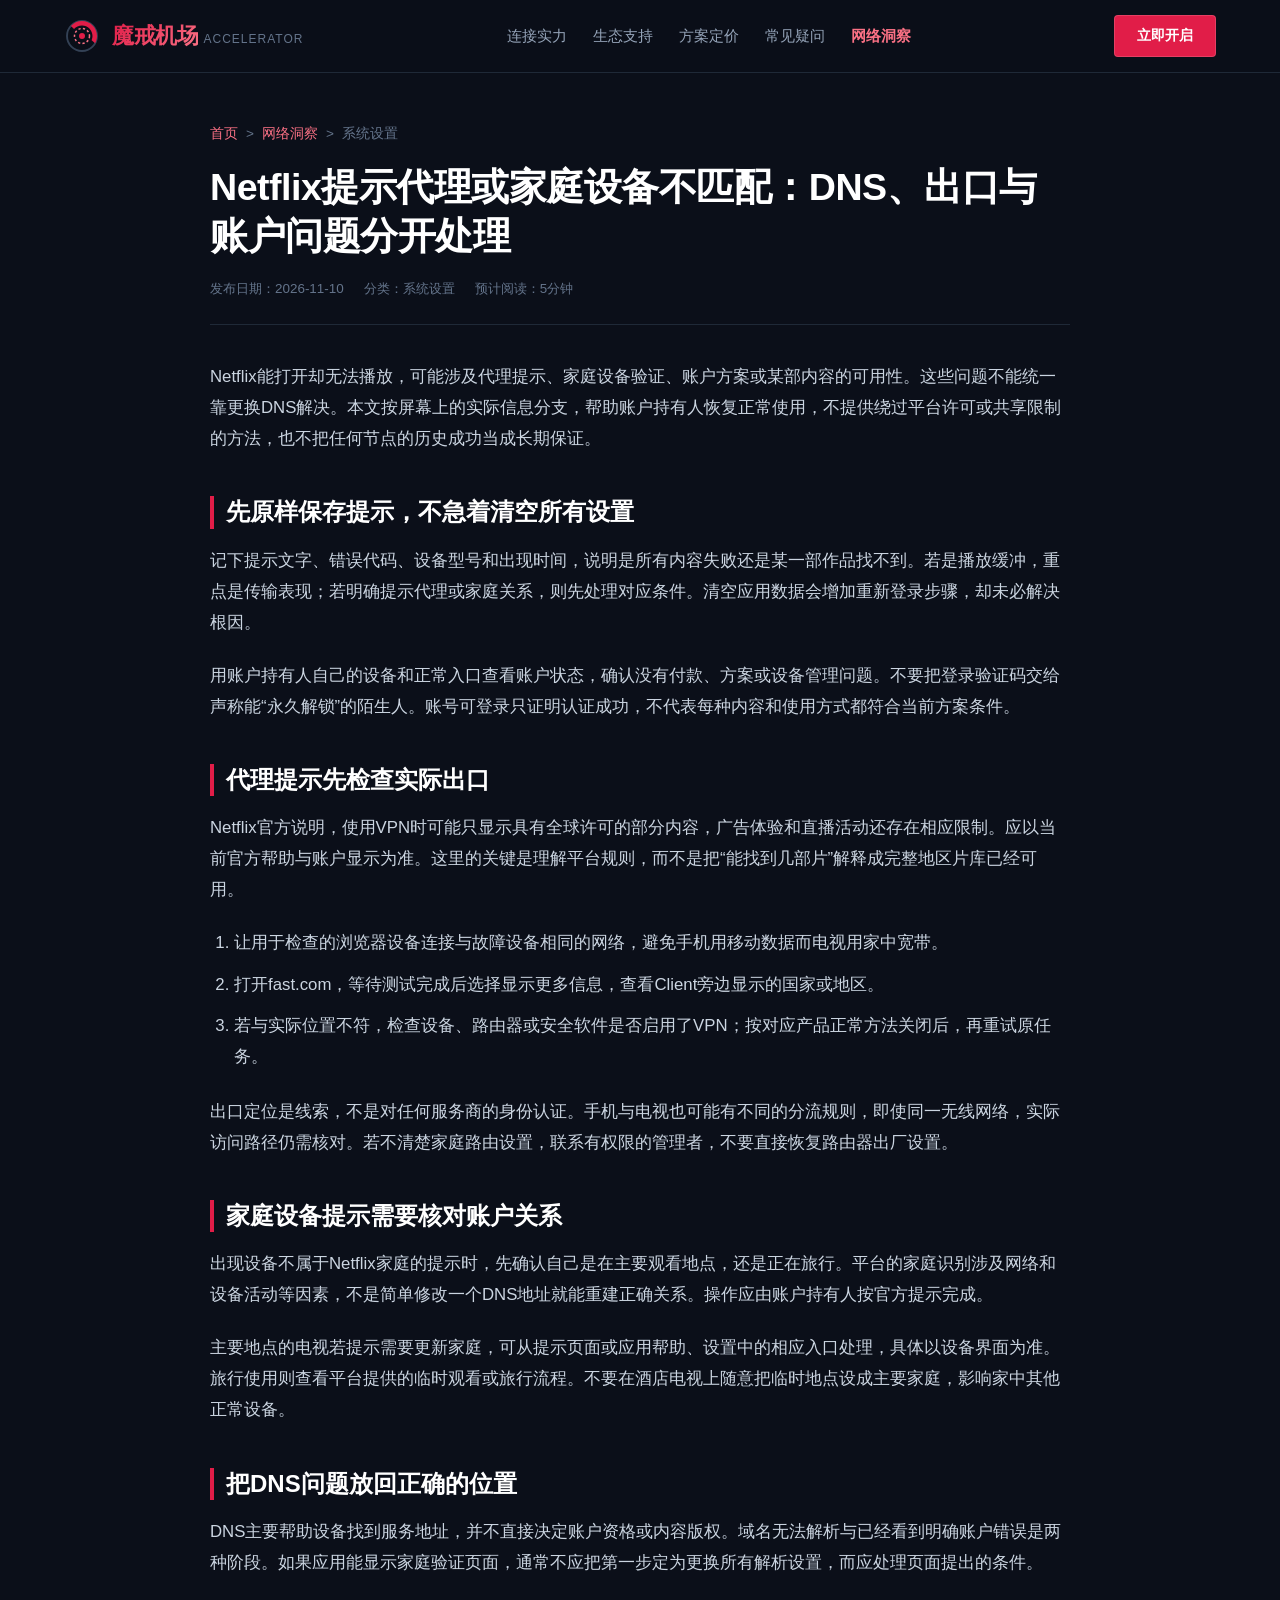
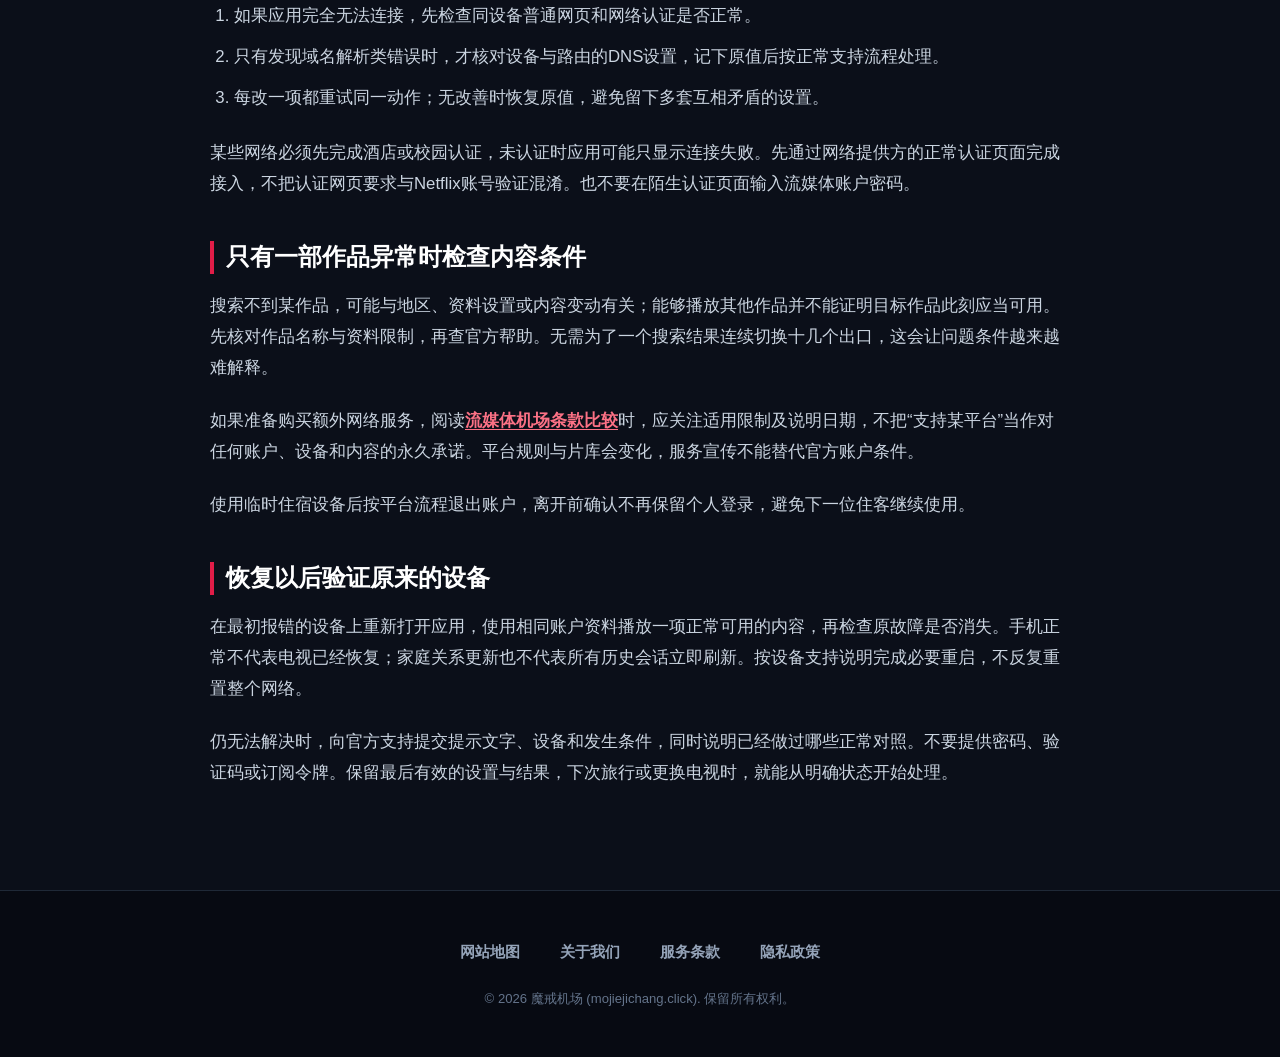
<file: streaming-unlock-dns-mechanics.html>
<!DOCTYPE html>

<html lang="zh-CN">
<head>
<meta charset="utf-8"/>
<meta content="width=device-width, initial-scale=1.0" name="viewport"/>
<title>Netflix提示代理或家庭设备不匹配：DNS、出口与账户问题分开处理</title>
<meta content="根据Netflix官方帮助区分代理提示、旅行使用和家庭验证，利用同网络检查缩小范围，避免频繁改DNS与重置账户。" name="description"/>
<link href="style.css" rel="stylesheet"/>
</head>
<body>
<!-- 顶部导航 -->
<header class="site-header">
<div class="container">
<nav class="nav-wrap">
<a class="logo-group" href="index.html">
<svg class="logo-ring-svg" fill="none" viewbox="0 0 48 48" xmlns="http://www.w3.org/2000/svg">
<circle cx="24" cy="24" r="20" stroke="#334155" stroke-width="2.5"></circle>
<path d="M24 4C35.0457 4 44 12.9543 44 24C44 27.5 43.1 30.8 41.5 33.6L36.8 29.5C37.6 27.8 38 25.9 38 24C38 16.268 31.732 10 24 10C19.8 10 16 11.8 13.4 14.8L9.2 10.6C12.9 6.5 18.1 4 24 4Z" fill="#E11D48"></path>
<circle cx="24" cy="24" r="10" stroke="#FB7185" stroke-dasharray="3 3" stroke-width="2"></circle>
<circle cx="24" cy="24" fill="#E11D48" r="4"></circle>
</svg>
<div>
<span class="logo-text">魔戒机场</span>
<span class="logo-sub">ACCELERATOR</span>
</div>
</a>
<ul class="nav-links">
<li><a href="index.html#features">连接实力</a></li>
<li><a href="index.html#ecosystem">生态支持</a></li>
<li><a href="index.html#pricing">方案定价</a></li>
<li><a href="index.html#faq">常见疑问</a></li>
<li><a class="active" href="insights.html">网络洞察</a></li>
</ul>
<a class="header-cta-btn" href="https://ww012.twilightaff.com/#/?code=A56DH1Af" rel="nofollow" target="_blank">
          立即开启
        </a>
</nav>
</div>
</header>
<!-- 文章正文区域 -->
<main class="container">
<article class="article-page-wrap">
<div class="article-header">
<div class="breadcrumb-trail">
<a href="index.html">首页</a> &gt; <a href="insights.html">网络洞察</a> &gt; <span>系统设置</span>
</div>
<h1 class="article-main-title">Netflix提示代理或家庭设备不匹配：DNS、出口与账户问题分开处理</h1>
<div class="article-meta-bar">
<span>发布日期：2026-11-10</span> <span>分类：系统设置</span> <span>预计阅读：5分钟</span>
</div>
</div>
<div class="article-body"><div data-swc-article-body="2026-11-16"><p>Netflix能打开却无法播放，可能涉及代理提示、家庭设备验证、账户方案或某部内容的可用性。这些问题不能统一靠更换DNS解决。本文按屏幕上的实际信息分支，帮助账户持有人恢复正常使用，不提供绕过平台许可或共享限制的方法，也不把任何节点的历史成功当成长期保证。</p>
<h2>先原样保存提示，不急着清空所有设置</h2>
<p>记下提示文字、错误代码、设备型号和出现时间，说明是所有内容失败还是某一部作品找不到。若是播放缓冲，重点是传输表现；若明确提示代理或家庭关系，则先处理对应条件。清空应用数据会增加重新登录步骤，却未必解决根因。</p>
<p>用账户持有人自己的设备和正常入口查看账户状态，确认没有付款、方案或设备管理问题。不要把登录验证码交给声称能“永久解锁”的陌生人。账号可登录只证明认证成功，不代表每种内容和使用方式都符合当前方案条件。</p>
<h2>代理提示先检查实际出口</h2>
<p>Netflix官方说明，使用VPN时可能只显示具有全球许可的部分内容，广告体验和直播活动还存在相应限制。应以当前官方帮助与账户显示为准。这里的关键是理解平台规则，而不是把“能找到几部片”解释成完整地区片库已经可用。</p>
<ol><li>让用于检查的浏览器设备连接与故障设备相同的网络，避免手机用移动数据而电视用家中宽带。</li><li>打开fast.com，等待测试完成后选择显示更多信息，查看Client旁边显示的国家或地区。</li><li>若与实际位置不符，检查设备、路由器或安全软件是否启用了VPN；按对应产品正常方法关闭后，再重试原任务。</li></ol>
<p>出口定位是线索，不是对任何服务商的身份认证。手机与电视也可能有不同的分流规则，即使同一无线网络，实际访问路径仍需核对。若不清楚家庭路由设置，联系有权限的管理者，不要直接恢复路由器出厂设置。</p>
<h2>家庭设备提示需要核对账户关系</h2>
<p>出现设备不属于Netflix家庭的提示时，先确认自己是在主要观看地点，还是正在旅行。平台的家庭识别涉及网络和设备活动等因素，不是简单修改一个DNS地址就能重建正确关系。操作应由账户持有人按官方提示完成。</p>
<p>主要地点的电视若提示需要更新家庭，可从提示页面或应用帮助、设置中的相应入口处理，具体以设备界面为准。旅行使用则查看平台提供的临时观看或旅行流程。不要在酒店电视上随意把临时地点设成主要家庭，影响家中其他正常设备。</p>
<h2>把DNS问题放回正确的位置</h2>
<p>DNS主要帮助设备找到服务地址，并不直接决定账户资格或内容版权。域名无法解析与已经看到明确账户错误是两种阶段。如果应用能显示家庭验证页面，通常不应把第一步定为更换所有解析设置，而应处理页面提出的条件。</p>
<ol><li>如果应用完全无法连接，先检查同设备普通网页和网络认证是否正常。</li><li>只有发现域名解析类错误时，才核对设备与路由的DNS设置，记下原值后按正常支持流程处理。</li><li>每改一项都重试同一动作；无改善时恢复原值，避免留下多套互相矛盾的设置。</li></ol>
<p>某些网络必须先完成酒店或校园认证，未认证时应用可能只显示连接失败。先通过网络提供方的正常认证页面完成接入，不把认证网页要求与Netflix账号验证混淆。也不要在陌生认证页面输入流媒体账户密码。</p>
<h2>只有一部作品异常时检查内容条件</h2>
<p>搜索不到某作品，可能与地区、资料设置或内容变动有关；能够播放其他作品并不能证明目标作品此刻应当可用。先核对作品名称与资料限制，再查官方帮助。无需为了一个搜索结果连续切换十几个出口，这会让问题条件越来越难解释。</p>
<p>如果准备购买额外网络服务，阅读<a href="https://dajichang.mom/">流媒体机场条款比较</a>时，应关注适用限制及说明日期，不把“支持某平台”当作对任何账户、设备和内容的永久承诺。平台规则与片库会变化，服务宣传不能替代官方账户条件。</p>
<p>使用临时住宿设备后按平台流程退出账户，离开前确认不再保留个人登录，避免下一位住客继续使用。</p><h2>恢复以后验证原来的设备</h2>
<p>在最初报错的设备上重新打开应用，使用相同账户资料播放一项正常可用的内容，再检查原故障是否消失。手机正常不代表电视已经恢复；家庭关系更新也不代表所有历史会话立即刷新。按设备支持说明完成必要重启，不反复重置整个网络。</p>
<p>仍无法解决时，向官方支持提交提示文字、设备和发生条件，同时说明已经做过哪些正常对照。不要提供密码、验证码或订阅令牌。保留最后有效的设置与结果，下次旅行或更换电视时，就能从明确状态开始处理。</p></div></div>
</article>
</main>
<!-- 页脚 -->
<footer class="site-footer">
<div class="container">
<ul class="footer-nav">
<li><a href="sitemap.html">网站地图</a></li>
<li><a href="about.html">关于我们</a></li>
<li><a href="terms.html">服务条款</a></li>
<li><a href="privacy.html">隐私政策</a></li>
</ul>
<p class="footer-copy">© 2026 魔戒机场 (mojiejichang.click). 保留所有权利。</p>
</div>
</footer>
</body>
</html>
</file>
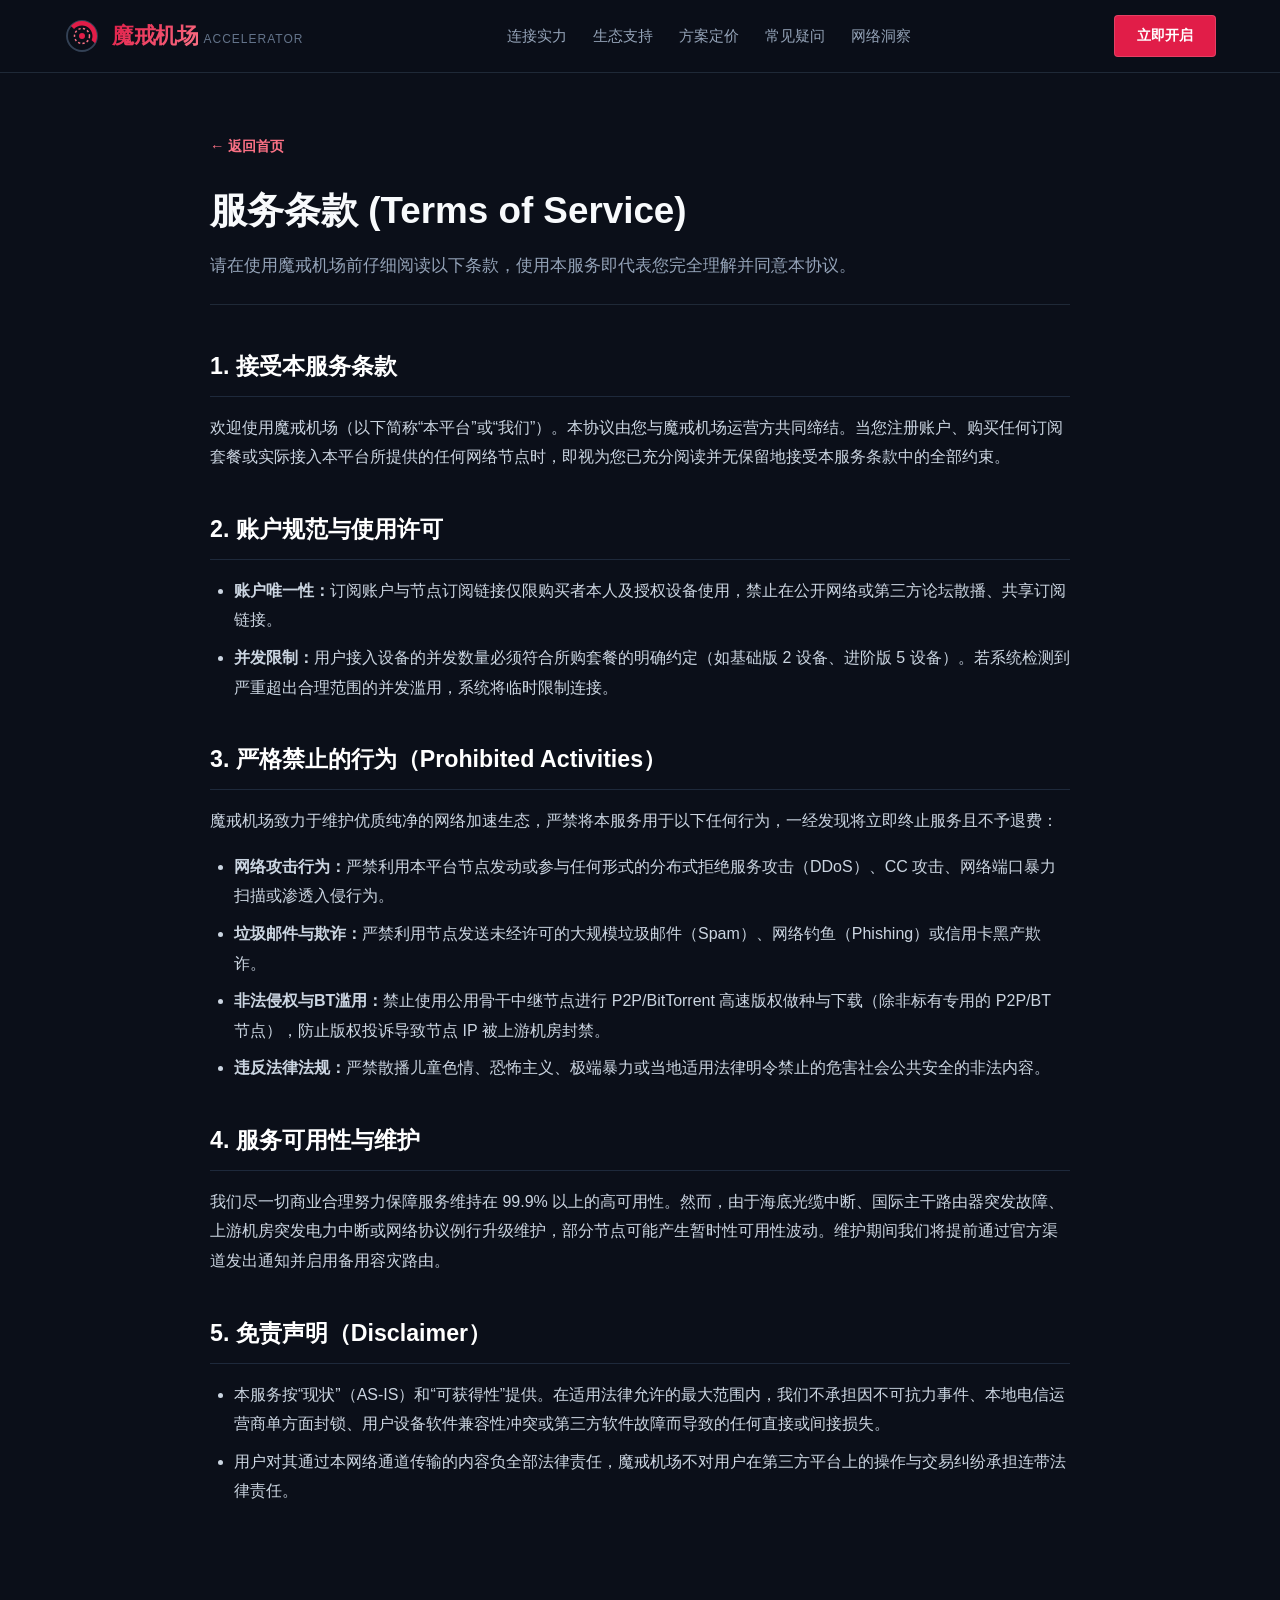
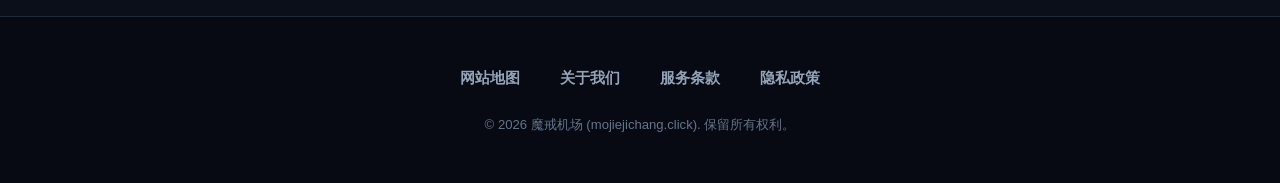
<file: terms.html>
<!DOCTYPE html>
<html lang="zh-CN">
<head>
  <meta charset="UTF-8">
  <meta name="viewport" content="width=device-width, initial-scale=1.0">
  <title>服务条款 - 魔戒机场</title>
  <meta name="description" content="魔戒机场服务条款协议，包含用户守则、禁止滥用行为规定、服务中断处置与平台免责声明。">
  <link rel="stylesheet" href="style.css">
</head>
<body>

  <header class="site-header">
    <div class="container">
      <nav class="nav-wrap">
        <a href="index.html" class="logo-group">
          <svg class="logo-ring-svg" viewBox="0 0 48 48" fill="none" xmlns="http://www.w3.org/2000/svg">
            <circle cx="24" cy="24" r="20" stroke="#334155" stroke-width="2.5"/>
            <path d="M24 4C35.0457 4 44 12.9543 44 24C44 27.5 43.1 30.8 41.5 33.6L36.8 29.5C37.6 27.8 38 25.9 38 24C38 16.268 31.732 10 24 10C19.8 10 16 11.8 13.4 14.8L9.2 10.6C12.9 6.5 18.1 4 24 4Z" fill="#E11D48"/>
            <circle cx="24" cy="24" r="10" stroke="#FB7185" stroke-width="2" stroke-dasharray="3 3"/>
            <circle cx="24" cy="24" r="4" fill="#E11D48"/>
          </svg>
          <div>
            <span class="logo-text">魔戒机场</span>
            <span class="logo-sub">ACCELERATOR</span>
          </div>
        </a>

        <ul class="nav-links">
          <li><a href="index.html#features">连接实力</a></li>
          <li><a href="index.html#ecosystem">生态支持</a></li>
          <li><a href="index.html#pricing">方案定价</a></li>
          <li><a href="index.html#faq">常见疑问</a></li>
          <li><a href="insights.html">网络洞察</a></li>
        </ul>

        <a href="https://ww012.twilightaff.com/#/?code=A56DH1Af" target="_blank" rel="nofollow" class="header-cta-btn">
          立即开启
        </a>
      </nav>
    </div>
  </header>

  <main class="container">
    <div class="subpage-wrap">
      <a href="index.html" class="back-home-link">← 返回首页</a>
      <div class="subpage-header">
        <h1 class="subpage-title">服务条款 (Terms of Service)</h1>
        <p class="subpage-desc">请在使用魔戒机场前仔细阅读以下条款，使用本服务即代表您完全理解并同意本协议。</p>
      </div>

      <div class="article-content">
        <h2>1. 接受本服务条款</h2>
        <p>
          欢迎使用魔戒机场（以下简称“本平台”或“我们”）。本协议由您与魔戒机场运营方共同缔结。当您注册账户、购买任何订阅套餐或实际接入本平台所提供的任何网络节点时，即视为您已充分阅读并无保留地接受本服务条款中的全部约束。
        </p>

        <h2>2. 账户规范与使用许可</h2>
        <ul>
          <li><strong>账户唯一性：</strong>订阅账户与节点订阅链接仅限购买者本人及授权设备使用，禁止在公开网络或第三方论坛散播、共享订阅链接。</li>
          <li><strong>并发限制：</strong>用户接入设备的并发数量必须符合所购套餐的明确约定（如基础版 2 设备、进阶版 5 设备）。若系统检测到严重超出合理范围的并发滥用，系统将临时限制连接。</li>
        </ul>

        <h2>3. 严格禁止的行为（Prohibited Activities）</h2>
        <p>
          魔戒机场致力于维护优质纯净的网络加速生态，严禁将本服务用于以下任何行为，一经发现将立即终止服务且不予退费：
        </p>
        <ul>
          <li><strong>网络攻击行为：</strong>严禁利用本平台节点发动或参与任何形式的分布式拒绝服务攻击（DDoS）、CC 攻击、网络端口暴力扫描或渗透入侵行为。</li>
          <li><strong>垃圾邮件与欺诈：</strong>严禁利用节点发送未经许可的大规模垃圾邮件（Spam）、网络钓鱼（Phishing）或信用卡黑产欺诈。</li>
          <li><strong>非法侵权与BT滥用：</strong>禁止使用公用骨干中继节点进行 P2P/BitTorrent 高速版权做种与下载（除非标有专用的 P2P/BT 节点），防止版权投诉导致节点 IP 被上游机房封禁。</li>
          <li><strong>违反法律法规：</strong>严禁散播儿童色情、恐怖主义、极端暴力或当地适用法律明令禁止的危害社会公共安全的非法内容。</li>
        </ul>

        <h2>4. 服务可用性与维护</h2>
        <p>
          我们尽一切商业合理努力保障服务维持在 99.9% 以上的高可用性。然而，由于海底光缆中断、国际主干路由器突发故障、上游机房突发电力中断或网络协议例行升级维护，部分节点可能产生暂时性可用性波动。维护期间我们将提前通过官方渠道发出通知并启用备用容灾路由。
        </p>

        <h2>5. 免责声明（Disclaimer）</h2>
        <ul>
          <li>本服务按“现状”（AS-IS）和“可获得性”提供。在适用法律允许的最大范围内，我们不承担因不可抗力事件、本地电信运营商单方面封锁、用户设备软件兼容性冲突或第三方软件故障而导致的任何直接或间接损失。</li>
          <li>用户对其通过本网络通道传输的内容负全部法律责任，魔戒机场不对用户在第三方平台上的操作与交易纠纷承担连带法律责任。</li>
        </ul>
      </div>
    </div>
  </main>

  <footer class="site-footer">
    <div class="container">
      <ul class="footer-nav">
        <li><a href="sitemap.html">网站地图</a></li>
        <li><a href="about.html">关于我们</a></li>
        <li><a href="terms.html">服务条款</a></li>
        <li><a href="privacy.html">隐私政策</a></li>
      </ul>
      <p class="footer-copy">© 2026 魔戒机场 (mojiejichang.click). 保留所有权利。</p>
    </div>
  </footer>

</body>
</html>
</file>
<file: style.css>
/* ==========================================================================
   mojiejichang.click - Kinetic Razor Ring Theme
   High-performance Native CSS (< 20KB, Zero external dependencies)
   ========================================================================== */

:root {
  --bg-main: #0b0f19;
  --bg-card: #111827;
  --bg-card-hover: #162238;
  --bg-surface: #1e293b;
  --accent-crimson: #e11d48;
  --accent-coral: #fb7185;
  --accent-glow: rgba(225, 29, 72, 0.25);
  --text-main: #f8fafc;
  --text-muted: #94a3b8;
  --text-dim: #64748b;
  --border-line: #1f2937;
  --border-active: #e11d48;
  --ring-gradient: linear-gradient(135deg, #e11d48 0%, #fb7185 100%);
  --font-stack: -apple-system, BlinkMacSystemFont, "Segoe UI", Roboto, "PingFang SC", "Hiragino Sans GB", "Microsoft YaHei", sans-serif;
}

*, *::before, *::after {
  box-sizing: border-box;
  margin: 0;
  padding: 0;
}

html {
  scroll-behavior: smooth;
  font-size: 16px;
  background-color: var(--bg-main);
}

body {
  font-family: var(--font-stack);
  background-color: var(--bg-main);
  color: var(--text-main);
  line-height: 1.6;
  -webkit-font-smoothing: antialiased;
  -moz-osx-font-smoothing: grayscale;
  overflow-x: hidden;
}

/* Hyperlinks base rule: Accent color, same before and after visit */
a, a:visited {
  color: var(--accent-coral);
  text-decoration: none;
  transition: color 0.15s ease, border-color 0.15s ease;
}

a:hover {
  color: #ffffff;
}

img, svg {
  display: block;
}

.container {
  width: 100%;
  max-width: 1200px;
  margin: 0 auto;
  padding: 0 24px;
}

/* ----------------- Header & Nav ----------------- */
.site-header {
  position: sticky;
  top: 0;
  z-index: 100;
  background: rgba(11, 15, 25, 0.95);
  border-bottom: 1px solid var(--border-line);
}

.nav-wrap {
  display: flex;
  align-items: center;
  justify-content: space-between;
  height: 72px;
}

.logo-group, .logo-group:visited {
  display: flex;
  align-items: center;
  gap: 12px;
  font-size: 1.35rem;
  font-weight: 800;
  letter-spacing: -0.5px;
  color: #fff;
}

.logo-ring-svg {
  width: 36px;
  height: 36px;
}

.logo-text {
  background: var(--ring-gradient);
  -webkit-background-clip: text;
  -webkit-text-fill-color: transparent;
  font-weight: 900;
}

.logo-sub {
  font-size: 0.75rem;
  color: var(--text-dim);
  font-weight: 500;
  text-transform: uppercase;
  letter-spacing: 1px;
}

.nav-links {
  display: flex;
  align-items: center;
  gap: 26px;
  list-style: none;
}

.nav-links a, .nav-links a:visited {
  color: var(--text-muted);
  font-size: 0.95rem;
  font-weight: 500;
  transition: color 0.15s ease;
}

.nav-links a:hover {
  color: var(--accent-coral);
}

.nav-links a.active {
  color: var(--accent-coral);
  font-weight: 700;
}

.header-cta-btn, .header-cta-btn:visited {
  display: inline-flex;
  align-items: center;
  justify-content: center;
  height: 42px;
  padding: 0 22px;
  font-size: 0.9rem;
  font-weight: 700;
  color: #fff;
  background: var(--accent-crimson);
  border-radius: 4px;
  border: 1px solid rgba(255, 255, 255, 0.15);
  transition: all 0.2s ease;
}

.header-cta-btn:hover {
  background: #f43f5e;
  color: #fff;
  box-shadow: 0 0 16px var(--accent-glow);
}

/* ----------------- Hero Section ----------------- */
.hero-section {
  padding: 70px 0 60px;
  position: relative;
  border-bottom: 1px solid var(--border-line);
  background: radial-gradient(circle at 80% 20%, rgba(225, 29, 72, 0.08) 0%, transparent 60%);
}

.hero-grid {
  display: grid;
  grid-template-columns: 1.15fr 0.85fr;
  gap: 48px;
  align-items: center;
}

.hero-pill {
  display: inline-flex;
  align-items: center;
  gap: 8px;
  padding: 6px 14px;
  background: rgba(225, 29, 72, 0.12);
  border: 1px solid rgba(225, 29, 72, 0.35);
  border-radius: 999px;
  font-size: 0.82rem;
  font-weight: 700;
  color: var(--accent-coral);
  margin-bottom: 20px;
}

.pill-dot {
  width: 8px;
  height: 8px;
  border-radius: 50%;
  background: #10b981;
  box-shadow: 0 0 8px #10b981;
}

.hero-title {
  font-size: 2.85rem;
  line-height: 1.18;
  font-weight: 900;
  letter-spacing: -1px;
  margin-bottom: 20px;
}

.hero-title .highlight {
  color: var(--accent-coral);
}

.hero-subtitle {
  font-size: 1.12rem;
  line-height: 1.7;
  color: var(--text-muted);
  margin-bottom: 34px;
  max-width: 580px;
}

.hero-cta-group {
  display: flex;
  align-items: center;
  flex-wrap: wrap;
  gap: 16px;
  margin-bottom: 30px;
}

.btn-primary, .btn-primary:visited {
  display: inline-flex;
  align-items: center;
  justify-content: center;
  height: 50px;
  padding: 0 28px;
  font-size: 1rem;
  font-weight: 700;
  color: #fff;
  background: var(--accent-crimson);
  border: 1px solid rgba(255, 255, 255, 0.2);
  border-radius: 4px;
  transition: all 0.2s ease;
}

.btn-primary:hover {
  background: #f43f5e;
  color: #fff;
  box-shadow: 0 0 20px var(--accent-glow);
  transform: translateY(-1px);
}

.btn-secondary, .btn-secondary:visited {
  display: inline-flex;
  align-items: center;
  justify-content: center;
  height: 50px;
  padding: 0 24px;
  font-size: 0.98rem;
  font-weight: 700;
  color: #f1f5f9;
  background: #1f2937;
  border: 1px solid #374151;
  border-radius: 4px;
  transition: all 0.2s ease;
}

.btn-secondary:hover {
  background: #374151;
  color: #fff;
  border-color: #4b5563;
  transform: translateY(-1px);
}

.hero-meta-badges {
  display: flex;
  gap: 20px;
  font-size: 0.85rem;
  color: var(--text-dim);
}

.meta-item {
  display: flex;
  align-items: center;
  gap: 6px;
}

/* Hero Right Gauge Display */
.hero-gauge-box {
  background: var(--bg-card);
  border: 1px solid var(--border-line);
  border-radius: 6px;
  padding: 32px;
  position: relative;
  box-shadow: 6px 6px 0px #030712;
}

.gauge-header {
  display: flex;
  justify-content: space-between;
  align-items: center;
  margin-bottom: 24px;
  padding-bottom: 16px;
  border-bottom: 1px solid var(--border-line);
}

.gauge-title {
  font-size: 0.88rem;
  font-weight: 700;
  text-transform: uppercase;
  color: var(--accent-coral);
  letter-spacing: 0.5px;
}

.gauge-live {
  display: flex;
  align-items: center;
  gap: 6px;
  font-size: 0.78rem;
  color: #10b981;
  font-weight: 700;
}

.gauge-live-dot {
  width: 6px;
  height: 6px;
  background: #10b981;
  border-radius: 50%;
}

.gauge-stat-grid {
  display: grid;
  grid-template-columns: 1fr 1fr;
  gap: 16px;
  margin-bottom: 24px;
}

.gauge-stat-card {
  background: var(--bg-surface);
  border: 1px solid #334155;
  border-radius: 4px;
  padding: 16px;
}

.stat-label {
  font-size: 0.78rem;
  color: var(--text-muted);
  margin-bottom: 4px;
}

.stat-val {
  font-size: 1.55rem;
  font-weight: 900;
  color: #fff;
  letter-spacing: -0.5px;
}

.stat-val.crimson {
  color: var(--accent-coral);
}

.gauge-ring-banner {
  display: flex;
  align-items: center;
  gap: 12px;
  padding: 14px;
  background: rgba(225, 29, 72, 0.08);
  border: 1px dashed rgba(225, 29, 72, 0.4);
  border-radius: 4px;
  font-size: 0.82rem;
  color: var(--text-muted);
}

.gauge-ring-banner strong {
  color: #fff;
}

/* ----------------- Section Header ----------------- */
.section-wrap {
  padding: 80px 0;
  border-bottom: 1px solid var(--border-line);
}

.section-head {
  text-align: center;
  max-width: 720px;
  margin: 0 auto 52px;
}

.section-tag {
  display: inline-block;
  font-size: 0.8rem;
  font-weight: 800;
  color: var(--accent-coral);
  letter-spacing: 1.5px;
  text-transform: uppercase;
  margin-bottom: 10px;
}

.section-title {
  font-size: 2.2rem;
  font-weight: 900;
  letter-spacing: -0.5px;
  margin-bottom: 14px;
}

.section-sub {
  font-size: 1.02rem;
  color: var(--text-muted);
  line-height: 1.7;
}

/* ----------------- Core Advantages (3 Cards) ----------------- */
.feature-grid-3 {
  display: grid;
  grid-template-columns: repeat(3, 1fr);
  gap: 28px;
}

.feature-card {
  background: var(--bg-card);
  border: 1px solid var(--border-line);
  border-radius: 4px;
  padding: 32px 26px;
  position: relative;
  transition: all 0.2s ease;
  box-shadow: 4px 4px 0px #030712;
}

.feature-card:hover {
  border-color: var(--border-active);
  transform: translateY(-2px);
  box-shadow: 6px 6px 0px rgba(225, 29, 72, 0.35);
}

.feature-icon-box {
  width: 52px;
  height: 52px;
  border-radius: 4px;
  background: rgba(225, 29, 72, 0.12);
  border: 1px solid rgba(225, 29, 72, 0.3);
  display: flex;
  align-items: center;
  justify-content: center;
  margin-bottom: 22px;
}

.feature-card-title {
  font-size: 1.22rem;
  font-weight: 800;
  margin-bottom: 12px;
}

.feature-card-desc {
  font-size: 0.92rem;
  color: var(--text-muted);
  line-height: 1.7;
  margin-bottom: 20px;
}

.feature-card-tag {
  font-size: 0.78rem;
  font-weight: 700;
  color: var(--accent-coral);
  background: rgba(225, 29, 72, 0.08);
  padding: 4px 10px;
  border-radius: 2px;
  display: inline-block;
}

/* ----------------- AI & Streaming Cards (3 Cards) ----------------- */
.ecosystem-grid-3 {
  display: grid;
  grid-template-columns: repeat(3, 1fr);
  gap: 28px;
}

.eco-card {
  background: var(--bg-card);
  border: 1px solid var(--border-line);
  border-radius: 4px;
  padding: 30px;
  display: flex;
  flex-direction: column;
  justify-content: space-between;
  box-shadow: 4px 4px 0px #030712;
}

.eco-top {
  margin-bottom: 22px;
}

.eco-badge-row {
  display: flex;
  align-items: center;
  justify-content: space-between;
  margin-bottom: 18px;
}

.eco-badge {
  font-size: 0.75rem;
  font-weight: 800;
  color: #38bdf8;
  background: rgba(56, 189, 248, 0.12);
  border: 1px solid rgba(56, 189, 248, 0.25);
  padding: 3px 8px;
  border-radius: 3px;
}

.eco-speed {
  font-size: 0.8rem;
  font-weight: 700;
  color: #10b981;
}

.eco-title {
  font-size: 1.25rem;
  font-weight: 800;
  margin-bottom: 10px;
}

.eco-desc {
  font-size: 0.9rem;
  color: var(--text-muted);
  line-height: 1.65;
}

.eco-pill-list {
  display: flex;
  flex-wrap: wrap;
  gap: 8px;
  padding-top: 16px;
  border-top: 1px solid var(--border-line);
}

.eco-pill {
  font-size: 0.78rem;
  background: var(--bg-surface);
  color: var(--text-main);
  padding: 4px 10px;
  border-radius: 2px;
  border: 1px solid #334155;
}

/* ----------------- Pricing Table (3 Tiers) ----------------- */
.pricing-grid-3 {
  display: grid;
  grid-template-columns: repeat(3, 1fr);
  gap: 28px;
  align-items: stretch;
}

.pricing-card {
  background: var(--bg-card);
  border: 1px solid var(--border-line);
  border-radius: 4px;
  padding: 36px 30px;
  display: flex;
  flex-direction: column;
  justify-content: space-between;
  position: relative;
  box-shadow: 4px 4px 0px #030712;
}

.pricing-card.featured {
  border: 2px solid var(--accent-crimson);
  background: linear-gradient(180deg, rgba(225, 29, 72, 0.08) 0%, var(--bg-card) 40%);
  transform: translateY(-8px);
  box-shadow: 8px 8px 0px #030712;
}

.pricing-ribbon {
  position: absolute;
  top: -13px;
  right: 24px;
  background: var(--accent-crimson);
  color: #fff;
  font-size: 0.75rem;
  font-weight: 800;
  padding: 4px 12px;
  border-radius: 2px;
  text-transform: uppercase;
  letter-spacing: 0.5px;
}

.pricing-header {
  margin-bottom: 24px;
}

.pricing-plan-name {
  font-size: 1.3rem;
  font-weight: 800;
  margin-bottom: 6px;
}

.pricing-plan-sub {
  font-size: 0.85rem;
  color: var(--text-dim);
}

.pricing-price-wrap {
  display: flex;
  align-items: baseline;
  gap: 4px;
  margin: 20px 0 24px;
  padding-bottom: 20px;
  border-bottom: 1px solid var(--border-line);
}

.price-symbol {
  font-size: 1.2rem;
  font-weight: 700;
  color: var(--accent-coral);
}

.price-number {
  font-size: 2.8rem;
  font-weight: 900;
  line-height: 1;
  color: #fff;
}

.price-period {
  font-size: 0.88rem;
  color: var(--text-dim);
}

.pricing-features-list {
  list-style: none;
  margin-bottom: 32px;
  display: flex;
  flex-direction: column;
  gap: 12px;
}

.pricing-item {
  display: flex;
  align-items: center;
  gap: 10px;
  font-size: 0.9rem;
  color: var(--text-muted);
}

.pricing-item .item-dot {
  width: 6px;
  height: 6px;
  border-radius: 50%;
  background: var(--accent-crimson);
  flex-shrink: 0;
}

.pricing-btn, .pricing-btn:visited {
  display: flex;
  align-items: center;
  justify-content: center;
  width: 100%;
  height: 48px;
  font-size: 0.95rem;
  font-weight: 700;
  border-radius: 4px;
  transition: all 0.2s ease;
  border: 1px solid transparent;
}

.pricing-btn-primary, .pricing-btn-primary:visited {
  background: var(--accent-crimson);
  color: #fff;
}

.pricing-btn-primary:hover {
  background: #f43f5e;
  color: #fff;
  box-shadow: 0 0 16px var(--accent-glow);
}

.pricing-btn-outline, .pricing-btn-outline:visited {
  background: transparent;
  color: #fff;
  border-color: #374151;
}

.pricing-btn-outline:hover {
  background: #1f2937;
  color: #fff;
  border-color: #4b5563;
}

/* ----------------- FAQ Section (4 items) ----------------- */
.faq-grid {
  display: grid;
  grid-template-columns: 1fr;
  gap: 16px;
  max-width: 820px;
  margin: 0 auto;
}

.faq-item {
  background: var(--bg-card);
  border: 1px solid var(--border-line);
  border-radius: 4px;
  padding: 24px;
  box-shadow: 3px 3px 0px #030712;
}

.faq-q {
  font-size: 1.1rem;
  font-weight: 800;
  color: #fff;
  margin-bottom: 12px;
  display: flex;
  align-items: center;
  gap: 10px;
}

.faq-q-badge {
  font-size: 0.78rem;
  color: var(--accent-coral);
  background: rgba(225, 29, 72, 0.15);
  padding: 2px 8px;
  border-radius: 2px;
  font-weight: 900;
}

.faq-a {
  font-size: 0.92rem;
  color: var(--text-muted);
  line-height: 1.7;
  padding-left: 36px;
}

/* ----------------- Testimonials (3 cards) ----------------- */
.testimonial-grid-3 {
  display: grid;
  grid-template-columns: repeat(3, 1fr);
  gap: 28px;
}

.test-card {
  background: var(--bg-card);
  border: 1px solid var(--border-line);
  border-radius: 4px;
  padding: 28px;
  display: flex;
  flex-direction: column;
  justify-content: space-between;
  box-shadow: 4px 4px 0px #030712;
}

.test-quote {
  font-size: 0.94rem;
  line-height: 1.7;
  color: #cbd5e1;
  margin-bottom: 24px;
}

.test-author-box {
  display: flex;
  align-items: center;
  gap: 12px;
  padding-top: 18px;
  border-top: 1px solid var(--border-line);
}

.test-avatar-ring {
  width: 42px;
  height: 42px;
  border-radius: 50%;
  border: 2px solid var(--accent-crimson);
  display: flex;
  align-items: center;
  justify-content: center;
  background: var(--bg-surface);
  font-weight: 800;
  font-size: 0.85rem;
  color: var(--accent-coral);
  flex-shrink: 0;
}

.test-author-info {
  display: flex;
  flex-direction: column;
}

.test-name {
  font-size: 0.92rem;
  font-weight: 700;
  color: #fff;
}

.test-role {
  font-size: 0.78rem;
  color: var(--text-dim);
}

/* ----------------- Footer ----------------- */
.site-footer {
  padding: 48px 0;
  background: #070a12;
  border-top: 1px solid var(--border-line);
  text-align: center;
}

.footer-nav {
  display: flex;
  align-items: center;
  justify-content: center;
  gap: 40px;
  list-style: none;
  margin-bottom: 24px;
}

.footer-nav a, .footer-nav a:visited {
  color: var(--text-muted);
  font-size: 0.95rem;
  font-weight: 600;
  transition: color 0.15s ease;
}

.footer-nav a:hover {
  color: var(--accent-coral);
}

.footer-copy {
  font-size: 0.82rem;
  color: var(--text-dim);
}

/* ----------------- Hub & Articles Listing Layout ----------------- */
.hub-intro-box {
  background: var(--bg-card);
  border: 1px solid var(--border-line);
  border-left: 4px solid var(--accent-crimson);
  padding: 24px 28px;
  margin-bottom: 40px;
  box-shadow: 4px 4px 0px #030712;
}

.hub-intro-box p {
  color: var(--text-muted);
  font-size: 1rem;
  line-height: 1.7;
}

.articles-grid {
  display: grid;
  grid-template-columns: repeat(2, 1fr);
  gap: 28px;
  margin-bottom: 60px;
}

.article-summary-card {
  background: var(--bg-card);
  border: 1px solid var(--border-line);
  border-radius: 4px;
  padding: 28px;
  display: flex;
  flex-direction: column;
  justify-content: space-between;
  box-shadow: 4px 4px 0px #030712;
  transition: all 0.2s ease;
}

.article-summary-card:hover {
  border-color: var(--accent-crimson);
  transform: translateY(-2px);
  box-shadow: 6px 6px 0px rgba(225, 29, 72, 0.25);
}

.article-card-meta {
  display: flex;
  align-items: center;
  gap: 12px;
  font-size: 0.78rem;
  color: var(--accent-coral);
  margin-bottom: 12px;
}

.meta-pill-tag {
  background: rgba(225, 29, 72, 0.12);
  padding: 2px 8px;
  border-radius: 2px;
  font-weight: 700;
}

.article-card-title {
  font-size: 1.25rem;
  font-weight: 800;
  line-height: 1.45;
  margin-bottom: 12px;
}

.article-card-title a, .article-card-title a:visited {
  color: #fff;
  transition: color 0.15s ease;
}

.article-card-title a:hover {
  color: var(--accent-coral);
}

.article-card-excerpt {
  font-size: 0.92rem;
  color: var(--text-muted);
  line-height: 1.7;
  margin-bottom: 20px;
}

.read-more-link, .read-more-link:visited {
  display: inline-flex;
  align-items: center;
  gap: 6px;
  font-size: 0.88rem;
  font-weight: 700;
  color: var(--accent-coral);
}

.read-more-link:hover {
  color: #fff;
}

/* ----------------- Single Article Detail Layout ----------------- */
.article-page-wrap {
  max-width: 860px;
  margin: 0 auto;
  padding: 50px 0 80px;
}

.article-header {
  margin-bottom: 36px;
  padding-bottom: 24px;
  border-bottom: 1px solid var(--border-line);
}

.breadcrumb-trail {
  display: flex;
  align-items: center;
  gap: 8px;
  font-size: 0.85rem;
  color: var(--text-dim);
  margin-bottom: 18px;
}

.breadcrumb-trail a, .breadcrumb-trail a:visited {
  color: var(--accent-coral);
}

.article-main-title {
  font-size: 2.35rem;
  line-height: 1.3;
  font-weight: 900;
  letter-spacing: -0.5px;
  margin-bottom: 18px;
  color: #fff;
}

.article-meta-bar {
  display: flex;
  align-items: center;
  gap: 20px;
  font-size: 0.84rem;
  color: var(--text-dim);
}

.article-meta-bar span {
  display: flex;
  align-items: center;
  gap: 6px;
}

/* Specific Article Body Styling & Hyperlinks */
.article-body {
  color: #cbd5e1;
  font-size: 1.05rem;
  line-height: 1.85;
}

.article-body p {
  margin-bottom: 22px;
}

.article-body h2 {
  font-size: 1.5rem;
  font-weight: 800;
  color: #ffffff;
  margin: 42px 0 16px;
  padding-left: 12px;
  border-left: 4px solid var(--accent-crimson);
  line-height: 1.35;
}

.article-body h3 {
  font-size: 1.22rem;
  font-weight: 700;
  color: #f1f5f9;
  margin: 28px 0 12px;
}

.article-body ul, .article-body ol {
  margin: 16px 0 24px 24px;
}

.article-body li {
  margin-bottom: 10px;
}

/* Hyperlink styling rule inside article body:
   Accent coral/crimson, same before and after visit, distinct from body, never blue/purple */
.article-body a, 
.article-body a:visited {
  color: var(--accent-coral) !important;
  font-weight: 600;
  text-decoration: underline;
  text-underline-offset: 3px;
  transition: all 0.15s ease;
}

.article-body a:hover {
  color: #ffffff !important;
  background: rgba(225, 29, 72, 0.15);
}

.article-callout {
  background: var(--bg-card);
  border: 1px solid var(--border-line);
  border-left: 4px solid var(--accent-coral);
  padding: 20px 24px;
  border-radius: 4px;
  margin: 28px 0;
  font-size: 0.96rem;
  color: #e2e8f0;
}

.article-footer-nav {
  margin-top: 50px;
  padding-top: 24px;
  border-top: 1px solid var(--border-line);
  display: flex;
  justify-content: space-between;
  align-items: center;
}

/* ----------------- Subpage (About, Terms, etc.) Layout ----------------- */
.subpage-wrap {
  padding: 60px 0 90px;
  max-width: 860px;
  margin: 0 auto;
}

.subpage-header {
  margin-bottom: 40px;
  padding-bottom: 24px;
  border-bottom: 1px solid var(--border-line);
}

.subpage-title {
  font-size: 2.3rem;
  font-weight: 900;
  margin-bottom: 12px;
}

.subpage-desc {
  font-size: 1.05rem;
  color: var(--text-muted);
}

.article-content {
  line-height: 1.85;
  color: #cbd5e1;
}

.article-content h2 {
  font-size: 1.45rem;
  font-weight: 800;
  color: #fff;
  margin: 36px 0 16px;
  padding-bottom: 8px;
  border-bottom: 1px solid #1e293b;
}

.article-content h3 {
  font-size: 1.15rem;
  font-weight: 700;
  color: #f1f5f9;
  margin: 24px 0 12px;
}

.article-content p {
  margin-bottom: 16px;
}

.article-content ul {
  margin: 12px 0 20px 24px;
}

.article-content li {
  margin-bottom: 8px;
}

.back-home-link, .back-home-link:visited {
  display: inline-flex;
  align-items: center;
  gap: 8px;
  margin-bottom: 24px;
  color: var(--accent-coral);
  font-size: 0.9rem;
  font-weight: 700;
}

/* ----------------- Mobile Responsive (@media) ----------------- */
@media (max-width: 900px) {
  .hero-grid {
    grid-template-columns: 1fr;
    gap: 40px;
  }
  .feature-grid-3,
  .ecosystem-grid-3,
  .pricing-grid-3,
  .testimonial-grid-3,
  .articles-grid {
    grid-template-columns: 1fr;
  }
  .pricing-card.featured {
    transform: none;
  }
}

@media (max-width: 640px) {
  .container {
    padding: 0 16px;
  }
  .hero-title, .article-main-title {
    font-size: 2rem;
  }
  .hero-cta-group {
    flex-direction: column;
    width: 100%;
  }
  .btn-primary, .btn-secondary {
    width: 100%;
    min-height: 48px;
  }
  .header-cta-btn {
    display: none;
  }
  .nav-links {
    gap: 14px;
    flex-wrap: wrap;
  }
  .nav-links a {
    font-size: 0.82rem;
  }
  .gauge-stat-grid {
    grid-template-columns: 1fr;
  }
  .footer-nav {
    flex-direction: column;
    gap: 16px;
  }
}
</file>
